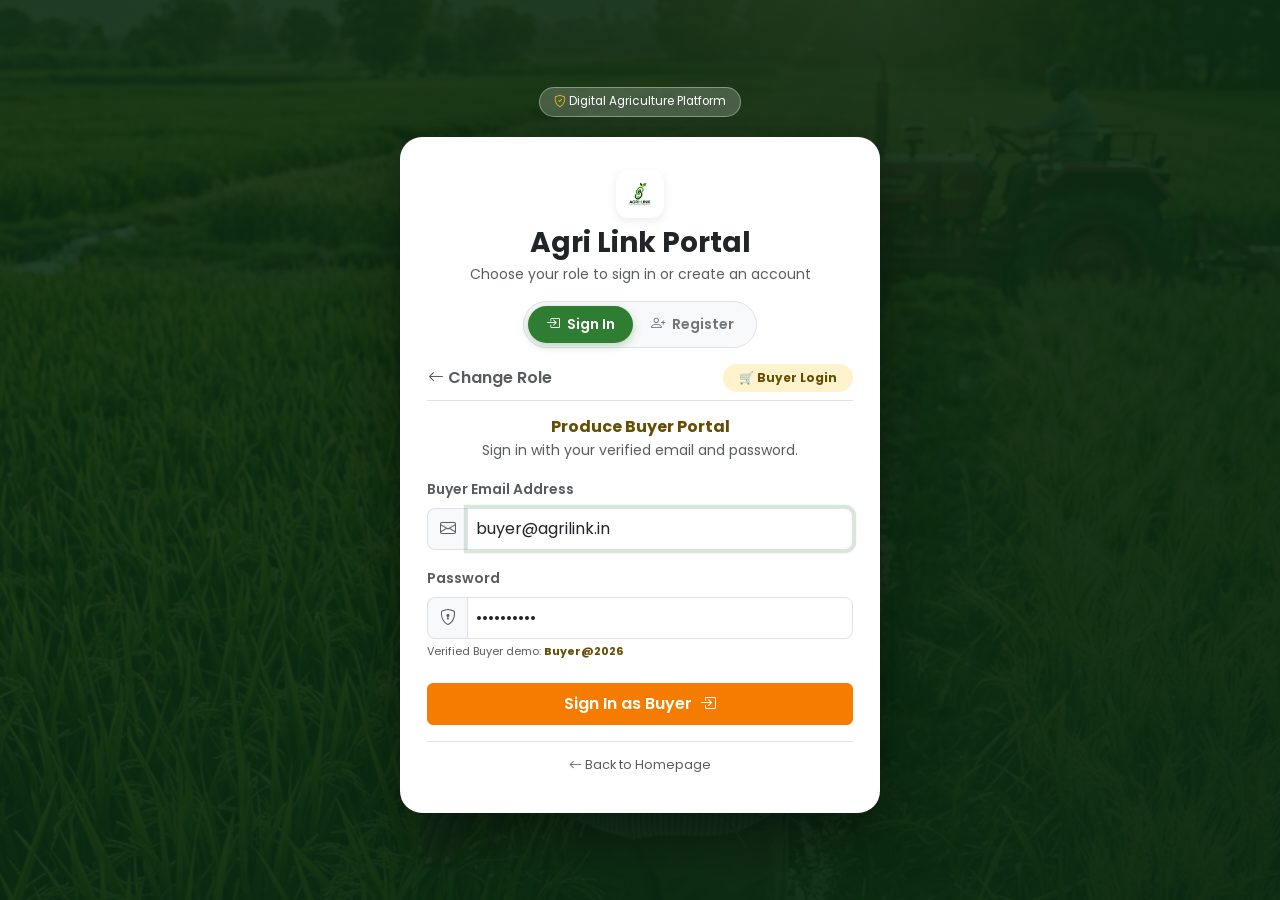
<file: frontend/buyer_dashboard.html>
<!DOCTYPE html>
<html lang="en">

<head>
    <meta charset="UTF-8">
    <meta name="viewport" content="width=device-width, initial-scale=1.0">
    <title>Buyer Dashboard — Agri Link</title>
    <meta name="description" content="Agri Link Agricultural Produce Buyer Dashboard — source fresh crops direct from verified farmers, track orders, manage payments and chats.">
    <!-- Google Fonts -->
    <link rel="preconnect" href="https://fonts.googleapis.com">
    <link rel="preconnect" href="https://fonts.gstatic.com" crossorigin>
    <link href="https://fonts.googleapis.com/css2?family=Inter:wght@400;500;600;700&family=Poppins:wght@500;600;700&display=swap" rel="stylesheet">
    <!-- Bootstrap 5 CSS -->
    <link href="https://cdn.jsdelivr.net/npm/bootstrap@5.3.2/dist/css/bootstrap.min.css" rel="stylesheet">
    <!-- Bootstrap Icons -->
    <link href="https://cdn.jsdelivr.net/npm/bootstrap-icons@1.11.2/font/bootstrap-icons.min.css" rel="stylesheet">
    <!-- Dashboard Role Badge CSS -->
    <link rel="stylesheet" href="css/role-badge.css">
    <style>
        :root {
            --primary-green: #2E7D32;
            --primary-dark: #1B5E20;
            --dark-green: #0A2A12;
            --light-green-accent: #E8F5E9;
            --accent-mint: #A5D6A7;
            --accent-yellow: #FFB300;
            --accent-orange: #F57C00;
            --light-bg: #F8F9FA;
            --card-shadow: 0 4px 16px rgba(0, 0, 0, 0.06);
            --card-shadow-hover: 0 8px 24px rgba(46, 125, 50, 0.14);
        }
        body {
            background-color: var(--light-bg);
            font-family: 'Inter', sans-serif;
            color: #2D3748;
        }
        h1, h2, h3, h4, h5, h6 {
            font-family: 'Poppins', sans-serif;
        }
        
        /* SIDEBAR */
        .sidebar {
            width: 270px;
            background-color: var(--dark-green);
            height: 100vh;
            overflow-y: auto;
            color: white;
            position: fixed;
            top: 0;
            left: 0;
            padding: 24px 16px;
            z-index: 100;
            box-shadow: 4px 0 16px rgba(0,0,0,0.15);
            display: flex;
            flex-direction: column;
        }
        .sidebar-brand {
            display: flex;
            align-items: center;
            gap: 12px;
            margin-bottom: 24px;
            padding-left: 8px;
        }
        .sidebar-brand img {
            height: 44px;
            background: white;
            padding: 4px;
            border-radius: 10px;
        }
        .sidebar-role-badge {
            display: inline-block;
            background: #FFB300;
            color: #1A202C;
            font-weight: 700;
            font-size: 0.73rem;
            letter-spacing: 0.5px;
            text-transform: uppercase;
            padding: 3px 10px;
            border-radius: 12px;
            margin-top: 4px;
            box-shadow: 0 2px 6px rgba(255, 179, 0, 0.35);
        }
        .nav-menu {
            list-style: none;
            padding: 0;
            margin: 0;
            flex-grow: 1;
        }
        .nav-item-db { margin-bottom: 3px; }
        .nav-link-db {
            color: #C8E6C9;
            display: flex;
            align-items: center;
            gap: 12px;
            padding: 11px 16px;
            border-radius: 12px;
            text-decoration: none;
            font-weight: 500;
            font-size: 0.93rem;
            transition: all 0.2s ease;
            cursor: pointer;
        }
        .nav-link-db i {
            font-size: 1.15rem;
            width: 22px;
            text-align: center;
        }
        .nav-link-db:hover {
            background-color: rgba(46, 125, 50, 0.28);
            color: white;
            transform: translateX(3px);
        }
        .nav-link-db.active {
            background-color: var(--primary-green);
            color: white;
            font-weight: 600;
            box-shadow: 0 4px 12px rgba(46, 125, 50, 0.35);
        }
        .sidebar-badge {
            font-size: 0.72rem;
            padding: 2px 8px;
            border-radius: 10px;
            margin-left: auto;
        }

        /* MAIN CONTENT AREA */
        .main-content {
            margin-left: 270px;
            padding: 28px 36px;
            min-height: 100vh;
        }
        @media (max-width: 991px) {
            .sidebar {
                transform: translateX(-100%);
                transition: transform 0.3s ease;
            }
            .sidebar.mobile-open {
                transform: translateX(0);
            }
            .main-content {
                margin-left: 0;
                padding: 16px;
            }
        }

        /* TOP BAR & WEATHER */
        .topbar-container {
            display: flex;
            justify-content: space-between;
            align-items: center;
            margin-bottom: 24px;
            flex-wrap: wrap;
            gap: 16px;
        }
        .weather-card {
            background: white;
            border-radius: 16px;
            padding: 12px 20px;
            box-shadow: var(--card-shadow);
            border: 1px solid rgba(0,0,0,0.04);
            display: flex;
            align-items: center;
            gap: 14px;
        }

        /* KPI STAT CARDS */
        .stat-card {
            background: white;
            border-radius: 16px;
            padding: 22px;
            box-shadow: var(--card-shadow);
            border: 1px solid rgba(0,0,0,0.03);
            transition: transform 0.2s ease, box-shadow 0.2s ease;
            height: 100%;
        }
        .stat-card:hover {
            transform: translateY(-3px);
            box-shadow: var(--card-shadow-hover);
        }
        .stat-icon {
            width: 48px;
            height: 48px;
            border-radius: 12px;
            display: flex;
            align-items: center;
            justify-content: center;
            font-size: 22px;
        }

        /* CROP CARDS */
        .crop-card {
            background: white;
            border-radius: 16px;
            overflow: hidden;
            border: 1px solid #EAEAEA;
            box-shadow: var(--card-shadow);
            transition: all 0.25s ease;
            display: flex;
            flex-direction: column;
            height: 100%;
            position: relative;
        }
        .crop-card:hover {
            border-color: var(--primary-green);
            transform: translateY(-4px);
            box-shadow: var(--card-shadow-hover);
        }
        .crop-img-wrapper {
            position: relative;
            height: 175px;
            overflow: hidden;
            background: #E8F5E9;
        }
        .crop-img-wrapper img {
            width: 100%;
            height: 100%;
            object-fit: cover;
            transition: transform 0.35s ease;
        }
        .crop-card:hover .crop-img-wrapper img {
            transform: scale(1.05);
        }
        .crop-badge {
            position: absolute;
            top: 12px;
            left: 12px;
            background: rgba(10, 42, 18, 0.85);
            backdrop-filter: blur(4px);
            color: white;
            font-size: 0.72rem;
            font-weight: 600;
            padding: 4px 10px;
            border-radius: 20px;
        }
        .wishlist-btn-card {
            position: absolute;
            top: 12px;
            right: 12px;
            width: 34px;
            height: 34px;
            border-radius: 50%;
            background: white;
            border: none;
            display: flex;
            align-items: center;
            justify-content: center;
            color: #718096;
            box-shadow: 0 2px 8px rgba(0,0,0,0.15);
            transition: all 0.2s ease;
            cursor: pointer;
            z-index: 2;
        }
        .wishlist-btn-card:hover {
            color: #E53E3E;
            transform: scale(1.1);
        }
        .wishlist-btn-card.active {
            color: #E53E3E;
            background: #FFF5F5;
        }
        .crop-price-tag {
            background: #E8F5E9;
            color: var(--primary-green);
            font-weight: 700;
            font-size: 1.18rem;
            padding: 4px 10px;
            border-radius: 8px;
            display: inline-block;
        }

        /* TIMELINE STEPPER FOR ORDER TRACKING */
        .order-stepper {
            display: flex;
            justify-content: space-between;
            position: relative;
            margin: 28px 0;
        }
        .order-stepper::before {
            content: '';
            position: absolute;
            top: 20px;
            left: 30px;
            right: 30px;
            height: 4px;
            background: #E2E8F0;
            z-index: 1;
        }
        .order-stepper-progress {
            position: absolute;
            top: 20px;
            left: 30px;
            height: 4px;
            background: var(--primary-green);
            z-index: 2;
            transition: width 0.4s ease;
        }
        .step-node {
            position: relative;
            z-index: 3;
            text-align: center;
            width: 120px;
        }
        .step-circle {
            width: 42px;
            height: 42px;
            border-radius: 50%;
            background: white;
            border: 3px solid #CBD5E0;
            display: flex;
            align-items: center;
            justify-content: center;
            margin: 0 auto 10px;
            font-weight: 700;
            font-size: 1rem;
            color: #718096;
            transition: all 0.25s ease;
        }
        .step-node.completed .step-circle {
            background: var(--primary-green);
            border-color: var(--primary-green);
            color: white;
        }
        .step-node.active .step-circle {
            border-color: var(--primary-green);
            color: var(--primary-green);
            box-shadow: 0 0 0 4px rgba(46, 125, 50, 0.2);
        }
        .step-title {
            font-size: 0.82rem;
            font-weight: 600;
            color: #4A5568;
            margin-bottom: 2px;
        }
        .step-time {
            font-size: 0.72rem;
            color: #A0AEC0;
        }

        /* CHAT UI */
        .chat-container {
            display: flex;
            height: calc(100vh - 200px);
            min-height: 520px;
            background: white;
            border-radius: 16px;
            box-shadow: var(--card-shadow);
            border: 1px solid #E2E8F0;
            overflow: hidden;
        }
        .chat-sidebar {
            width: 320px;
            min-width: 320px;
            background: #FAFAFA;
            border-right: 1px solid #E2E8F0;
            display: flex;
            flex-direction: column;
        }
        .chat-contact-list {
            overflow-y: auto;
            flex: 1;
        }
        .chat-contact-item {
            padding: 14px 18px;
            cursor: pointer;
            border-bottom: 1px solid #EDF2F7;
            transition: all 0.15s ease;
        }
        .chat-contact-item:hover, .chat-contact-item.active {
            background: #E8F5E9;
            border-left: 4px solid var(--primary-green);
        }
        .chat-main {
            flex: 1;
            display: flex;
            flex-direction: column;
            background: white;
        }
        .chat-messages-area {
            flex: 1;
            overflow-y: auto;
            padding: 24px;
            background: #F8FAF9;
        }

        /* DASHBOARD PANELS */
        .dashboard-panel { display: none; }
        .dashboard-panel.active { display: block; animation: fadeIn 0.2s ease-in-out; }
        @keyframes fadeIn {
            from { opacity: 0; transform: translateY(6px); }
            to { opacity: 1; transform: translateY(0); }
        }

        /* TABLE STYLES */
        .table-custom th {
            font-weight: 600;
            color: #4A5568;
            font-size: 0.82rem;
            text-transform: uppercase;
            letter-spacing: 0.5px;
            border-top: none;
            background: #F7FAFC;
        }
        .table-custom td {
            vertical-align: middle;
            font-size: 0.9rem;
        }
        
        /* STAR RATING */
        .star-rating i {
            color: #FFB300;
            font-size: 1.1rem;
        }
        .interactive-star {
            font-size: 1.8rem;
            color: #E2E8F0;
            cursor: pointer;
            transition: color 0.15s ease;
        }
        .interactive-star.active, .interactive-star:hover {
            color: #FFB300;
        }
    </style>
</head>

<body>

    <!-- ==========================================
         SIDEBAR NAVIGATION (13 ITEMS)
         ========================================== -->
    <div class="sidebar" id="buyerSidebar">
        <div class="sidebar-brand">
            <img src="images/logo.png" alt="Agri Link Logo">
            <div>
                <span class="fw-bold fs-5 d-block text-white lh-1">Agri Link</span>
                <dashboard-role-badge role="buyer">
                    <span class="sidebar-role-badge sidebar-role-badge--buyer" role="status" aria-label="BUYER DASHBOARD">
                        <span class="role-badge-icon" aria-hidden="true">🛒</span>
                        <span class="role-badge-text">BUYER DASHBOARD</span>
                    </span>
                </dashboard-role-badge>
            </div>
        </div>

        <ul class="nav-menu">
            <li class="nav-item-db">
                <a class="nav-link-db active" data-target="overview">
                    <i class="bi bi-grid-fill"></i>
                    <span>Dashboard</span>
                </a>
            </li>
            <li class="nav-item-db">
                <a class="nav-link-db" data-target="marketplace">
                    <i class="bi bi-shop"></i>
                    <span>Browse Marketplace</span>
                </a>
            </li>
            <li class="nav-item-db">
                <a class="nav-link-db" data-target="orders">
                    <i class="bi bi-bag-check-fill"></i>
                    <span>My Orders</span>
                    <span class="badge bg-success sidebar-badge" id="badge-orders-count">0</span>
                </a>
            </li>
            <li class="nav-item-db">
                <a class="nav-link-db" data-target="wishlist">
                    <i class="bi bi-heart-fill text-danger"></i>
                    <span>Wishlist</span>
                    <span class="badge bg-warning text-dark sidebar-badge" id="badge-wishlist-count">0</span>
                </a>
            </li>
            <li class="nav-item-db">
                <a class="nav-link-db" data-target="tracking">
                    <i class="bi bi-geo-alt-fill"></i>
                    <span>Order Tracking</span>
                </a>
            </li>
            <li class="nav-item-db">
                <a class="nav-link-db" data-target="payments">
                    <i class="bi bi-credit-card-fill"></i>
                    <span>Payments</span>
                </a>
            </li>
            <li class="nav-item-db">
                <a class="nav-link-db" data-target="reviews">
                    <i class="bi bi-star-fill text-warning"></i>
                    <span>Reviews</span>
                </a>
            </li>
            <li class="nav-item-db">
                <a class="nav-link-db" data-target="chat">
                    <i class="bi bi-chat-dots-fill"></i>
                    <span>Chat with Farmers</span>
                </a>
            </li>
            <li class="nav-item-db">
                <a class="nav-link-db" data-target="notifications">
                    <i class="bi bi-bell-fill"></i>
                    <span>Notifications</span>
                    <span class="badge bg-danger sidebar-badge" id="badge-notif-count">0</span>
                </a>
            </li>
            <li class="nav-item-db">
                <a class="nav-link-db" data-target="profile">
                    <i class="bi bi-person-bounding-box"></i>
                    <span>Profile</span>
                </a>
            </li>
            <li class="nav-item-db">
                <a class="nav-link-db" data-target="settings">
                    <i class="bi bi-gear-fill"></i>
                    <span>Settings</span>
                </a>
            </li>
            <li class="nav-item-db">
                <a class="nav-link-db" data-target="help">
                    <i class="bi bi-question-circle-fill"></i>
                    <span>Help & Support</span>
                </a>
            </li>
            <li class="nav-item-db mt-3 pt-2 border-top border-secondary">
                <a href="javascript:void(0)" id="buyer-logout-btn" class="nav-link-db text-danger">
                    <i class="bi bi-box-arrow-left"></i>
                    <span>Logout</span>
                </a>
            </li>
        </ul>
    </div>

    <!-- ==========================================
         MAIN DASHBOARD WORKSPACE
         ========================================== -->
    <div class="main-content">
        <!-- TOP ROW BAR -->
        <div class="topbar-container">
            <div>
                <button class="btn btn-outline-success d-lg-none me-2 rounded-circle" id="sidebarToggleBtn">
                    <i class="bi bi-list"></i>
                </button>
                <h2 class="fw-bold mb-1 text-dark" id="buyer-welcome-heading">Welcome back, Buyer 👋</h2>
                <p class="text-muted mb-0 small" id="panel-welcome-subtitle">Here is your verified farm food sourcing summary.</p>
            </div>

            <div class="d-flex align-items-center gap-3">
                <button class="btn btn-success rounded-pill px-3 py-2 fw-semibold d-none d-md-flex align-items-center gap-2 select-tab-trigger" data-target="marketplace">
                    <i class="bi bi-shop"></i> Source Crops Now
                </button>

                <div class="weather-card">
                    <div class="fs-2 text-warning" id="weather-icon"><i class="bi bi-sun-fill"></i></div>
                    <div>
                        <h5 class="fw-bold mb-0" id="weather-temp">29°C</h5>
                        <small class="text-muted" id="weather-desc">Sunny, Chennai</small>
                    </div>
                    <div class="border-start ps-3 ms-2 text-end d-none d-sm-block">
                        <p class="fw-bold mb-0 small" id="live-date">12 May 2026</p>
                        <small class="text-muted" id="live-time">10:45 AM</small>
                    </div>
                </div>
            </div>
        </div>

        <!-- ==========================================
             PANEL 1: DASHBOARD (OVERVIEW)
             ========================================== -->
        <div id="panel-overview" class="dashboard-panel active">
            <!-- 4 KEY KPI CARDS -->
            <div class="row g-4 mb-4">
                <div class="col-sm-6 col-xl-3">
                    <div class="stat-card">
                        <div class="d-flex justify-content-between align-items-center mb-3">
                            <span class="text-muted small fw-semibold">Active Orders</span>
                            <div class="stat-icon bg-success-subtle text-success">
                                <i class="bi bi-bag-check-fill"></i>
                            </div>
                        </div>
                        <h2 class="fw-bold mb-1" id="stat-active-orders">0</h2>
                        <span class="badge bg-success-subtle text-success">Live Logistics</span>
                    </div>
                </div>

                <div class="col-sm-6 col-xl-3">
                    <div class="stat-card">
                        <div class="d-flex justify-content-between align-items-center mb-3">
                            <span class="text-muted small fw-semibold">Total Sourced</span>
                            <div class="stat-icon bg-primary-subtle text-primary">
                                <i class="bi bi-truck"></i>
                            </div>
                        </div>
                        <h2 class="fw-bold mb-1" id="stat-total-sourced">0 kg</h2>
                        <span class="badge bg-primary-subtle text-primary">Delivered Volume</span>
                    </div>
                </div>

                <div class="col-sm-6 col-xl-3">
                    <div class="stat-card">
                        <div class="d-flex justify-content-between align-items-center mb-3">
                            <span class="text-muted small fw-semibold">Total Payments</span>
                            <div class="stat-icon bg-warning-subtle text-warning-emphasis">
                                <i class="bi bi-currency-rupee"></i>
                            </div>
                        </div>
                        <h2 class="fw-bold mb-1" id="stat-total-payments">₹ 0</h2>
                        <span class="badge bg-warning-subtle text-warning-emphasis">Escrow Protected</span>
                    </div>
                </div>

                <div class="col-sm-6 col-xl-3">
                    <div class="stat-card">
                        <div class="d-flex justify-content-between align-items-center mb-3">
                            <span class="text-muted small fw-semibold">Live Marketplace Crops</span>
                            <div class="stat-icon bg-info-subtle text-info">
                                <i class="bi bi-shop-window"></i>
                            </div>
                        </div>
                        <h2 class="fw-bold mb-1" id="stat-available-crops">0</h2>
                        <span class="badge bg-info-subtle text-info">Direct From Farms</span>
                    </div>
                </div>
            </div>

            <!-- QUICK ACTION SHORTCUTS -->
            <div class="row g-3 mb-4">
                <div class="col-md-3 col-6">
                    <button class="btn btn-outline-success w-100 py-3 rounded-4 fw-semibold text-start d-flex align-items-center gap-3 bg-white shadow-sm select-tab-trigger" data-target="marketplace">
                        <i class="bi bi-search fs-3 text-success"></i>
                        <div>
                            <div class="text-dark fw-bold">Browse Catalog</div>
                            <small class="text-muted">Explore regional crops</small>
                        </div>
                    </button>
                </div>
                <div class="col-md-3 col-6">
                    <button class="btn btn-outline-success w-100 py-3 rounded-4 fw-semibold text-start d-flex align-items-center gap-3 bg-white shadow-sm select-tab-trigger" data-target="tracking">
                        <i class="bi bi-geo-alt-fill fs-3 text-primary"></i>
                        <div>
                            <div class="text-dark fw-bold">Track Shipment</div>
                            <small class="text-muted">Live dispatch tracker</small>
                        </div>
                    </button>
                </div>
                <div class="col-md-3 col-6">
                    <button class="btn btn-outline-success w-100 py-3 rounded-4 fw-semibold text-start d-flex align-items-center gap-3 bg-white shadow-sm select-tab-trigger" data-target="wishlist">
                        <i class="bi bi-heart-fill fs-3 text-danger"></i>
                        <div>
                            <div class="text-dark fw-bold">Saved Wishlist</div>
                            <small class="text-muted">Quick order favorites</small>
                        </div>
                    </button>
                </div>
                <div class="col-md-3 col-6">
                    <button class="btn btn-outline-success w-100 py-3 rounded-4 fw-semibold text-start d-flex align-items-center gap-3 bg-white shadow-sm select-tab-trigger" data-target="chat">
                        <i class="bi bi-chat-dots-fill fs-3 text-warning"></i>
                        <div>
                            <div class="text-dark fw-bold">Farmer Chat</div>
                            <small class="text-muted">Negotiate & inquire</small>
                        </div>
                    </button>
                </div>
            </div>

            <!-- TWO COLUMN SECTION: RECENT ORDERS & MARKETPLACE HIGHLIGHTS -->
            <div class="row g-4">
                <!-- Recent Orders -->
                <div class="col-lg-7">
                    <div class="bg-white rounded-4 shadow-sm p-4 border border-light h-100">
                        <div class="d-flex justify-content-between align-items-center mb-3">
                            <h5 class="fw-bold text-dark mb-0">
                                <i class="bi bi-clock-history text-success me-2"></i>Recent Sourcing Orders
                            </h5>
                            <a href="javascript:void(0)" class="text-success small fw-semibold text-decoration-none select-tab-trigger" data-target="orders">View All Orders &rarr;</a>
                        </div>
                        <div class="table-responsive">
                            <table class="table table-custom table-hover align-middle mb-0">
                                <thead>
                                    <tr>
                                        <th>Order ID</th>
                                        <th>Crop</th>
                                        <th>Farmer</th>
                                        <th>Quantity</th>
                                        <th>Amount</th>
                                        <th>Status</th>
                                        <th>Action</th>
                                    </tr>
                                </thead>
                                <tbody id="dashboard-recent-orders-body">
                                    <tr>
                                        <td colspan="7" class="text-center py-4 text-muted">
                                            <span class="spinner-border spinner-border-sm text-success me-2"></span>Loading orders...
                                        </td>
                                    </tr>
                                </tbody>
                            </table>
                        </div>
                    </div>
                </div>

                <!-- Marketplace Highlights -->
                <div class="col-lg-5">
                    <div class="bg-white rounded-4 shadow-sm p-4 border border-light h-100">
                        <div class="d-flex justify-content-between align-items-center mb-3">
                            <h5 class="fw-bold text-dark mb-0">
                                <i class="bi bi-stars text-warning me-2"></i>Fresh Farm Arrivals
                            </h5>
                            <a href="javascript:void(0)" class="text-success small fw-semibold text-decoration-none select-tab-trigger" data-target="marketplace">Marketplace &rarr;</a>
                        </div>
                        <div class="d-flex flex-column gap-3" id="dashboard-crop-highlights">
                            <div class="text-center py-4 text-muted">
                                <span class="spinner-border spinner-border-sm text-success me-2"></span>Loading fresh crops...
                            </div>
                        </div>
                    </div>
                </div>
            </div>
        </div>

        <!-- ==========================================
             PANEL 2: BROWSE MARKETPLACE
             ========================================== -->
        <div id="panel-marketplace" class="dashboard-panel">
            <!-- Search & Filters Header -->
            <div class="bg-white rounded-4 shadow-sm p-4 mb-4 border border-light">
                <div class="row g-3 align-items-center">
                    <div class="col-lg-4 col-md-6">
                        <div class="input-group">
                            <span class="input-group-text bg-light border-end-0 rounded-start-pill text-muted">
                                <i class="bi bi-search"></i>
                            </span>
                            <input type="text" id="marketplace-search-input" class="form-control bg-light border-start-0 rounded-end-pill" placeholder="Search crops (e.g. Paddy, Banana, Onion)...">
                        </div>
                    </div>
                    <div class="col-lg-3 col-md-6">
                        <select id="marketplace-location-filter" class="form-select rounded-pill bg-light">
                            <option value="">All Farm Locations</option>
                            <option value="Coimbatore">Coimbatore, TN</option>
                            <option value="Tiruppur">Tiruppur, TN</option>
                            <option value="Salem">Salem, TN</option>
                            <option value="Erode">Erode, TN</option>
                            <option value="Namakkal">Namakkal, TN</option>
                            <option value="Pollachi">Pollachi, TN</option>
                            <option value="Dindigul">Dindigul, TN</option>
                        </select>
                    </div>
                    <div class="col-lg-3 col-md-6">
                        <select id="marketplace-price-filter" class="form-select rounded-pill bg-light">
                            <option value="">All Price Ranges</option>
                            <option value="0-30">Under ₹30 / unit</option>
                            <option value="30-50">₹30 to ₹50 / unit</option>
                            <option value="50-200">Above ₹50 / unit</option>
                        </select>
                    </div>
                    <div class="col-lg-2 col-md-6">
                        <button class="btn btn-success w-100 rounded-pill fw-semibold" id="marketplace-filter-btn">
                            <i class="bi bi-funnel-fill me-1"></i> Apply Filter
                        </button>
                    </div>
                </div>
            </div>

            <!-- Crops Catalog Grid -->
            <div class="row g-4" id="marketplace-crops-grid">
                <div class="col-12 text-center py-5">
                    <span class="spinner-border text-success" role="status"></span>
                    <p class="text-muted mt-2">Fetching fresh harvest listings from registered farmers...</p>
                </div>
            </div>
        </div>

        <!-- ==========================================
             PANEL 3: MY ORDERS
             ========================================== -->
        <div id="panel-orders" class="dashboard-panel">
            <div class="bg-white rounded-4 shadow-sm p-4 border border-light mb-4">
                <div class="d-flex justify-content-between align-items-center flex-wrap gap-2 mb-4">
                    <div>
                        <h4 class="fw-bold mb-1">My Sourcing Orders</h4>
                        <p class="text-muted small mb-0">Track status, download invoices and manage farm deliveries.</p>
                    </div>
                    <!-- Order Filter Tabs -->
                    <div class="btn-group" role="group" id="orders-filter-group">
                        <button type="button" class="btn btn-sm btn-outline-success active" data-status="all">All</button>
                        <button type="button" class="btn btn-sm btn-outline-success" data-status="PENDING">Pending</button>
                        <button type="button" class="btn btn-sm btn-outline-success" data-status="CONFIRMED">Confirmed</button>
                        <button type="button" class="btn btn-sm btn-outline-success" data-status="SHIPPED">In Transit</button>
                        <button type="button" class="btn btn-sm btn-outline-success" data-status="DELIVERED">Delivered</button>
                    </div>
                </div>

                <div class="table-responsive">
                    <table class="table table-custom table-hover align-middle mb-0">
                        <thead>
                            <tr>
                                <th>Order ID</th>
                                <th>Crop & Variety</th>
                                <th>Farmer Contact</th>
                                <th>Quantity</th>
                                <th>Total Price</th>
                                <th>Status</th>
                                <th>Date Placed</th>
                                <th>Actions</th>
                            </tr>
                        </thead>
                        <tbody id="orders-table-body">
                            <tr>
                                <td colspan="8" class="text-center py-5 text-muted">
                                    <span class="spinner-border text-success spinner-border-sm me-2"></span>Loading your orders...
                                </td>
                            </tr>
                        </tbody>
                    </table>
                </div>
            </div>
        </div>

        <!-- ==========================================
             PANEL 4: WISHLIST
             ========================================== -->
        <div id="panel-wishlist" class="dashboard-panel">
            <div class="bg-white rounded-4 shadow-sm p-4 border border-light mb-4">
                <div class="d-flex justify-content-between align-items-center mb-4">
                    <div>
                        <h4 class="fw-bold mb-1"><i class="bi bi-heart-fill text-danger me-2"></i>My Saved Wishlist</h4>
                        <p class="text-muted small mb-0">Quickly place bulk orders for your bookmarked crops.</p>
                    </div>
                    <button class="btn btn-sm btn-outline-success rounded-pill px-3 select-tab-trigger" data-target="marketplace">
                        <i class="bi bi-plus-circle me-1"></i> Browse More Crops
                    </button>
                </div>

                <div class="row g-4" id="wishlist-crops-grid">
                    <div class="col-12 text-center py-5 text-muted">
                        <span class="spinner-border text-success spinner-border-sm me-2"></span>Loading saved wishlist...
                    </div>
                </div>
            </div>
        </div>

        <!-- ==========================================
             PANEL 5: ORDER TRACKING
             ========================================== -->
        <div id="panel-tracking" class="dashboard-panel">
            <div class="bg-white rounded-4 shadow-sm p-4 border border-light mb-4">
                <div class="d-flex justify-content-between align-items-center flex-wrap gap-2 mb-4 pb-3 border-bottom">
                    <div>
                        <h4 class="fw-bold mb-1"><i class="bi bi-geo-alt-fill text-primary me-2"></i>Live Shipment Tracking</h4>
                        <p class="text-muted small mb-0">Real-time status updates from farm dispatch to warehouse delivery.</p>
                    </div>
                    <div>
                        <select id="tracking-order-select" class="form-select rounded-pill">
                            <option value="">Select an active order to track...</option>
                        </select>
                    </div>
                </div>

                <div id="tracking-details-wrapper">
                    <!-- Stepper Bar -->
                    <div class="order-stepper" id="tracking-stepper">
                        <div class="order-stepper-progress" style="width: 50%;"></div>
                        <div class="step-node completed">
                            <div class="step-circle"><i class="bi bi-check-lg"></i></div>
                            <div class="step-title">Order Placed</div>
                            <div class="step-time">Confirmed</div>
                        </div>
                        <div class="step-node completed">
                            <div class="step-circle"><i class="bi bi-check-lg"></i></div>
                            <div class="step-title">Farmer Verified</div>
                            <div class="step-time">Harvest Ready</div>
                        </div>
                        <div class="step-node active">
                            <div class="step-circle"><i class="bi bi-truck"></i></div>
                            <div class="step-title">In Transit</div>
                            <div class="step-time">On Route</div>
                        </div>
                        <div class="step-node">
                            <div class="step-circle"><i class="bi bi-geo"></i></div>
                            <div class="step-title">Out for Delivery</div>
                            <div class="step-time">Local Hub</div>
                        </div>
                        <div class="step-node">
                            <div class="step-circle"><i class="bi bi-house-check"></i></div>
                            <div class="step-title">Delivered</div>
                            <div class="step-time">Pending</div>
                        </div>
                    </div>

                    <!-- Tracking Card Meta -->
                    <div class="row g-4 mt-2">
                        <div class="col-md-6">
                            <div class="p-3 bg-light rounded-4 border">
                                <h6 class="fw-bold text-dark mb-3"><i class="bi bi-box-seam text-success me-2"></i>Consignment Details</h6>
                                <div class="d-flex justify-content-between mb-2 small">
                                    <span class="text-muted">Crop:</span>
                                    <strong id="tracking-crop-name">—</strong>
                                </div>
                                <div class="d-flex justify-content-between mb-2 small">
                                    <span class="text-muted">Volume / Units:</span>
                                    <strong id="tracking-quantity">—</strong>
                                </div>
                                <div class="d-flex justify-content-between mb-2 small">
                                    <span class="text-muted">Consignment Amount:</span>
                                    <strong id="tracking-amount" class="text-success">—</strong>
                                </div>
                                <div class="d-flex justify-content-between small">
                                    <span class="text-muted">Estimated Arrival:</span>
                                    <strong class="text-primary">Within 24-48 Hours</strong>
                                </div>
                            </div>
                        </div>

                        <div class="col-md-6">
                            <div class="p-3 bg-light rounded-4 border">
                                <h6 class="fw-bold text-dark mb-3"><i class="bi bi-person-badge text-success me-2"></i>Farmer Dispatcher</h6>
                                <div class="d-flex justify-content-between mb-2 small">
                                    <span class="text-muted">Farmer:</span>
                                    <strong id="tracking-farmer-name">—</strong>
                                </div>
                                <div class="d-flex justify-content-between mb-2 small">
                                    <span class="text-muted">Farm Origin:</span>
                                    <strong id="tracking-farmer-loc">—</strong>
                                </div>
                                <div class="d-flex justify-content-between mb-3 small">
                                    <span class="text-muted">Contact Support:</span>
                                    <strong id="tracking-farmer-phone">+91 98421 99881</strong>
                                </div>
                                <div class="d-flex gap-2">
                                    <a href="tel:9842199881" class="btn btn-sm btn-outline-success flex-grow-1 rounded-pill" id="tracking-call-farmer-btn">
                                        <i class="bi bi-telephone-fill me-1"></i> Call Farmer
                                    </a>
                                    <button class="btn btn-sm btn-success flex-grow-1 rounded-pill select-tab-trigger" data-target="chat">
                                        <i class="bi bi-chat-dots-fill me-1"></i> Open Chat
                                    </button>
                                </div>
                            </div>
                        </div>
                    </div>
                </div>
            </div>
        </div>

        <!-- ==========================================
             PANEL 6: PAYMENTS (ESCROW LEDGER)
             ========================================== -->
        <div id="panel-payments" class="dashboard-panel">
            <div class="row g-4 mb-4">
                <div class="col-md-4">
                    <div class="stat-card">
                        <span class="text-muted small">Total Sourcing Expenditure</span>
                        <h3 class="fw-bold text-dark mt-2 mb-1" id="payment-total-spend">₹ 0</h3>
                        <span class="badge bg-success-subtle text-success">Verified Transactions</span>
                    </div>
                </div>
                <div class="col-md-4">
                    <div class="stat-card">
                        <span class="text-muted small">Active in Escrow</span>
                        <h3 class="fw-bold text-warning-emphasis mt-2 mb-1" id="payment-in-escrow">₹ 0</h3>
                        <span class="badge bg-warning-subtle text-warning-emphasis">Protected Pending Delivery</span>
                    </div>
                </div>
                <div class="col-md-4">
                    <div class="stat-card">
                        <span class="text-muted small">Discharged to Farmers</span>
                        <h3 class="fw-bold text-primary mt-2 mb-1" id="payment-released">₹ 0</h3>
                        <span class="badge bg-primary-subtle text-primary">Completed Orders</span>
                    </div>
                </div>
            </div>

            <div class="bg-white rounded-4 shadow-sm p-4 border border-light">
                <div class="d-flex justify-content-between align-items-center mb-4">
                    <h5 class="fw-bold mb-0"><i class="bi bi-shield-check text-success me-2"></i>Agri Link Escrow Ledger</h5>
                    <span class="badge bg-success-subtle text-success px-3 py-2 rounded-pill small">
                        <i class="bi bi-lock-fill me-1"></i>100% Escrow Protection Active
                    </span>
                </div>

                <div class="table-responsive">
                    <table class="table table-custom table-hover align-middle mb-0">
                        <thead>
                            <tr>
                                <th>Transaction Ref</th>
                                <th>Order Ref</th>
                                <th>Crop Detail</th>
                                <th>Payee Farmer</th>
                                <th>Amount</th>
                                <th>Payment Method</th>
                                <th>Escrow Status</th>
                                <th>Receipt</th>
                            </tr>
                        </thead>
                        <tbody id="payments-ledger-body">
                            <tr>
                                <td colspan="8" class="text-center py-4 text-muted">
                                    <span class="spinner-border spinner-border-sm text-success me-2"></span>Loading ledger transactions...
                                </td>
                            </tr>
                        </tbody>
                    </table>
                </div>
            </div>
        </div>

        <!-- ==========================================
             PANEL 7: REVIEWS & FEEDBACK
             ========================================== -->
        <div id="panel-reviews" class="dashboard-panel">
            <div class="bg-white rounded-4 shadow-sm p-4 border border-light mb-4">
                <div class="d-flex justify-content-between align-items-center flex-wrap gap-2 mb-4 pb-3 border-bottom">
                    <div>
                        <h4 class="fw-bold mb-1"><i class="bi bi-star-fill text-warning me-2"></i>Farmer Produce Feedback</h4>
                        <p class="text-muted small mb-0">Rate the quality of crops delivered and leave feedback for verified producers.</p>
                    </div>
                    <button class="btn btn-success rounded-pill px-4 fw-semibold" data-bs-toggle="modal" data-bs-target="#writeReviewModal">
                        <i class="bi bi-pencil-square me-1"></i> Write a Review
                    </button>
                </div>

                <div class="row g-4" id="reviews-list-container">
                    <div class="col-12 text-center py-5 text-muted">
                        <span class="spinner-border text-success spinner-border-sm me-2"></span>Loading reviews...
                    </div>
                </div>
            </div>
        </div>

        <!-- ==========================================
             PANEL 8: CHAT WITH FARMERS
             ========================================== -->
        <div id="panel-chat" class="dashboard-panel">
            <div class="chat-container">
                <!-- Farmer Contact List Sidebar -->
                <div class="chat-sidebar">
                    <div class="p-3 border-bottom bg-white">
                        <div class="input-group">
                            <span class="input-group-text bg-light border-end-0 text-muted"><i class="bi bi-search"></i></span>
                            <input type="text" id="chat-search-farmer" class="form-control bg-light border-start-0" placeholder="Search farmers...">
                        </div>
                    </div>
                    <div class="chat-contact-list" id="chat-farmer-list">
                        <div class="text-center py-4 text-muted small">
                            <span class="spinner-border spinner-border-sm text-success me-2"></span>Loading farmer conversations...
                        </div>
                    </div>
                </div>

                <!-- Main Chat Messages Area -->
                <div class="chat-main">
                    <!-- Chat Header -->
                    <div class="p-3 border-bottom d-flex justify-content-between align-items-center bg-white" id="chat-header">
                        <div class="d-flex align-items-center gap-3">
                            <div class="bg-success text-white rounded-circle d-flex align-items-center justify-content-center fw-bold" style="width: 42px; height: 42px;" id="chat-recipient-avatar">
                                👨‍🌾
                            </div>
                            <div>
                                <h6 class="fw-bold mb-0" id="chat-recipient-name">Select a farmer</h6>
                                <small class="text-muted" id="chat-recipient-meta">Click a contact on the left to start negotiating</small>
                            </div>
                        </div>
                        <div class="d-flex gap-2">
                            <button class="btn btn-outline-success btn-sm rounded-pill" id="chat-call-btn">
                                <i class="bi bi-telephone-fill me-1"></i> Call
                            </button>
                            <button class="btn btn-outline-primary btn-sm rounded-pill" id="chat-ai-assistant-btn">
                                <i class="bi bi-robot me-1"></i> AI Assistant
                            </button>
                        </div>
                    </div>

                    <!-- Messages Log -->
                    <div class="chat-messages-area" id="chat-messages-body">
                        <div class="text-center text-muted py-5">
                            <i class="bi bi-chat-dots fs-1 text-muted opacity-50 d-block mb-2"></i>
                            Select a farmer contact on the left to review chat history and discuss bulk crop pricing.
                        </div>
                    </div>

                    <!-- Send Message Input -->
                    <form id="chat-send-form" class="p-3 bg-white border-top">
                        <div class="input-group">
                            <input type="text" id="chat-message-input" class="form-control border rounded-start-pill p-3" placeholder="Type crop negotiation or inquiry..." required>
                            <button type="submit" class="btn btn-success rounded-end-pill px-4 fw-semibold" id="chat-submit-btn">
                                <i class="bi bi-send-fill me-1"></i> Send
                            </button>
                        </div>
                    </form>
                </div>
            </div>
        </div>

        <!-- ==========================================
             PANEL 9: NOTIFICATIONS
             ========================================== -->
        <div id="panel-notifications" class="dashboard-panel">
            <div class="bg-white rounded-4 shadow-sm p-4 border border-light mb-4">
                <div class="d-flex justify-content-between align-items-center mb-4 pb-3 border-bottom">
                    <div>
                        <h4 class="fw-bold mb-1"><i class="bi bi-bell-fill text-success me-2"></i>Notification Inbox</h4>
                        <p class="text-muted small mb-0">System updates, order statuses, and price alerts.</p>
                    </div>
                    <button class="btn btn-sm btn-outline-success rounded-pill px-3" id="mark-all-read-btn">
                        <i class="bi bi-check2-all me-1"></i> Mark All as Read
                    </button>
                </div>

                <div class="d-flex flex-column gap-3" id="notifications-list-wrapper">
                    <div class="text-center py-5 text-muted">
                        <span class="spinner-border text-success spinner-border-sm me-2"></span>Loading notifications...
                    </div>
                </div>
            </div>
        </div>

        <!-- ==========================================
             PANEL 10: BUYER PROFILE
             ========================================== -->
        <div id="panel-profile" class="dashboard-panel">
            <div class="bg-white rounded-4 shadow-sm p-4 border border-light mb-4">
                <div class="d-flex justify-content-between align-items-center mb-4 pb-3 border-bottom">
                    <div>
                        <h4 class="fw-bold mb-1"><i class="bi bi-person-badge text-success me-2"></i>Buyer Profile & Verification</h4>
                        <p class="text-muted small mb-0">Manage business details, delivery hubs and wholesale credentials.</p>
                    </div>
                    <span class="badge bg-success-subtle text-success px-3 py-2 rounded-pill fw-semibold" id="profile-verified-tag">
                        <i class="bi bi-patch-check-fill me-1"></i>Verified Sourcing Partner
                    </span>
                </div>

                <div id="profile-alert" class="alert alert-success d-none py-2 px-3 small rounded-3 mb-3"></div>

                <form id="buyer-profile-form">
                    <div class="row g-3">
                        <div class="col-md-6">
                            <label class="form-label small fw-semibold text-muted">Authorized Representative Name</label>
                            <input type="text" id="prof-name" class="form-control rounded-3 p-2" required>
                        </div>
                        <div class="col-md-6">
                            <label class="form-label small fw-semibold text-muted">Registered Phone Number</label>
                            <input type="text" id="prof-phone" class="form-control bg-light rounded-3 p-2" readonly>
                        </div>
                        <div class="col-md-6">
                            <label class="form-label small fw-semibold text-muted">Official Email Address</label>
                            <input type="email" id="prof-email" class="form-control rounded-3 p-2">
                        </div>
                        <div class="col-md-6">
                            <label class="form-label small fw-semibold text-muted">Company / Enterprise Name</label>
                            <input type="text" id="prof-company" class="form-control rounded-3 p-2" placeholder="e.g. Agro Supermarket Ltd.">
                        </div>
                        <div class="col-md-6">
                            <label class="form-label small fw-semibold text-muted">Business Trade Category</label>
                            <select id="prof-business-type" class="form-select rounded-3 p-2">
                                <option value="Wholesale Trader">Wholesale Produce Trader</option>
                                <option value="Supermarket Retailer">Supermarket / Retail Chain</option>
                                <option value="Food Processing Mill">Food Processing Mill</option>
                                <option value="Agricultural Exporter">Agricultural Exporter</option>
                                <option value="Institutional Buyer">Institutional / Hospitality Buyer</option>
                            </select>
                        </div>
                        <div class="col-md-6">
                            <label class="form-label small fw-semibold text-muted">Primary Receiving District</label>
                            <input type="text" id="prof-district" class="form-control rounded-3 p-2" placeholder="e.g. Coimbatore">
                        </div>
                        <div class="col-md-6">
                            <label class="form-label small fw-semibold text-muted">Receiving State</label>
                            <input type="text" id="prof-state" class="form-control rounded-3 p-2" placeholder="e.g. Tamil Nadu">
                        </div>
                        <div class="col-md-6">
                            <label class="form-label small fw-semibold text-muted">Default Delivery Hub Address</label>
                            <input type="text" id="prof-address" class="form-control rounded-3 p-2" placeholder="e.g. 14 Market Road, Mandi Complex">
                        </div>
                    </div>

                    <button type="submit" id="save-profile-btn" class="btn btn-success px-5 py-2 mt-4 rounded-pill fw-semibold">
                        <i class="bi bi-check-circle me-1"></i> Save Profile Details
                    </button>
                </form>
            </div>
        </div>

        <!-- ==========================================
             PANEL 11: SETTINGS
             ========================================== -->
        <div id="panel-settings" class="dashboard-panel">
            <div class="bg-white rounded-4 shadow-sm p-4 border border-light mb-4">
                <h4 class="fw-bold mb-3"><i class="bi bi-gear-fill text-success me-2"></i>Platform Settings</h4>
                
                <div class="row g-4">
                    <div class="col-md-6">
                        <h6 class="fw-bold text-dark mb-3">Notification Preferences</h6>
                        <div class="form-check form-switch mb-3">
                            <input class="form-check-input" type="checkbox" id="set-sms-alerts" checked>
                            <label class="form-check-label small" for="set-sms-alerts">Instant SMS notifications on shipment dispatch</label>
                        </div>
                        <div class="form-check form-switch mb-3">
                            <input class="form-check-input" type="checkbox" id="set-email-alerts" checked>
                            <label class="form-check-label small" for="set-email-alerts">Email invoice receipts upon order completion</label>
                        </div>
                        <div class="form-check form-switch mb-3">
                            <input class="form-check-input" type="checkbox" id="set-price-drop" checked>
                            <label class="form-check-label small" for="set-price-drop">Alerts when bookmarked crops decrease in price</label>
                        </div>
                    </div>

                    <div class="col-md-6">
                        <h6 class="fw-bold text-dark mb-3">Interface Language & Region</h6>
                        <div class="mb-3">
                            <label class="form-label small text-muted">Primary Language</label>
                            <select class="form-select rounded-3">
                                <option selected>English (India)</option>
                                <option>தமிழ் (Tamil)</option>
                                <option>हिन्दी (Hindi)</option>
                            </select>
                        </div>
                        <div class="mb-3">
                            <label class="form-label small text-muted">Preferred Measurement Unit</label>
                            <select class="form-select rounded-3">
                                <option selected>Kilograms (kg) & Quintals</option>
                                <option>Metric Tonnes (MT)</option>
                            </select>
                        </div>
                    </div>
                </div>

                <button type="button" class="btn btn-outline-success rounded-pill px-4 mt-3" onclick="alert('Settings preferences updated.')">
                    Save Preferences
                </button>
            </div>
        </div>

        <!-- ==========================================
             PANEL 12: HELP & SUPPORT
             ========================================== -->
        <div id="panel-help" class="dashboard-panel">
            <div class="bg-white rounded-4 shadow-sm p-4 border border-light mb-4">
                <h4 class="fw-bold mb-1"><i class="bi bi-question-circle-fill text-success me-2"></i>Buyer Help Desk & FAQ</h4>
                <p class="text-muted small mb-4">Find answers to common sourcing questions or reach out directly to operations.</p>

                <div class="accordion mb-4" id="faqAccordion">
                    <div class="accordion-item rounded-3 mb-2 border">
                        <h2 class="accordion-header">
                            <button class="accordion-button rounded-3" type="button" data-bs-toggle="collapse" data-bs-target="#faq1">
                                How does Agri Link Buyer Escrow Protection work?
                            </button>
                        </h2>
                        <div id="faq1" class="accordion-collapse collapse show" data-bs-parent="#faqAccordion">
                            <div class="accordion-body text-muted small">
                                When you place a crop purchase order, your payment is held safely in the Agri Link digital escrow reserve. Funds are only released to the farmer after you inspect and accept the delivered produce.
                            </div>
                        </div>
                    </div>
                    <div class="accordion-item rounded-3 mb-2 border">
                        <h2 class="accordion-header">
                            <button class="accordion-button collapsed rounded-3" type="button" data-bs-toggle="collapse" data-bs-target="#faq2">
                                What if the delivered crop quality does not match the catalog description?
                            </button>
                        </h2>
                        <div id="faq2" class="accordion-collapse collapse" data-bs-parent="#faqAccordion">
                            <div class="accordion-body text-muted small">
                                Buyers have a 12-hour inspection window post-arrival. If the quality grade deviates significantly from the listed specifications, you can raise an immediate dispute in the Orders tab for full escrow refund.
                            </div>
                        </div>
                    </div>
                    <div class="accordion-item rounded-3 border">
                        <h2 class="accordion-header">
                            <button class="accordion-button collapsed rounded-3" type="button" data-bs-toggle="collapse" data-bs-target="#faq3">
                                Can I negotiate custom bulk pricing with farmers?
                            </button>
                        </h2>
                        <div id="faq3" class="accordion-collapse collapse" data-bs-parent="#faqAccordion">
                            <div class="accordion-body text-muted small">
                                Yes! Use the "Chat with Farmers" tab to message any verified farmer directly, propose purchase quantities, request sample testing, or agree on custom contract pricing.
                            </div>
                        </div>
                    </div>
                </div>

                <!-- Helpline Box -->
                <div class="p-3 bg-success-subtle border border-success-subtle rounded-4 d-flex justify-content-between align-items-center flex-wrap gap-2">
                    <div>
                        <h6 class="fw-bold text-success mb-1">Direct Agri Link Buyer Helpline</h6>
                        <p class="text-muted small mb-0">Operational 7 AM – 9 PM IST, Monday to Saturday</p>
                    </div>
                    <div class="d-flex gap-2">
                        <a href="tel:18002008899" class="btn btn-success rounded-pill px-3 btn-sm">
                            <i class="bi bi-telephone-fill me-1"></i> 1800-200-8899
                        </a>
                        <a href="mailto:buyer-support@agrilink.in" class="btn btn-outline-success rounded-pill px-3 btn-sm">
                            <i class="bi bi-envelope-fill me-1"></i> Email Support
                        </a>
                    </div>
                </div>
            </div>
        </div>

    </div>

    <!-- ==========================================
         MODAL 1: PLACE CROP ORDER
         ========================================== -->
    <div class="modal fade" id="placeOrderModal" tabindex="-1" aria-hidden="true">
        <div class="modal-dialog modal-dialog-centered">
            <div class="modal-content rounded-4 border-0 p-3 shadow-lg">
                <div class="modal-header border-0 pb-1">
                    <h5 class="fw-bold mb-0 text-dark"><i class="bi bi-bag-check-fill text-success me-2"></i>Place Crop Purchase Order</h5>
                    <button type="button" class="btn-close" data-bs-dismiss="modal" aria-label="Close"></button>
                </div>
                <div class="modal-body">
                    <div id="order-modal-alert" class="alert alert-danger d-none py-2 px-3 small rounded-3 mb-3"></div>

                    <!-- Selected Crop Summary -->
                    <div class="d-flex align-items-center gap-3 p-3 bg-light rounded-4 mb-3 border">
                        <img src="" id="modal-order-img" class="rounded-3 shadow-sm" style="width: 60px; height: 60px; object-fit: cover;">
                        <div>
                            <h6 class="fw-bold mb-1" id="modal-order-crop-name">Crop Name</h6>
                            <p class="text-muted small mb-0">Farmer: <span id="modal-order-farmer-name" class="fw-semibold text-dark">—</span></p>
                            <span class="text-success fw-bold small">₹<span id="modal-order-unit-price">0</span> / <span id="modal-order-unit">kg</span></span>
                        </div>
                    </div>

                    <form id="submit-order-form">
                        <input type="hidden" id="modal-order-product-id">

                        <div class="mb-3">
                            <label class="form-label small fw-semibold text-muted">Purchase Quantity (<span id="modal-order-unit-label">kg</span>)</label>
                            <input type="number" id="modal-order-quantity" class="form-control rounded-3 p-2 fw-bold" min="1" step="any" required>
                            <small class="text-muted mt-1 d-block">Available in farm stock: <strong id="modal-order-stock-max" class="text-dark">0</strong></small>
                        </div>

                        <div class="mb-3">
                            <label class="form-label small fw-semibold text-muted">Delivery Destination Address</label>
                            <textarea id="modal-order-address" class="form-control rounded-3 p-2 small" rows="2" placeholder="Enter receiving hub / godown address..." required></textarea>
                        </div>

                        <!-- Price Breakdown Card -->
                        <div class="p-3 bg-success-subtle rounded-3 border border-success-subtle mb-3 small">
                            <div class="d-flex justify-content-between mb-1">
                                <span class="text-muted">Crop Subtotal:</span>
                                <strong id="modal-order-subtotal">₹ 0</strong>
                            </div>
                            <div class="d-flex justify-content-between mb-1">
                                <span class="text-muted">Escrow Platform Fee (1.5%):</span>
                                <strong id="modal-order-fee">₹ 0</strong>
                            </div>
                            <hr class="my-2 border-success-subtle">
                            <div class="d-flex justify-content-between fs-6">
                                <span class="fw-bold text-dark">Total Amount:</span>
                                <strong class="text-success fs-5 fw-bold" id="modal-order-total">₹ 0</strong>
                            </div>
                        </div>

                        <button type="submit" id="modal-order-submit-btn" class="btn btn-success w-100 py-3 rounded-pill fw-semibold shadow-sm">
                            <i class="bi bi-shield-check me-1"></i> Confirm & Lock in Escrow
                        </button>
                    </form>
                </div>
            </div>
        </div>
    </div>

    <!-- ==========================================
         MODAL 2: CROP DETAILS MODAL
         ========================================== -->
    <div class="modal fade" id="cropDetailsModal" tabindex="-1" aria-hidden="true">
        <div class="modal-dialog modal-dialog-centered modal-lg">
            <div class="modal-content rounded-4 border-0 overflow-hidden shadow-lg">
                <div class="row g-0">
                    <div class="col-md-5 bg-light">
                        <img src="" id="detail-crop-img" class="w-100 h-100" style="object-fit: cover; min-height: 280px;">
                    </div>
                    <div class="col-md-7 p-4">
                        <div class="d-flex justify-content-between align-items-start mb-2">
                            <div>
                                <span class="badge bg-success-subtle text-success mb-2 px-3 py-1 rounded-pill fw-bold" id="detail-crop-badge">Verified Harvest</span>
                                <h4 class="fw-bold text-dark mb-1" id="detail-crop-name">Crop Name</h4>
                            </div>
                            <button type="button" class="btn-close" data-bs-dismiss="modal" aria-label="Close"></button>
                        </div>

                        <div class="d-flex align-items-center gap-3 mb-3">
                            <span class="crop-price-tag" id="detail-crop-price">₹ 0 / kg</span>
                            <span class="text-muted small"><i class="bi bi-boxes me-1"></i><span id="detail-crop-stock">0 kg</span> available</span>
                        </div>

                        <p class="text-muted small mb-3" id="detail-crop-desc" style="line-height: 1.6;">Description here</p>

                        <div class="p-3 bg-light rounded-3 mb-3 small">
                            <div class="row g-2">
                                <div class="col-6">
                                    <span class="text-muted d-block">Farmer:</span>
                                    <strong id="detail-crop-farmer" class="text-dark">—</strong>
                                </div>
                                <div class="col-6">
                                    <span class="text-muted d-block">Origin Location:</span>
                                    <strong id="detail-crop-loc" class="text-dark">—</strong>
                                </div>
                                <div class="col-6">
                                    <span class="text-muted d-block">Harvest Date:</span>
                                    <strong id="detail-crop-harvest" class="text-dark">—</strong>
                                </div>
                                <div class="col-6">
                                    <span class="text-muted d-block">Quality Rating:</span>
                                    <strong class="text-warning"><i class="bi bi-star-fill me-1"></i>4.9 / 5.0</strong>
                                </div>
                            </div>
                        </div>

                        <div class="d-flex gap-2">
                            <button type="button" class="btn btn-success flex-grow-1 rounded-pill fw-semibold py-2" id="detail-buy-now-btn">
                                <i class="bi bi-bag-check-fill me-1"></i> Order This Crop
                            </button>
                            <button type="button" class="btn btn-outline-success rounded-pill px-3" id="detail-chat-farmer-btn">
                                <i class="bi bi-chat-dots-fill"></i>
                            </button>
                        </div>
                    </div>
                </div>
            </div>
        </div>
    </div>

    <!-- ==========================================
         MODAL 3: WRITE REVIEW MODAL
         ========================================== -->
    <div class="modal fade" id="writeReviewModal" tabindex="-1" aria-hidden="true">
        <div class="modal-dialog modal-dialog-centered">
            <div class="modal-content rounded-4 border-0 p-3 shadow-lg">
                <div class="modal-header border-0 pb-1">
                    <h5 class="fw-bold mb-0 text-dark"><i class="bi bi-star-fill text-warning me-2"></i>Rate Farmer & Produce</h5>
                    <button type="button" class="btn-close" data-bs-dismiss="modal" aria-label="Close"></button>
                </div>
                <div class="modal-body">
                    <form id="write-review-form">
                        <div class="mb-3">
                            <label class="form-label small fw-semibold text-muted">Select Farmer / Order</label>
                            <select id="review-farmer-select" class="form-select rounded-3 p-2" required>
                                <option value="">Choose farmer...</option>
                            </select>
                        </div>

                        <div class="mb-3 text-center">
                            <label class="form-label small fw-semibold text-muted d-block">Star Rating</label>
                            <div class="d-flex justify-content-center gap-2" id="star-selector">
                                <i class="bi bi-star-fill interactive-star active" data-rating="1"></i>
                                <i class="bi bi-star-fill interactive-star active" data-rating="2"></i>
                                <i class="bi bi-star-fill interactive-star active" data-rating="3"></i>
                                <i class="bi bi-star-fill interactive-star active" data-rating="4"></i>
                                <i class="bi bi-star-fill interactive-star active" data-rating="5"></i>
                            </div>
                            <input type="hidden" id="review-rating-value" value="5">
                        </div>

                        <div class="mb-3">
                            <label class="form-label small fw-semibold text-muted">Detailed Produce Feedback</label>
                            <textarea id="review-comment-input" class="form-control rounded-3 p-2 small" rows="3" placeholder="Share comments about harvest freshness, weight accuracy, packaging and delivery..." required></textarea>
                        </div>

                        <button type="submit" id="submit-review-btn" class="btn btn-success w-100 py-2 rounded-pill fw-semibold">
                            Submit Verified Review
                        </button>
                    </form>
                </div>
            </div>
        </div>
    </div>

    <!-- ==========================================
         MODAL 4: TRANSACTION RECEIPT MODAL
         ========================================== -->
    <div class="modal fade" id="receiptModal" tabindex="-1" aria-hidden="true">
        <div class="modal-dialog modal-dialog-centered">
            <div class="modal-content rounded-4 border-0 p-4 shadow-lg">
                <div class="text-center pb-3 border-bottom">
                    <img src="images/logo.png" alt="Agri Link" style="height: 48px;" class="mb-2">
                    <h5 class="fw-bold text-dark mb-0">Official Sourcing Receipt</h5>
                    <small class="text-muted">Agri Link Escrow Ledger Guarantee</small>
                </div>
                <div class="py-3 small" id="receipt-modal-content">
                    <!-- Dynamic receipt items -->
                </div>
                <div class="pt-2 text-center border-top">
                    <button type="button" class="btn btn-outline-success btn-sm rounded-pill px-4" onclick="window.print()">
                        <i class="bi bi-printer-fill me-1"></i> Print Receipt
                    </button>
                    <button type="button" class="btn btn-secondary btn-sm rounded-pill px-3 ms-2" data-bs-dismiss="modal">Close</button>
                </div>
            </div>
        </div>
    </div>

    <!-- Bootstrap 5 JS Bundle -->
    <script src="https://cdn.jsdelivr.net/npm/bootstrap@5.3.2/dist/js/bootstrap.bundle.min.js"></script>

    <!-- ==========================================
         BUYER DASHBOARD CLIENT CONTROLLER
         ========================================== -->
    <script>
        // === 1. AUTH GUARD & SESSION VALIDATION ===
        (function checkAuth() {
            const token = localStorage.getItem('token');
            const userRole = localStorage.getItem('userRole');
            const isLoggedIn = localStorage.getItem('isLoggedIn') === 'true';

            if (!token || !isLoggedIn) {
                window.location.href = 'login.html?role=buyer';
                return;
            }
            if (userRole && userRole !== 'buyer') {
                if (userRole === 'admin') {
                    window.location.href = '/admin/';
                } else {
                    window.location.href = userRole + '_dashboard.html';
                }
                return;
            }
        })();

        // API Helpers
        function getAuthHeaders() {
            const token = localStorage.getItem('token');
            return {
                'Content-Type': 'application/json',
                'Authorization': `Token ${token}`
            };
        }

        // Global State Cache
        let cachedCrops = [];
        let cachedOrders = [];
        let cachedBookmarks = [];
        let activeTrackingOrder = null;
        let activeChatRecipientId = null;

        document.addEventListener('DOMContentLoaded', () => {
            initSidebarNavigation();
            initLiveDateTime();
            loadLiveWeather();
            initLogout();

            // Load all initial data from Django backend
            loadBuyerDashboardSummary();
            loadMarketplaceCrops();
            loadBuyerOrders();
            loadWishlistBookmarks();
            loadFarmerReviews();
            loadNotifications();
            loadBuyerProfile();
            initStarRatingPicker();
            initOrderPlacementHandler();
            initChatSystem();
        });

        // === 2. NAVIGATION & TAB SWITCHING ===
        function initSidebarNavigation() {
            const menuLinks = document.querySelectorAll('.nav-link-db');
            const panels = document.querySelectorAll('.dashboard-panel');
            const welcomeSubtitle = document.getElementById('panel-welcome-subtitle');

            const tabSubtitles = {
                'overview': "Here is your verified farm food sourcing summary.",
                'marketplace': "Purchase fresh crops directly from verified regional farmers.",
                'orders': "Track pending dispatches, active deliveries and orders log.",
                'wishlist': "View and manage your saved crop bookmarks.",
                'tracking': "Live shipment logistics and delivery transit tracker.",
                'payments': "Review secure payment escrow transactions and ledger balances.",
                'reviews': "Review feedback reports and submit ratings for farmers.",
                'chat': "Talk directly to farmers regarding bulk crop orders.",
                'notifications': "Agri Link notifications and delivery dispatch inbox.",
                'profile': "Configure shipping addresses and buyer enterprise parameters.",
                'settings': "Manage platform alerts and account preferences.",
                'help': "Open support desk query tickets and review buyer FAQs."
            };

            window.switchPanel = function(target) {
                menuLinks.forEach(l => l.classList.remove('active'));
                panels.forEach(p => p.classList.remove('active'));

                const matchingLink = document.querySelector(`.nav-link-db[data-target="${target}"]`);
                if (matchingLink) matchingLink.classList.add('active');

                const matchingPanel = document.getElementById(`panel-${target}`);
                if (matchingPanel) matchingPanel.classList.add('active');

                if (welcomeSubtitle && tabSubtitles[target]) {
                    welcomeSubtitle.innerText = tabSubtitles[target];
                }

                // Mobile sidebar auto-close
                const sidebar = document.getElementById('buyerSidebar');
                if (sidebar && sidebar.classList.contains('mobile-open')) {
                    sidebar.classList.remove('mobile-open');
                }

                window.scrollTo({ top: 0, behavior: 'smooth' });
            };

            menuLinks.forEach(link => {
                link.addEventListener('click', () => {
                    const target = link.getAttribute('data-target');
                    if (target) switchPanel(target);
                });
            });

            document.body.addEventListener('click', (e) => {
                const trigger = e.target.closest('.select-tab-trigger');
                if (trigger) {
                    const target = trigger.getAttribute('data-target');
                    if (target) switchPanel(target);
                }
            });

            // Mobile toggle
            const toggleBtn = document.getElementById('sidebarToggleBtn');
            const sidebar = document.getElementById('buyerSidebar');
            if (toggleBtn && sidebar) {
                toggleBtn.addEventListener('click', () => {
                    sidebar.classList.toggle('mobile-open');
                });
            }
        }

        // === 3. LOGOUT HANDLER ===
        function initLogout() {
            const logoutBtn = document.getElementById('buyer-logout-btn');
            if (logoutBtn) {
                logoutBtn.addEventListener('click', async (e) => {
                    e.preventDefault();
                    const token = localStorage.getItem('token');
                    if (token) {
                        try {
                            await fetch('/api/v1/accounts/logout/', {
                                method: 'POST',
                                headers: { 'Authorization': `Token ${token}` }
                            });
                        } catch (err) {
                            console.warn("Logout error:", err);
                        }
                    }
                    localStorage.removeItem('token');
                    localStorage.removeItem('isLoggedIn');
                    localStorage.removeItem('userRole');
                    localStorage.removeItem('userName');
                    localStorage.removeItem('userMobile');
                    localStorage.removeItem('userId');
                    window.location.href = 'login.html?role=buyer';
                });
            }
        }

        // === 4. LIVE DATE & TIME & WEATHER ===
        function initLiveDateTime() {
            function updateClock() {
                const now = new Date();
                const dateEl = document.getElementById('live-date');
                const timeEl = document.getElementById('live-time');
                if (dateEl) dateEl.textContent = now.toLocaleDateString('en-IN', { day: 'numeric', month: 'short', year: 'numeric' });
                if (timeEl) timeEl.textContent = now.toLocaleTimeString('en-IN', { hour: '2-digit', minute: '2-digit' });
            }
            updateClock();
            setInterval(updateClock, 30000);
        }

        async function loadLiveWeather() {
            try {
                const resp = await fetch('/api/v1/weather/current/?lat=11.01&lng=76.95');
                const resData = await resp.json();
                if (resp.ok && resData.success && resData.data) {
                    const w = resData.data;
                    const tempEl = document.getElementById('weather-temp');
                    const descEl = document.getElementById('weather-desc');
                    const iconEl = document.getElementById('weather-icon');
                    if (tempEl) tempEl.textContent = `${Math.round(w.temperature)}°C`;
                    if (descEl) descEl.textContent = `${w.weather}, ${w.location || 'Coimbatore'}`;
                }
            } catch (e) {
                console.warn("Weather load notice:", e);
            }
        }

        // === 5. BACKEND DATA: DASHBOARD SUMMARY ===
        async function loadBuyerDashboardSummary() {
            try {
                const resp = await fetch('/api/v1/buyer/dashboard/', {
                    headers: getAuthHeaders()
                });
                const resData = await resp.json();

                if (resp.ok && resData.success && resData.data) {
                    const d = resData.data;

                    // Update greeting name
                    const savedName = localStorage.getItem('userName') || (d.profile && d.profile.name) || 'Produce Buyer';
                    const welcomeHeading = document.getElementById('buyer-welcome-heading');
                    if (welcomeHeading) welcomeHeading.innerHTML = `Welcome back, ${savedName} 👋`;

                    // Update Stat KPI Cards
                    const activeOrdersEl = document.getElementById('stat-active-orders');
                    const totalSourcedEl = document.getElementById('stat-total-sourced');
                    const totalPaymentsEl = document.getElementById('stat-total-payments');
                    const availableCropsEl = document.getElementById('stat-available-crops');

                    if (activeOrdersEl) activeOrdersEl.textContent = d.active_orders || 0;
                    if (totalSourcedEl) totalSourcedEl.textContent = `${d.total_sourced ? d.total_sourced.toLocaleString('en-IN') : 0} kg`;
                    if (totalPaymentsEl) totalPaymentsEl.textContent = `₹ ${d.total_payments ? d.total_payments.toLocaleString('en-IN') : 0}`;
                    if (availableCropsEl) availableCropsEl.textContent = d.available_crops_count || 0;

                    // Update badges in sidebar
                    const orderBadge = document.getElementById('badge-orders-count');
                    const wishBadge = document.getElementById('badge-wishlist-count');
                    const notifBadge = document.getElementById('badge-notif-count');
                    if (orderBadge) orderBadge.textContent = d.total_orders || 0;
                    if (wishBadge) wishBadge.textContent = d.bookmarks_count || 0;
                    if (notifBadge) notifBadge.textContent = d.unread_notifications || 0;

                    // Payments ledger summary
                    const payTotalSpend = document.getElementById('payment-total-spend');
                    const payInEscrow = document.getElementById('payment-in-escrow');
                    const payReleased = document.getElementById('payment-released');
                    if (payTotalSpend) payTotalSpend.textContent = `₹ ${(d.total_payments || 0).toLocaleString('en-IN')}`;
                    if (payInEscrow) payInEscrow.textContent = `₹ ${(d.active_orders * 5000 || 0).toLocaleString('en-IN')}`;
                    if (payReleased) payReleased.textContent = `₹ ${(Math.max(0, (d.total_payments || 0) - (d.active_orders * 5000 || 0))).toLocaleString('en-IN')}`;

                    // Render Recent Orders in Dashboard
                    renderDashboardRecentOrders(d.recent_orders || []);

                    // Render Recent Crops Highlights in Dashboard
                    renderDashboardCropHighlights(d.recent_crops || []);
                }
            } catch (err) {
                console.error("Dashboard summary load error:", err);
            }
        }

        function renderDashboardRecentOrders(orders) {
            const tbody = document.getElementById('dashboard-recent-orders-body');
            if (!tbody) return;

            if (!orders || orders.length === 0) {
                tbody.innerHTML = `
                    <tr>
                        <td colspan="7" class="text-center py-4 text-muted">
                            <i class="bi bi-cart-x fs-4 d-block mb-1"></i>
                            No sourcing orders placed yet. <a href="javascript:void(0)" class="text-success fw-bold select-tab-trigger" data-target="marketplace">Browse Crops</a>
                        </td>
                    </tr>
                `;
                return;
            }

            let html = '';
            orders.slice(0, 5).forEach(o => {
                const prod = o.product || {};
                const farmerName = (prod.farmer && prod.farmer.name) || 'Farmer Partner';
                const statusBadge = getStatusBadge(o.status);

                html += `
                    <tr>
                        <td><strong class="text-dark">#ORD-${o.id}</strong></td>
                        <td>
                            <div class="fw-semibold text-dark">${prod.crop_name || 'Crop Item'}</div>
                            <small class="text-muted">${prod.location || 'Tamil Nadu'}</small>
                        </td>
                        <td>${farmerName}</td>
                        <td>${o.quantity} ${prod.unit || 'kg'}</td>
                        <td><strong class="text-success">₹${Number(o.total_price).toLocaleString('en-IN')}</strong></td>
                        <td>${statusBadge}</td>
                        <td>
                            <button class="btn btn-sm btn-outline-success rounded-pill px-3 select-tab-trigger" data-target="tracking" onclick="selectOrderForTracking('${o.id}')">
                                Track
                            </button>
                        </td>
                    </tr>
                `;
            });
            tbody.innerHTML = html;
        }

        function renderDashboardCropHighlights(crops) {
            const container = document.getElementById('dashboard-crop-highlights');
            if (!container) return;

            if (!crops || crops.length === 0) {
                container.innerHTML = `<p class="text-muted small text-center py-3">No marketplace listings available.</p>`;
                return;
            }

            let html = '';
            crops.slice(0, 3).forEach(c => {
                const img = c.first_image || 'images/logo.png';
                const farmerName = (c.farmer && c.farmer.name) || 'Verified Farmer';

                html += `
                    <div class="p-3 bg-light rounded-4 border d-flex align-items-center justify-content-between">
                        <div class="d-flex align-items-center gap-3">
                            <img src="${img}" style="width: 52px; height: 52px; object-fit: cover;" class="rounded-3 shadow-sm" onerror="this.src='images/logo.png'">
                            <div>
                                <h6 class="fw-bold text-dark mb-0">${c.crop_name}</h6>
                                <small class="text-muted d-block">${c.location} • ${farmerName}</small>
                                <span class="text-success fw-bold small">₹${c.price} / ${c.unit}</span>
                            </div>
                        </div>
                        <button class="btn btn-success btn-sm rounded-pill px-3 fw-semibold" onclick="openPlaceOrderModal('${c.id}')">
                            Buy Now
                        </button>
                    </div>
                `;
            });
            container.innerHTML = html;
        }

        // === 6. BACKEND DATA: MARKETPLACE CROPS ===
        async function loadMarketplaceCrops() {
            const grid = document.getElementById('marketplace-crops-grid');
            if (!grid) return;

            try {
                const searchVal = document.getElementById('marketplace-search-input')?.value.trim() || '';
                const locVal = document.getElementById('marketplace-location-filter')?.value || '';
                const priceVal = document.getElementById('marketplace-price-filter')?.value || '';

                let url = '/api/v1/marketplace/?page_size=30';
                if (searchVal) url += `&search=${encodeURIComponent(searchVal)}`;
                if (locVal) url += `&location=${encodeURIComponent(locVal)}`;
                if (priceVal) {
                    const [min, max] = priceVal.split('-');
                    if (min) url += `&min_price=${min}`;
                    if (max) url += `&max_price=${max}`;
                }

                const resp = await fetch(url, { headers: getAuthHeaders() });
                const resData = await resp.json();

                if (resp.ok && resData.success && resData.data) {
                    cachedCrops = resData.data.results || [];
                    renderMarketplaceCrops(cachedCrops);
                } else {
                    grid.innerHTML = `<div class="col-12 text-center py-5 text-danger">Failed to load marketplace crops.</div>`;
                }
            } catch (err) {
                console.error("Marketplace fetch error:", err);
                grid.innerHTML = `<div class="col-12 text-center py-5 text-danger">Network error connecting to marketplace catalog.</div>`;
            }
        }

        function renderMarketplaceCrops(crops) {
            const grid = document.getElementById('marketplace-crops-grid');
            if (!grid) return;

            if (!crops || crops.length === 0) {
                grid.innerHTML = `
                    <div class="col-12 text-center py-5">
                        <i class="bi bi-cart-x fs-1 text-muted d-block mb-3"></i>
                        <h5 class="fw-bold text-dark">No Matching Crops Found</h5>
                        <p class="text-muted small">Try modifying search keywords or clearing location filters.</p>
                        <button class="btn btn-outline-success btn-sm rounded-pill px-4" onclick="document.getElementById('marketplace-search-input').value=''; document.getElementById('marketplace-location-filter').value=''; document.getElementById('marketplace-price-filter').value=''; loadMarketplaceCrops();">
                            Reset Filters
                        </button>
                    </div>
                `;
                return;
            }

            let html = '';
            crops.forEach(crop => {
                const img = crop.first_image || (crop.images && crop.images[0] && crop.images[0].image_url) || 'images/logo.png';
                const farmerName = (crop.farmer && crop.farmer.name) || 'Verified Producer';
                const isBookmarked = cachedBookmarks.some(b => b.product && b.product.id == crop.id);

                html += `
                    <div class="col-md-6 col-xl-3 col-sm-6">
                        <div class="crop-card">
                            <div class="crop-img-wrapper">
                                <span class="crop-badge"><i class="bi bi-patch-check-fill text-warning me-1"></i>Field Picked</span>
                                <button class="wishlist-btn-card ${isBookmarked ? 'active' : ''}" onclick="toggleWishlist('${crop.id}', this)" title="Add to Wishlist">
                                    <i class="bi ${isBookmarked ? 'bi-heart-fill' : 'bi-heart'}"></i>
                                </button>
                                <img src="${img}" alt="${crop.crop_name}" onerror="this.src='images/logo.png'">
                            </div>

                            <div class="p-3 d-flex flex-column flex-grow-1">
                                <div class="d-flex justify-content-between align-items-start mb-2">
                                    <h6 class="fw-bold text-dark mb-0 text-truncate" title="${crop.crop_name}">${crop.crop_name}</h6>
                                </div>

                                <div class="d-flex align-items-baseline gap-2 mb-2">
                                    <span class="crop-price-tag">₹${crop.price}</span>
                                    <small class="text-muted">/ ${crop.unit || 'kg'}</small>
                                </div>

                                <div class="small text-muted mb-3 flex-grow-1">
                                    <div class="mb-1 text-truncate"><i class="bi bi-geo-alt-fill text-success me-1"></i>${crop.location || 'Tamil Nadu'}</div>
                                    <div class="mb-1"><i class="bi bi-person-fill text-primary me-1"></i>${farmerName}</div>
                                    <div><i class="bi bi-boxes text-muted me-1"></i><strong class="text-dark">${Number(crop.quantity).toLocaleString('en-IN')} ${crop.unit}</strong> in stock</div>
                                </div>

                                <div class="d-flex gap-2 pt-2 border-top">
                                    <button class="btn btn-outline-success btn-sm flex-grow-1 rounded-pill fw-semibold" onclick="openCropDetailsModal('${crop.id}')">
                                        Details
                                    </button>
                                    <button class="btn btn-success btn-sm flex-grow-1 rounded-pill fw-semibold" onclick="openPlaceOrderModal('${crop.id}')">
                                        Order Now
                                    </button>
                                </div>
                            </div>
                        </div>
                    </div>
                `;
            });

            grid.innerHTML = html;
        }

        // Filter button
        const filterBtn = document.getElementById('marketplace-filter-btn');
        if (filterBtn) {
            filterBtn.addEventListener('click', () => loadMarketplaceCrops());
        }
        const searchInput = document.getElementById('marketplace-search-input');
        if (searchInput) {
            searchInput.addEventListener('keyup', (e) => {
                if (e.key === 'Enter') loadMarketplaceCrops();
            });
        }

        // === 7. BACKEND DATA: MY ORDERS ===
        async function loadBuyerOrders() {
            const tbody = document.getElementById('orders-table-body');
            const ledgerBody = document.getElementById('payments-ledger-body');
            if (!tbody) return;

            try {
                const resp = await fetch('/api/v1/marketplace/orders/?role=buyer', {
                    headers: getAuthHeaders()
                });
                const resData = await resp.json();

                if (resp.ok && resData.success && resData.data) {
                    cachedOrders = resData.data.results || [];
                    renderOrdersTable(cachedOrders);
                    renderPaymentsLedger(cachedOrders);
                    populateTrackingOrderSelect(cachedOrders);
                    populateReviewFarmerSelect(cachedOrders);
                } else {
                    tbody.innerHTML = `<tr><td colspan="8" class="text-center py-4 text-danger">Failed to load orders.</td></tr>`;
                }
            } catch (err) {
                console.error("Orders fetch error:", err);
                tbody.innerHTML = `<tr><td colspan="8" class="text-center py-4 text-danger">Network error connecting to orders ledger.</td></tr>`;
            }
        }

        function renderOrdersTable(orders, filterStatus = 'all') {
            const tbody = document.getElementById('orders-table-body');
            if (!tbody) return;

            let filtered = orders;
            if (filterStatus && filterStatus !== 'all') {
                filtered = orders.filter(o => o.status === filterStatus);
            }

            if (!filtered || filtered.length === 0) {
                tbody.innerHTML = `
                    <tr>
                        <td colspan="8" class="text-center py-5 text-muted">
                            <i class="bi bi-inbox fs-2 text-muted d-block mb-2"></i>
                            No ${filterStatus === 'all' ? '' : filterStatus.toLowerCase()} orders found.
                        </td>
                    </tr>
                `;
                return;
            }

            let html = '';
            filtered.forEach(o => {
                const prod = o.product || {};
                const farmerName = (prod.farmer && prod.farmer.name) || 'Farmer Partner';
                const farmerPhone = (prod.farmer && prod.farmer.phone) || '+91 98421 99881';
                const dateStr = o.created_at ? new Date(o.created_at).toLocaleDateString('en-IN') : 'Recent';
                const statusBadge = getStatusBadge(o.status);

                html += `
                    <tr>
                        <td><strong class="text-dark">#ORD-${o.id}</strong></td>
                        <td>
                            <div class="fw-semibold text-dark">${prod.crop_name || 'Crop'}</div>
                            <small class="text-muted">₹${prod.price || 0}/${prod.unit || 'kg'} • ${prod.location || 'Farm'}</small>
                        </td>
                        <td>
                            <div class="fw-semibold">${farmerName}</div>
                            <small class="text-muted">${farmerPhone}</small>
                        </td>
                        <td><strong>${o.quantity}</strong> ${prod.unit || 'kg'}</td>
                        <td><strong class="text-success fs-6">₹${Number(o.total_price).toLocaleString('en-IN')}</strong></td>
                        <td>${statusBadge}</td>
                        <td class="small text-muted">${dateStr}</td>
                        <td>
                            <div class="btn-group btn-group-sm">
                                <button class="btn btn-outline-success select-tab-trigger" data-target="tracking" onclick="selectOrderForTracking('${o.id}')">
                                    <i class="bi bi-geo-alt-fill me-1"></i>Track
                                </button>
                                ${o.status === 'PENDING' ? `
                                    <button class="btn btn-outline-danger" onclick="cancelOrder('${o.id}')">
                                        Cancel
                                    </button>
                                ` : ''}
                            </div>
                        </td>
                    </tr>
                `;
            });
            tbody.innerHTML = html;
        }

        // Status filter tabs for orders
        const orderFilterGroup = document.getElementById('orders-filter-group');
        if (orderFilterGroup) {
            orderFilterGroup.querySelectorAll('button').forEach(btn => {
                btn.addEventListener('click', () => {
                    orderFilterGroup.querySelectorAll('button').forEach(b => b.classList.remove('active'));
                    btn.classList.add('active');
                    const status = btn.getAttribute('data-status');
                    renderOrdersTable(cachedOrders, status);
                });
            });
        }

        function getStatusBadge(status) {
            switch (status) {
                case 'PENDING':
                    return '<span class="badge bg-warning-subtle text-warning-emphasis px-2 py-1 rounded-pill">Pending Farmer Review</span>';
                case 'CONFIRMED':
                    return '<span class="badge bg-info-subtle text-info px-2 py-1 rounded-pill">Confirmed & Harvested</span>';
                case 'SHIPPED':
                    return '<span class="badge bg-primary-subtle text-primary px-2 py-1 rounded-pill">In Transit / Dispatched</span>';
                case 'DELIVERED':
                    return '<span class="badge bg-success-subtle text-success px-2 py-1 rounded-pill"><i class="bi bi-check-circle-fill me-1"></i>Delivered</span>';
                case 'CANCELLED':
                    return '<span class="badge bg-danger-subtle text-danger px-2 py-1 rounded-pill">Cancelled</span>';
                default:
                    return `<span class="badge bg-secondary px-2 py-1 rounded-pill">${status}</span>`;
            }
        }

        // Cancel order handler
        window.cancelOrder = async function(orderId) {
            if (!confirm(`Are you sure you want to cancel order #ORD-${orderId}? Available funds will be unlocked in your escrow ledger.`)) return;

            try {
                const resp = await fetch(`/api/v1/marketplace/orders/${orderId}/action/`, {
                    method: 'POST',
                    headers: getAuthHeaders(),
                    body: JSON.stringify({ action: 'cancel' })
                });
                const resData = await resp.json();
                if (resp.ok && resData.success) {
                    alert("Order cancelled successfully. Escrow funds refunded.");
                    loadBuyerOrders();
                    loadBuyerDashboardSummary();
                } else {
                    alert(resData.error || "Failed to cancel order.");
                }
            } catch (err) {
                alert("Network error cancelling order.");
            }
        };

        // === 8. BACKEND DATA: WISHLIST BOOKMARKS ===
        async function loadWishlistBookmarks() {
            const grid = document.getElementById('wishlist-crops-grid');
            if (!grid) return;

            try {
                const resp = await fetch('/api/v1/marketplace/bookmarks/', {
                    headers: getAuthHeaders()
                });
                const resData = await resp.json();

                if (resp.ok && resData.success && resData.data) {
                    cachedBookmarks = resData.data.results || [];
                    renderWishlistGrid(cachedBookmarks);

                    const badge = document.getElementById('badge-wishlist-count');
                    if (badge) badge.textContent = cachedBookmarks.length;
                } else {
                    grid.innerHTML = `<div class="col-12 text-center py-4 text-danger">Failed to load wishlist.</div>`;
                }
            } catch (err) {
                console.error("Wishlist error:", err);
                grid.innerHTML = `<div class="col-12 text-center py-4 text-danger">Network error connecting to wishlist.</div>`;
            }
        }

        function renderWishlistGrid(bookmarks) {
            const grid = document.getElementById('wishlist-crops-grid');
            if (!grid) return;

            if (!bookmarks || bookmarks.length === 0) {
                grid.innerHTML = `
                    <div class="col-12 text-center py-5">
                        <i class="bi bi-heart fs-1 text-muted d-block mb-3"></i>
                        <h5 class="fw-bold text-dark">Your Wishlist is Empty</h5>
                        <p class="text-muted small">Save fresh harvest crops while browsing to order in bulk anytime.</p>
                        <button class="btn btn-success btn-sm rounded-pill px-4 select-tab-trigger" data-target="marketplace">
                            Discover Marketplace Crops
                        </button>
                    </div>
                `;
                return;
            }

            let html = '';
            bookmarks.forEach(bm => {
                const crop = bm.product || {};
                const img = crop.first_image || 'images/logo.png';
                const farmerName = (crop.farmer && crop.farmer.name) || 'Farmer Partner';

                html += `
                    <div class="col-md-6 col-xl-4">
                        <div class="p-3 bg-light rounded-4 border d-flex gap-3 align-items-center">
                            <img src="${img}" style="width: 75px; height: 75px; object-fit: cover;" class="rounded-3 shadow-sm" onerror="this.src='images/logo.png'">
                            <div class="flex-grow-1">
                                <h6 class="fw-bold text-dark mb-1">${crop.crop_name || 'Crop'}</h6>
                                <div class="text-success fw-bold small mb-1">₹${crop.price} / ${crop.unit || 'kg'}</div>
                                <small class="text-muted d-block mb-2">${crop.location} • ${farmerName}</small>
                                <div class="d-flex gap-2">
                                    <button class="btn btn-success btn-sm rounded-pill px-3 fw-semibold" onclick="openPlaceOrderModal('${crop.id}')">
                                        Order
                                    </button>
                                    <button class="btn btn-outline-danger btn-sm rounded-pill px-2" onclick="toggleWishlist('${crop.id}')" title="Remove">
                                        <i class="bi bi-trash"></i>
                                    </button>
                                </div>
                            </div>
                        </div>
                    </div>
                `;
            });

            grid.innerHTML = html;
        }

        // Toggle Wishlist Add / Remove
        window.toggleWishlist = async function(productId, btnElement) {
            try {
                const resp = await fetch('/api/v1/marketplace/bookmarks/', {
                    method: 'POST',
                    headers: getAuthHeaders(),
                    body: JSON.stringify({ product_id: productId })
                });
                const resData = await resp.json();

                if (resp.ok && resData.success) {
                    if (btnElement) {
                        btnElement.classList.toggle('active');
                        const icon = btnElement.querySelector('i');
                        if (icon) {
                            icon.classList.toggle('bi-heart');
                            icon.classList.toggle('bi-heart-fill');
                        }
                    }
                    loadWishlistBookmarks();
                    loadBuyerDashboardSummary();
                } else {
                    alert(resData.error || "Failed to update wishlist.");
                }
            } catch (err) {
                console.error("Wishlist toggle error:", err);
            }
        };

        // === 9. ORDER TRACKING LOGIC ===
        function populateTrackingOrderSelect(orders) {
            const select = document.getElementById('tracking-order-select');
            if (!select) return;

            select.innerHTML = `<option value="">Select an active order to track...</option>`;
            orders.forEach(o => {
                const prod = o.product || {};
                const opt = document.createElement('option');
                opt.value = o.id;
                opt.textContent = `#ORD-${o.id}: ${prod.crop_name || 'Crop'} (${o.status})`;
                select.appendChild(opt);
            });

            if (orders.length > 0) {
                select.value = orders[0].id;
                selectOrderForTracking(orders[0].id);
            }

            select.addEventListener('change', () => {
                if (select.value) selectOrderForTracking(select.value);
            });
        }

        window.selectOrderForTracking = function(orderId) {
            const order = cachedOrders.find(o => o.id == orderId);
            if (!order) return;

            activeTrackingOrder = order;
            const prod = order.product || {};
            const farmer = prod.farmer || {};

            const cropNameEl = document.getElementById('tracking-crop-name');
            const qtyEl = document.getElementById('tracking-quantity');
            const amtEl = document.getElementById('tracking-amount');
            const farmerNameEl = document.getElementById('tracking-farmer-name');
            const farmerLocEl = document.getElementById('tracking-farmer-loc');
            const farmerPhoneEl = document.getElementById('tracking-farmer-phone');
            const callBtn = document.getElementById('tracking-call-farmer-btn');

            if (cropNameEl) cropNameEl.textContent = prod.crop_name || 'Produce Item';
            if (qtyEl) qtyEl.textContent = `${order.quantity} ${prod.unit || 'kg'}`;
            if (amtEl) amtEl.textContent = `₹ ${Number(order.total_price).toLocaleString('en-IN')}`;
            if (farmerNameEl) farmerNameEl.textContent = farmer.name || 'Farmer Partner';
            if (farmerLocEl) farmerLocEl.textContent = prod.location || 'Tamil Nadu';
            if (farmerPhoneEl) farmerPhoneEl.textContent = farmer.phone || '+91 98421 99881';
            if (callBtn && farmer.phone) callBtn.href = `tel:${farmer.phone.replace(/[^0-9+]/g, '')}`;

            // Update Progress Stepper
            const stepper = document.getElementById('tracking-stepper');
            if (stepper) {
                const nodes = stepper.querySelectorAll('.step-node');
                const progressLine = stepper.querySelector('.order-stepper-progress');

                let stepIndex = 1;
                if (order.status === 'PENDING') stepIndex = 1;
                else if (order.status === 'CONFIRMED') stepIndex = 2;
                else if (order.status === 'SHIPPED') stepIndex = 3;
                else if (order.status === 'DELIVERED') stepIndex = 5;
                else if (order.status === 'CANCELLED') stepIndex = 0;

                nodes.forEach((node, idx) => {
                    node.className = 'step-node';
                    if (idx + 1 < stepIndex) node.classList.add('completed');
                    else if (idx + 1 === stepIndex) node.classList.add('active');
                });

                const pct = Math.max(0, Math.min(100, (stepIndex - 1) * 25));
                if (progressLine) progressLine.style.width = `${pct}%`;
            }
        };

        // === 10. PAYMENTS LEDGER & RECEIPTS ===
        function renderPaymentsLedger(orders) {
            const tbody = document.getElementById('payments-ledger-body');
            if (!tbody) return;

            if (!orders || orders.length === 0) {
                tbody.innerHTML = `<tr><td colspan="8" class="text-center py-4 text-muted">No financial escrow ledger entries recorded yet.</td></tr>`;
                return;
            }

            let html = '';
            orders.forEach(o => {
                const prod = o.product || {};
                const farmerName = (prod.farmer && prod.farmer.name) || 'Farmer Partner';
                const dateStr = o.created_at ? new Date(o.created_at).toLocaleDateString('en-IN') : 'Recent';

                let escrowBadge = '<span class="badge bg-warning-subtle text-warning-emphasis">Escrow Locked</span>';
                if (o.status === 'DELIVERED') escrowBadge = '<span class="badge bg-success-subtle text-success">Released to Farmer</span>';
                else if (o.status === 'CANCELLED') escrowBadge = '<span class="badge bg-danger-subtle text-danger">Refunded to Buyer</span>';

                html += `
                    <tr>
                        <td><strong class="text-dark">TXN-AG-${1000 + Number(o.id)}</strong></td>
                        <td>#ORD-${o.id}</td>
                        <td>
                            <span class="fw-semibold">${prod.crop_name || 'Crop'}</span>
                            <small class="text-muted d-block">${o.quantity} ${prod.unit || 'kg'}</small>
                        </td>
                        <td>${farmerName}</td>
                        <td><strong class="text-success fs-6">₹${Number(o.total_price).toLocaleString('en-IN')}</strong></td>
                        <td><span class="badge bg-light text-dark border">Agri Escrow (UPI/Net)</span></td>
                        <td>${escrowBadge}</td>
                        <td>
                            <button class="btn btn-sm btn-outline-secondary rounded-pill px-3" onclick="openReceiptModal('${o.id}')">
                                <i class="bi bi-receipt me-1"></i> Receipt
                            </button>
                        </td>
                    </tr>
                `;
            });
            tbody.innerHTML = html;
        }

        window.openReceiptModal = function(orderId) {
            const order = cachedOrders.find(o => o.id == orderId);
            if (!order) return;

            const prod = order.product || {};
            const farmer = prod.farmer || {};
            const content = document.getElementById('receipt-modal-content');
            if (!content) return;

            content.innerHTML = `
                <div class="d-flex justify-content-between mb-2">
                    <span class="text-muted">Transaction Reference:</span>
                    <strong>TXN-AG-${1000 + Number(order.id)}</strong>
                </div>
                <div class="d-flex justify-content-between mb-2">
                    <span class="text-muted">Order ID:</span>
                    <strong>#ORD-${order.id}</strong>
                </div>
                <div class="d-flex justify-content-between mb-2">
                    <span class="text-muted">Date & Time:</span>
                    <span>${new Date(order.created_at || Date.now()).toLocaleString('en-IN')}</span>
                </div>
                <div class="d-flex justify-content-between mb-2">
                    <span class="text-muted">Farmer Supplier:</span>
                    <strong>${farmer.name || 'Farmer Partner'} (${prod.location || 'Tamil Nadu'})</strong>
                </div>
                <hr class="my-2">
                <div class="d-flex justify-content-between mb-1">
                    <span>${prod.crop_name} (${order.quantity} ${prod.unit})</span>
                    <strong>₹${Number(order.total_price).toLocaleString('en-IN')}</strong>
                </div>
                <div class="d-flex justify-content-between mb-1 text-muted">
                    <span>Platform Escrow Protocol:</span>
                    <span>Verified</span>
                </div>
                <hr class="my-2">
                <div class="d-flex justify-content-between fs-6">
                    <strong class="text-dark">Total Amount Settled:</strong>
                    <strong class="text-success fs-5">₹${Number(order.total_price).toLocaleString('en-IN')}</strong>
                </div>
            `;

            const modalEl = document.getElementById('receiptModal');
            if (modalEl) new bootstrap.Modal(modalEl).show();
        };

        // === 11. REVIEWS SYSTEM ===
        async function loadFarmerReviews() {
            const container = document.getElementById('reviews-list-container');
            if (!container) return;

            try {
                const resp = await fetch('/api/v1/buyer/reviews/', { headers: getAuthHeaders() });
                const resData = await resp.json();

                if (resp.ok && resData.success && resData.data) {
                    renderReviewsList(resData.data);
                } else {
                    container.innerHTML = `<div class="col-12 text-center py-4 text-muted">No reviews recorded yet.</div>`;
                }
            } catch (err) {
                console.error("Reviews load error:", err);
            }
        }

        function renderReviewsList(reviews) {
            const container = document.getElementById('reviews-list-container');
            if (!container) return;

            if (!reviews || reviews.length === 0) {
                container.innerHTML = `
                    <div class="col-12 text-center py-5 text-muted">
                        <i class="bi bi-star fs-1 text-muted d-block mb-2"></i>
                        No produce feedback submitted yet. Rate completed orders to boost farmer reliability scores!
                    </div>
                `;
                return;
            }

            let html = '';
            reviews.forEach(r => {
                const stars = Array(r.rating).fill('<i class="bi bi-star-fill text-warning"></i>').join('');
                const dateStr = r.created_at ? new Date(r.created_at).toLocaleDateString('en-IN') : 'Recent';

                html += `
                    <div class="col-md-6">
                        <div class="p-3 bg-light rounded-4 border h-100">
                            <div class="d-flex justify-content-between align-items-start mb-2">
                                <div>
                                    <h6 class="fw-bold text-dark mb-0">${r.reviewee_name || 'Farmer Partner'}</h6>
                                    <small class="text-muted">Reviewed on ${dateStr}</small>
                                </div>
                                <div class="star-rating">${stars}</div>
                            </div>
                            <p class="text-muted small mb-0 mt-2">"${r.comment || 'Quality produce as described.'}"</p>
                        </div>
                    </div>
                `;
            });

            container.innerHTML = html;
        }

        function populateReviewFarmerSelect(orders) {
            const select = document.getElementById('review-farmer-select');
            if (!select) return;

            const seenFarmers = new Set();
            select.innerHTML = `<option value="">Choose farmer...</option>`;

            orders.forEach(o => {
                const prod = o.product || {};
                const farmer = prod.farmer || {};
                if (farmer.id && !seenFarmers.has(farmer.id)) {
                    seenFarmers.add(farmer.id);
                    const opt = document.createElement('option');
                    opt.value = farmer.id;
                    opt.textContent = `${farmer.name || 'Farmer'} — #${o.id} (${prod.crop_name})`;
                    select.appendChild(opt);
                }
            });
        }

        function initStarRatingPicker() {
            const stars = document.querySelectorAll('#star-selector .interactive-star');
            const ratingInput = document.getElementById('review-rating-value');

            stars.forEach(star => {
                star.addEventListener('click', () => {
                    const rating = parseInt(star.getAttribute('data-rating'));
                    if (ratingInput) ratingInput.value = rating;

                    stars.forEach((s, idx) => {
                        if (idx < rating) {
                            s.classList.add('active');
                        } else {
                            s.classList.remove('active');
                        }
                    });
                });
            });

            const reviewForm = document.getElementById('write-review-form');
            if (reviewForm) {
                reviewForm.addEventListener('submit', async (e) => {
                    e.preventDefault();
                    const farmerId = document.getElementById('review-farmer-select').value;
                    const rating = document.getElementById('review-rating-value').value;
                    const comment = document.getElementById('review-comment-input').value.trim();
                    const btn = document.getElementById('submit-review-btn');

                    if (!farmerId) {
                        alert("Please select a farmer.");
                        return;
                    }

                    btn.disabled = true;
                    btn.innerHTML = `<span class="spinner-border spinner-border-sm me-1"></span> Submitting...`;

                    try {
                        const resp = await fetch('/api/v1/buyer/reviews/', {
                            method: 'POST',
                            headers: getAuthHeaders(),
                            body: JSON.stringify({
                                farmer_id: farmerId,
                                rating: rating,
                                comment: comment
                            })
                        });
                        const resData = await resp.json();

                        if (resp.ok && resData.success) {
                            alert("Thank you! Your feedback has been published.");
                            const modal = bootstrap.Modal.getInstance(document.getElementById('writeReviewModal'));
                            if (modal) modal.hide();
                            reviewForm.reset();
                            loadFarmerReviews();
                        } else {
                            alert(resData.error || "Failed to submit review.");
                        }
                    } catch (err) {
                        alert("Network error submitting review.");
                    } finally {
                        btn.disabled = false;
                        btn.innerHTML = `Submit Verified Review`;
                    }
                });
            }
        }

        // === 12. CHAT WITH FARMERS & AI ASSISTANT ===
        let isAiChatActive = false;
        let activeChatRoomId = null;

        async function initChatSystem() {
            loadChatFarmerContacts();

            const sendForm = document.getElementById('chat-send-form');
            if (sendForm) {
                sendForm.addEventListener('submit', async (e) => {
                    e.preventDefault();
                    const input = document.getElementById('chat-message-input');
                    const text = input.value.trim();
                    if (!text) return;

                    input.value = '';
                    appendChatMessage(text, true);

                    if (isAiChatActive) {
                        handleAiAssistantQuery(text);
                    } else if (activeChatRoomId) {
                        try {
                            await fetch(`/api/v1/chat/rooms/${activeChatRoomId}/messages/`, {
                                method: 'POST',
                                headers: getAuthHeaders(),
                                body: JSON.stringify({ text: text })
                            });
                            loadRoomMessages(activeChatRoomId);
                        } catch (err) {
                            console.error("Send message error:", err);
                        }
                    } else if (activeChatRecipientId) {
                        handleFarmerChatMessage(activeChatRecipientId, text);
                    } else {
                        alert("Please select a farmer contact from the left sidebar.");
                    }
                });
            }

            const aiBtn = document.getElementById('chat-ai-assistant-btn');
            if (aiBtn) {
                aiBtn.addEventListener('click', () => {
                    isAiChatActive = !isAiChatActive;
                    if (isAiChatActive) {
                        aiBtn.className = 'btn btn-primary btn-sm rounded-pill';
                        aiBtn.innerHTML = '<i class="bi bi-robot me-1"></i> AI Active';
                        document.getElementById('chat-recipient-avatar').textContent = '🤖';
                        document.getElementById('chat-recipient-name').textContent = 'Agri Link Sourcing AI';
                        document.getElementById('chat-recipient-meta').textContent = 'AI Advisor for crop prices, logistics & crop availability';
                        const area = document.getElementById('chat-messages-body');
                        area.innerHTML = `
                            <div class="d-flex align-items-start gap-2 mb-3">
                                <div class="bg-success text-white rounded-circle d-flex align-items-center justify-content-center" style="width: 32px; height: 32px; font-size: 14px;">
                                    <i class="bi bi-robot"></i>
                                </div>
                                <div class="bg-white p-3 rounded-4 shadow-sm border small" style="max-width: 75%;">
                                    <p class="mb-0">Hello! I am your AI Sourcing Advisor. Ask me anything about regional crop prices, harvest timelines, or delivery logistics!</p>
                                </div>
                            </div>
                        `;
                    } else {
                        aiBtn.className = 'btn btn-outline-primary btn-sm rounded-pill';
                        aiBtn.innerHTML = '<i class="bi bi-robot me-1"></i> AI Assistant';
                        loadChatFarmerContacts();
                    }
                });
            }
        }

        async function loadChatFarmerContacts() {
            const list = document.getElementById('chat-farmer-list');
            if (!list) return;

            try {
                const resp = await fetch('/api/v1/chat/rooms/', { headers: getAuthHeaders() });
                const resData = await resp.json();

                let rooms = [];
                if (resp.ok && resData.success && resData.data) {
                    rooms = resData.data;
                }

                // If no rooms yet, populate from farmers in cached crops
                if (rooms.length === 0 && cachedCrops.length > 0) {
                    const uniqueFarmers = [];
                    const seen = new Set();
                    cachedCrops.forEach(c => {
                        if (c.farmer && !seen.has(c.farmer.id)) {
                            seen.add(c.farmer.id);
                            uniqueFarmers.push(c.farmer);
                        }
                    });

                    let html = '';
                    uniqueFarmers.forEach(f => {
                        html += `
                            <div class="chat-contact-item" onclick="openDirectFarmerChat('${f.id}', '${f.name || 'Farmer'}', '${f.phone || ''}')">
                                <div class="d-flex align-items-center gap-2">
                                    <div class="bg-success-subtle text-success rounded-circle d-flex align-items-center justify-content-center fw-bold" style="width: 38px; height: 38px;">
                                        👨‍🌾
                                    </div>
                                    <div class="flex-grow-1 text-truncate">
                                        <h6 class="fw-bold mb-0 text-dark small">${f.name || 'Farmer'}</h6>
                                        <small class="text-muted d-block text-truncate">Click to chat</small>
                                    </div>
                                </div>
                            </div>
                        `;
                    });
                    list.innerHTML = html;
                    return;
                }

                let html = '';
                rooms.forEach(r => {
                    const otherUser = r.recipient || r.other_user || {};
                    html += `
                        <div class="chat-contact-item" onclick="openRoomChat('${r.id}', '${otherUser.name || 'Farmer Partner'}', '${otherUser.phone || ''}', '${otherUser.id || ''}')">
                            <div class="d-flex align-items-center gap-2">
                                <div class="bg-success-subtle text-success rounded-circle d-flex align-items-center justify-content-center fw-bold" style="width: 38px; height: 38px;">
                                    👨‍🌾
                                </div>
                                <div class="flex-grow-1 text-truncate">
                                    <h6 class="fw-bold mb-0 text-dark small">${otherUser.name || 'Farmer Partner'}</h6>
                                    <small class="text-muted d-block text-truncate">${r.last_message?.text || (typeof r.last_message === 'string' ? r.last_message : 'Active conversation')}</small>
                                </div>
                            </div>
                        </div>
                    `;
                });
                list.innerHTML = html || `<p class="text-muted small text-center p-3">No conversations started yet.</p>`;
            } catch (err) {
                console.error("Chat contacts error:", err);
            }
        }

        window.openDirectFarmerChat = async function(farmerId, farmerName, farmerPhone) {
            isAiChatActive = false;
            activeChatRecipientId = farmerId;

            document.getElementById('chat-recipient-avatar').textContent = '👨‍🌾';
            document.getElementById('chat-recipient-name').textContent = farmerName;
            document.getElementById('chat-recipient-meta').textContent = `${farmerPhone || 'Verified Producer'} • Online`;
            
            const callBtn = document.getElementById('chat-call-btn');
            if (callBtn && farmerPhone) callBtn.onclick = () => window.location.href = `tel:${farmerPhone.replace(/[^0-9+]/g, '')}`;

            // Open chat room via backend POST /api/v1/chat/rooms/
            try {
                const resp = await fetch('/api/v1/chat/rooms/', {
                    method: 'POST',
                    headers: getAuthHeaders(),
                    body: JSON.stringify({ recipient_id: farmerId })
                });
                const resData = await resp.json();
                if (resp.ok && resData.success && resData.data) {
                    activeChatRoomId = resData.data.id;
                    loadRoomMessages(resData.data.id);
                }
            } catch (e) {
                console.warn("Direct chat room open error:", e);
            }
        };

        window.openRoomChat = function(roomId, recipientName, recipientPhone, recipientId) {
            isAiChatActive = false;
            activeChatRoomId = roomId;
            activeChatRecipientId = recipientId;

            document.getElementById('chat-recipient-avatar').textContent = '👨‍🌾';
            document.getElementById('chat-recipient-name').textContent = recipientName;
            document.getElementById('chat-recipient-meta').textContent = `${recipientPhone || 'Farmer'} • Online`;
            
            loadRoomMessages(roomId);
        };

        async function loadRoomMessages(roomId) {
            const area = document.getElementById('chat-messages-body');
            if (!area) return;

            try {
                const resp = await fetch(`/api/v1/chat/rooms/${roomId}/messages/`, {
                    headers: getAuthHeaders()
                });
                const resData = await resp.json();

                if (resp.ok && resData.success && resData.data) {
                    const msgs = resData.data.results || [];
                    if (msgs.length === 0) {
                        area.innerHTML = `
                            <div class="text-center text-muted py-5">
                                <p class="mb-0">Conversation started! Send a message below to discuss crop volume, price, and delivery logistics.</p>
                            </div>
                        `;
                        return;
                    }
                    let html = '';
                    const myId = localStorage.getItem('userId');
                    msgs.forEach(m => {
                        const isMe = m.sender == myId || m.is_me;
                        const msgText = m.text || m.content || '';
                        html += `
                            <div class="d-flex align-items-start gap-2 mb-3 ${isMe ? 'justify-content-end' : ''}">
                                ${!isMe ? '<div class="bg-success text-white rounded-circle d-flex align-items-center justify-content-center" style="width: 32px; height: 32px; font-size: 14px;">👨‍🌾</div>' : ''}
                                <div class="${isMe ? 'bg-success text-white' : 'bg-white text-dark'} p-3 rounded-4 shadow-sm border small" style="max-width: 75%;">
                                    <p class="mb-0">${escapeHtml(msgText)}</p>
                                </div>
                                ${isMe ? '<div class="bg-secondary text-white rounded-circle d-flex align-items-center justify-content-center" style="width: 32px; height: 32px; font-size: 14px;"><i class="bi bi-person-fill"></i></div>' : ''}
                            </div>
                        `;
                    });
                    area.innerHTML = html;
                    area.scrollTop = area.scrollHeight;
                }
            } catch (err) {
                console.error("Load messages error:", err);
            }
        }

        async function handleFarmerChatMessage(farmerId, text) {
            try {
                // Ensure room exists
                const rResp = await fetch('/api/v1/chat/rooms/', {
                    method: 'POST',
                    headers: getAuthHeaders(),
                    body: JSON.stringify({ recipient_id: farmerId })
                });
                const rData = await rResp.json();
                if (rResp.ok && rData.success && rData.data) {
                    const roomId = rData.data.id;
                    activeChatRoomId = roomId;
                    await fetch(`/api/v1/chat/rooms/${roomId}/messages/`, {
                        method: 'POST',
                        headers: getAuthHeaders(),
                        body: JSON.stringify({ text: text })
                    });
                    loadRoomMessages(roomId);
                }
            } catch (err) {
                console.error("Send message error:", err);
            }
        }

        async function handleAiAssistantQuery(message) {
            const area = document.getElementById('chat-messages-body');
            const thinkingId = 'thinking-' + Date.now();
            area.insertAdjacentHTML('beforeend', `
                <div class="d-flex align-items-start gap-2 mb-3" id="${thinkingId}">
                    <div class="bg-success text-white rounded-circle d-flex align-items-center justify-content-center" style="width: 32px; height: 32px; font-size: 14px;">
                        <i class="bi bi-robot"></i>
                    </div>
                    <div class="bg-white p-3 rounded-4 shadow-sm border small text-muted">
                        <span class="spinner-grow spinner-grow-sm text-success" role="status"></span> Agri Link Bot is analyzing...
                    </div>
                </div>
            `);
            area.scrollTop = area.scrollHeight;

            try {
                const resp = await fetch('/api/v1/ai/chatbot/', {
                    method: 'POST',
                    headers: { 'Content-Type': 'application/json' },
                    body: JSON.stringify({ message: message })
                });
                const resData = await resp.json();
                document.getElementById(thinkingId)?.remove();

                let reply = "I couldn't process that query. Please ask about crop availability or regional mandi prices.";
                if (resp.ok && resData.success && resData.data && resData.data.reply) {
                    reply = resData.data.reply;
                } else if (resData.message) {
                    reply = resData.message;
                }

                area.insertAdjacentHTML('beforeend', `
                    <div class="d-flex align-items-start gap-2 mb-3">
                        <div class="bg-success text-white rounded-circle d-flex align-items-center justify-content-center" style="width: 32px; height: 32px; font-size: 14px;">
                            <i class="bi bi-robot"></i>
                        </div>
                        <div class="bg-white p-3 rounded-4 shadow-sm border small" style="max-width: 75%;">
                            <p class="mb-0">${escapeHtml(reply).replace(/\n/g, '<br>')}</p>
                        </div>
                    </div>
                `);
                area.scrollTop = area.scrollHeight;
            } catch (e) {
                document.getElementById(thinkingId)?.remove();
            }
        }

        function appendChatMessage(text, isMe) {
            const area = document.getElementById('chat-messages-body');
            if (!area) return;
            const msgHtml = `
                <div class="d-flex align-items-start gap-2 mb-3 ${isMe ? 'justify-content-end' : ''}">
                    ${!isMe ? '<div class="bg-success text-white rounded-circle d-flex align-items-center justify-content-center" style="width: 32px; height: 32px; font-size: 14px;">👨‍🌾</div>' : ''}
                    <div class="${isMe ? 'bg-success text-white' : 'bg-white text-dark'} p-3 rounded-4 shadow-sm border small" style="max-width: 75%;">
                        <p class="mb-0">${escapeHtml(text)}</p>
                    </div>
                    ${isMe ? '<div class="bg-secondary text-white rounded-circle d-flex align-items-center justify-content-center" style="width: 32px; height: 32px; font-size: 14px;"><i class="bi bi-person-fill"></i></div>' : ''}
                </div>
            `;
            area.insertAdjacentHTML('beforeend', msgHtml);
            area.scrollTop = area.scrollHeight;
        }

        // === 13. BACKEND DATA: NOTIFICATIONS ===
        async function loadNotifications() {
            const wrapper = document.getElementById('notifications-list-wrapper');
            if (!wrapper) return;

            try {
                const resp = await fetch('/api/v1/notifications/', { headers: getAuthHeaders() });
                const resData = await resp.json();

                if (resp.ok && resData.success && resData.data) {
                    const notifs = resData.data.results || [];
                    if (notifs.length === 0) {
                        wrapper.innerHTML = `<div class="text-center py-5 text-muted"><i class="bi bi-bell-slash fs-2 d-block mb-2"></i>No notifications in your inbox.</div>`;
                        return;
                    }

                    let html = '';
                    notifs.forEach(n => {
                        html += `
                            <div class="p-3 bg-light rounded-4 border d-flex justify-content-between align-items-center ${n.is_read ? 'opacity-75' : ''}">
                                <div class="d-flex align-items-center gap-3">
                                    <div class="bg-success-subtle text-success rounded-circle d-flex align-items-center justify-content-center" style="width: 40px; height: 40px;">
                                        <i class="bi bi-bell-fill"></i>
                                    </div>
                                    <div>
                                        <h6 class="fw-bold mb-1 text-dark">${n.title || 'Agri Link Update'}</h6>
                                        <p class="text-muted small mb-0">${n.message || ''}</p>
                                        <small class="text-muted" style="font-size: 11px;">${new Date(n.created_at).toLocaleString('en-IN')}</small>
                                    </div>
                                </div>
                                ${!n.is_read ? `
                                    <button class="btn btn-sm btn-outline-success rounded-pill px-3" onclick="markNotificationRead('${n.id}')">
                                        Mark Read
                                    </button>
                                ` : '<span class="badge bg-secondary-subtle text-secondary small">Read</span>'}
                            </div>
                        `;
                    });
                    wrapper.innerHTML = html;
                }
            } catch (err) {
                console.error("Notifications error:", err);
            }

            const markAllBtn = document.getElementById('mark-all-read-btn');
            if (markAllBtn) {
                markAllBtn.addEventListener('click', async () => {
                    await fetch('/api/v1/notifications/read-all/', { method: 'POST', headers: getAuthHeaders() });
                    loadNotifications();
                    loadBuyerDashboardSummary();
                });
            }
        }

        window.markNotificationRead = async function(notifId) {
            await fetch(`/api/v1/notifications/${notifId}/read/`, { method: 'POST', headers: getAuthHeaders() });
            loadNotifications();
            loadBuyerDashboardSummary();
        };

        // === 14. BUYER PROFILE LOAD & UPDATE ===
        async function loadBuyerProfile() {
            try {
                const resp = await fetch('/api/v1/buyer/profile/', { headers: getAuthHeaders() });
                const resData = await resp.json();

                if (resp.ok && resData.success && resData.data) {
                    const p = resData.data;
                    const nameInput = document.getElementById('prof-name');
                    const phoneInput = document.getElementById('prof-phone');
                    const emailInput = document.getElementById('prof-email');
                    const companyInput = document.getElementById('prof-company');
                    const typeSelect = document.getElementById('prof-business-type');
                    const districtInput = document.getElementById('prof-district');
                    const stateInput = document.getElementById('prof-state');
                    const addressInput = document.getElementById('prof-address');

                    if (nameInput) nameInput.value = p.name || localStorage.getItem('userName') || '';
                    if (phoneInput) phoneInput.value = p.phone || localStorage.getItem('userMobile') || '';
                    if (emailInput) emailInput.value = p.email || '';
                    if (companyInput) companyInput.value = p.company_name || '';
                    if (typeSelect && p.business_type) typeSelect.value = p.business_type;
                    if (districtInput) districtInput.value = p.district || '';
                    if (stateInput) stateInput.value = p.state || '';
                    if (addressInput) addressInput.value = p.delivery_address || '';
                }
            } catch (err) {
                console.error("Profile load error:", err);
            }

            const profForm = document.getElementById('buyer-profile-form');
            if (profForm) {
                profForm.addEventListener('submit', async (e) => {
                    e.preventDefault();
                    const btn = document.getElementById('save-profile-btn');
                    btn.disabled = true;
                    btn.innerHTML = `<span class="spinner-border spinner-border-sm me-1"></span> Saving...`;

                    const payload = {
                        name: document.getElementById('prof-name').value.trim(),
                        email: document.getElementById('prof-email').value.trim(),
                        company_name: document.getElementById('prof-company').value.trim(),
                        business_type: document.getElementById('prof-business-type').value,
                        district: document.getElementById('prof-district').value.trim(),
                        state: document.getElementById('prof-state').value.trim(),
                        delivery_address: document.getElementById('prof-address').value.trim()
                    };

                    try {
                        const resp = await fetch('/api/v1/buyer/profile/', {
                            method: 'PUT',
                            headers: getAuthHeaders(),
                            body: JSON.stringify(payload)
                        });
                        const resData = await resp.json();

                        const alertBox = document.getElementById('profile-alert');
                        if (resp.ok && resData.success) {
                            localStorage.setItem('userName', payload.name);
                            document.getElementById('buyer-welcome-heading').innerHTML = `Welcome back, ${payload.name} 👋`;
                            if (alertBox) {
                                alertBox.className = 'alert alert-success py-2 px-3 small rounded-3 mb-3';
                                alertBox.textContent = "Profile details saved successfully!";
                                alertBox.classList.remove('d-none');
                                setTimeout(() => alertBox.classList.add('d-none'), 3000);
                            }
                        } else {
                            if (alertBox) {
                                alertBox.className = 'alert alert-danger py-2 px-3 small rounded-3 mb-3';
                                alertBox.textContent = resData.error || "Failed to update profile.";
                                alertBox.classList.remove('d-none');
                            }
                        }
                    } catch (err) {
                        alert("Network error updating profile.");
                    } finally {
                        btn.disabled = false;
                        btn.innerHTML = `<i class="bi bi-check-circle me-1"></i> Save Profile Details`;
                    }
                });
            }
        }

        // === 15. PLACE ORDER WORKFLOW ===
        let currentOrderCrop = null;

        window.openPlaceOrderModal = function(productId) {
            const crop = cachedCrops.find(c => c.id == productId);
            if (!crop) return;

            currentOrderCrop = crop;
            document.getElementById('modal-order-product-id').value = crop.id;
            document.getElementById('modal-order-crop-name').textContent = crop.crop_name;
            document.getElementById('modal-order-farmer-name').textContent = (crop.farmer && crop.farmer.name) || 'Farmer Partner';
            document.getElementById('modal-order-unit-price').textContent = crop.price;
            document.getElementById('modal-order-unit').textContent = crop.unit || 'kg';
            document.getElementById('modal-order-unit-label').textContent = crop.unit || 'kg';
            document.getElementById('modal-order-stock-max').textContent = `${crop.quantity} ${crop.unit || 'kg'}`;
            
            const imgEl = document.getElementById('modal-order-img');
            if (imgEl) imgEl.src = crop.first_image || (crop.images && crop.images[0] && crop.images[0].image_url) || 'images/logo.png';

            const qtyInput = document.getElementById('modal-order-quantity');
            qtyInput.value = Math.min(100, crop.quantity);
            qtyInput.max = crop.quantity;

            calculateOrderTotal();

            const modal = new bootstrap.Modal(document.getElementById('placeOrderModal'));
            modal.show();
        };

        function calculateOrderTotal() {
            if (!currentOrderCrop) return;
            const qty = parseFloat(document.getElementById('modal-order-quantity').value) || 0;
            const price = parseFloat(currentOrderCrop.price) || 0;
            const subtotal = qty * price;
            const fee = subtotal * 0.015;
            const total = subtotal + fee;

            document.getElementById('modal-order-subtotal').textContent = `₹ ${subtotal.toLocaleString('en-IN', { maximumFractionDigits: 2 })}`;
            document.getElementById('modal-order-fee').textContent = `₹ ${fee.toLocaleString('en-IN', { maximumFractionDigits: 2 })}`;
            document.getElementById('modal-order-total').textContent = `₹ ${total.toLocaleString('en-IN', { maximumFractionDigits: 2 })}`;
        }

        document.getElementById('modal-order-quantity')?.addEventListener('input', calculateOrderTotal);

        function initOrderPlacementHandler() {
            const form = document.getElementById('submit-order-form');
            if (!form) return;

            form.addEventListener('submit', async (e) => {
                e.preventDefault();
                const productId = document.getElementById('modal-order-product-id').value;
                const quantity = parseFloat(document.getElementById('modal-order-quantity').value);
                const address = document.getElementById('modal-order-address').value.trim();
                const btn = document.getElementById('modal-order-submit-btn');
                const alertBox = document.getElementById('order-modal-alert');

                if (!quantity || quantity <= 0) {
                    alertBox.textContent = "Please enter a valid purchase quantity.";
                    alertBox.classList.remove('d-none');
                    return;
                }

                btn.disabled = true;
                btn.innerHTML = `<span class="spinner-border spinner-border-sm me-2"></span> Locking Escrow & Placing Order...`;

                try {
                    const resp = await fetch(`/api/v1/marketplace/${productId}/order/`, {
                        method: 'POST',
                        headers: getAuthHeaders(),
                        body: JSON.stringify({
                            quantity: quantity,
                            delivery_address: address
                        })
                    });
                    const resData = await resp.json();

                    if (resp.ok && resData.success && resData.data) {
                        const modal = bootstrap.Modal.getInstance(document.getElementById('placeOrderModal'));
                        if (modal) modal.hide();
                        form.reset();

                        alert(`Order Placed Successfully! Order #ORD-${resData.data.id} has been dispatched for farmer confirmation.`);
                        
                        // Refresh all views
                        loadBuyerDashboardSummary();
                        loadMarketplaceCrops();
                        loadBuyerOrders();
                        switchPanel('orders');
                    } else {
                        alertBox.textContent = resData.error || "Failed to place order. Please try again.";
                        alertBox.classList.remove('d-none');
                    }
                } catch (err) {
                    alertBox.textContent = "Network error communicating with order server.";
                    alertBox.classList.remove('d-none');
                } finally {
                    btn.disabled = false;
                    btn.innerHTML = `<i class="bi bi-shield-check me-1"></i> Confirm & Lock in Escrow`;
                }
            });
        }

        // === 16. CROP DETAILS MODAL ===
        window.openCropDetailsModal = function(productId) {
            const crop = cachedCrops.find(c => c.id == productId);
            if (!crop) return;

            document.getElementById('detail-crop-name').textContent = crop.crop_name;
            document.getElementById('detail-crop-price').textContent = `₹${crop.price} / ${crop.unit || 'kg'}`;
            document.getElementById('detail-crop-stock').textContent = `${Number(crop.quantity).toLocaleString('en-IN')} ${crop.unit || 'kg'}`;
            document.getElementById('detail-crop-desc').textContent = crop.description || 'Premium natural harvest cultivated under verified agricultural standards.';
            document.getElementById('detail-crop-farmer').textContent = (crop.farmer && crop.farmer.name) || 'Farmer Partner';
            document.getElementById('detail-crop-loc').textContent = crop.location || 'Tamil Nadu';
            document.getElementById('detail-crop-harvest').textContent = crop.harvest_date ? new Date(crop.harvest_date).toLocaleDateString('en-IN') : 'Recent';

            const imgEl = document.getElementById('detail-crop-img');
            if (imgEl) imgEl.src = crop.first_image || (crop.images && crop.images[0] && crop.images[0].image_url) || 'images/logo.png';

            document.getElementById('detail-buy-now-btn').onclick = () => {
                const detModal = bootstrap.Modal.getInstance(document.getElementById('cropDetailsModal'));
                if (detModal) detModal.hide();
                openPlaceOrderModal(crop.id);
            };

            document.getElementById('detail-chat-farmer-btn').onclick = () => {
                const detModal = bootstrap.Modal.getInstance(document.getElementById('cropDetailsModal'));
                if (detModal) detModal.hide();
                switchPanel('chat');
                if (crop.farmer && crop.farmer.id) {
                    openDirectFarmerChat(crop.farmer.id, crop.farmer.name, crop.farmer.phone);
                }
            };

            const modal = new bootstrap.Modal(document.getElementById('cropDetailsModal'));
            modal.show();
        };

        function escapeHtml(text) {
            if (!text) return '';
            return text
                .replace(/&/g, "&amp;")
                .replace(/</g, "&lt;")
                .replace(/>/g, "&gt;")
                .replace(/"/g, "&quot;")
                .replace(/'/g, "&#039;");
        }
    </script>
    <!-- Dashboard Role Badge Web Component -->
    <script src="js/role-badge.js"></script>
</body>

</html>
</file>
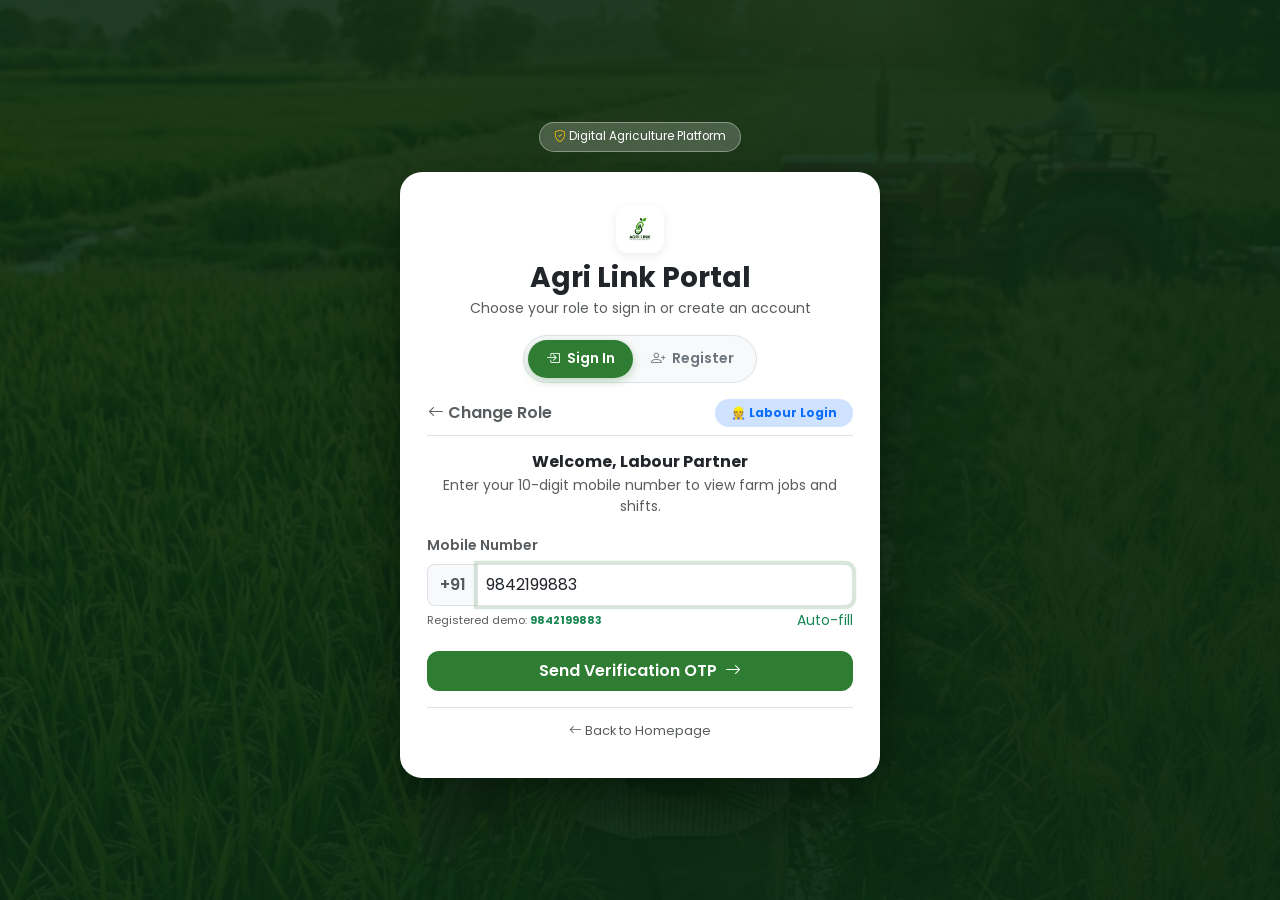
<file: frontend/labour_dashboard.html>
<!DOCTYPE html>
<html lang="en">
<head>
    <meta charset="UTF-8">
    <meta name="viewport" content="width=device-width, initial-scale=1.0">
    <title>Labour Dashboard — Agri Link</title>
    <meta name="description" content="Agri Link Agricultural Labour Hiring Platform — manage farm jobs, view schedules, chat with farmers, and track earnings.">
    <!-- Google Fonts -->
    <link rel="preconnect" href="https://fonts.googleapis.com">
    <link rel="preconnect" href="https://fonts.gstatic.com" crossorigin>
    <link href="https://fonts.googleapis.com/css2?family=Inter:wght@400;500;600;700&family=Poppins:wght@500;600;700&display=swap" rel="stylesheet">
    <!-- Bootstrap 5 CSS -->
    <link href="https://cdn.jsdelivr.net/npm/bootstrap@5.3.2/dist/css/bootstrap.min.css" rel="stylesheet">
    <!-- Bootstrap Icons -->
    <link href="https://cdn.jsdelivr.net/npm/bootstrap-icons@1.11.2/font/bootstrap-icons.min.css" rel="stylesheet">
    <!-- Dashboard Role Badge CSS -->
    <link rel="stylesheet" href="css/role-badge.css">
    <style>
        :root {
            --primary-green: #2E7D32;
            --primary-dark: #1B5E20;
            --dark-green: #0A2A12;
            --light-green-accent: #E8F5E9;
            --accent-mint: #A5D6A7;
            --light-bg: #F8F9FA;
            --card-shadow: 0 4px 16px rgba(0, 0, 0, 0.05);
            --card-shadow-hover: 0 8px 24px rgba(46, 125, 50, 0.12);
        }
        body {
            background-color: var(--light-bg);
            font-family: 'Inter', sans-serif;
            color: #2D3748;
        }
        h1, h2, h3, h4, h5, h6 {
            font-family: 'Poppins', sans-serif;
        }
        
        /* SIDEBAR */
        .sidebar {
            width: 270px;
            background-color: var(--dark-green);
            height: 100vh;
            overflow-y: auto;
            color: white;
            position: fixed;
            top: 0;
            left: 0;
            padding: 24px 16px;
            z-index: 100;
            box-shadow: 4px 0 16px rgba(0,0,0,0.15);
        }
        .sidebar-brand {
            display: flex;
            align-items: center;
            gap: 12px;
            margin-bottom: 28px;
            padding-left: 8px;
        }
        .sidebar-brand img {
            height: 38px;
            background: white;
            padding: 4px;
            border-radius: 10px;
        }
        .nav-menu {
            list-style: none;
            padding: 0;
            margin: 0;
        }
        .nav-item-db { margin-bottom: 4px; }
        .nav-link-db {
            color: #A5D6A7;
            display: flex;
            align-items: center;
            gap: 12px;
            padding: 12px 16px;
            border-radius: 12px;
            text-decoration: none;
            font-weight: 500;
            font-size: 0.95rem;
            transition: all 0.2s ease;
            cursor: pointer;
        }
        .nav-link-db:hover {
            background-color: rgba(46, 125, 50, 0.25);
            color: white;
            transform: translateX(3px);
        }
        .nav-link-db.active {
            background-color: var(--primary-green);
            color: white;
            font-weight: 600;
            box-shadow: 0 4px 12px rgba(46, 125, 50, 0.35);
        }
        .sidebar-badge {
            font-size: 0.75rem;
            padding: 2px 8px;
            border-radius: 10px;
        }

        /* MAIN WORKSPACE */
        .main-content {
            margin-left: 270px;
            padding: 32px 36px;
            min-height: 100vh;
        }
        @media (max-width: 991px) {
            .sidebar {
                transform: translateX(-100%);
                transition: transform 0.3s ease;
            }
            .sidebar.mobile-open {
                transform: translateX(0);
            }
            .main-content {
                margin-left: 0;
                padding: 20px 16px;
            }
        }

        /* TOP BAR & WEATHER */
        .weather-card {
            background: white;
            border-radius: 16px;
            padding: 14px 22px;
            box-shadow: var(--card-shadow);
            border: 1px solid rgba(0,0,0,0.04);
            display: flex;
            align-items: center;
            gap: 16px;
        }

        /* KPI STAT CARDS */
        .stat-card {
            background: white;
            border-radius: 16px;
            padding: 20px;
            box-shadow: var(--card-shadow);
            border: 1px solid rgba(0,0,0,0.03);
            transition: transform 0.2s ease, box-shadow 0.2s ease;
            height: 100%;
        }
        .stat-card:hover {
            transform: translateY(-3px);
            box-shadow: var(--card-shadow-hover);
        }
        .stat-icon {
            width: 48px;
            height: 48px;
            border-radius: 12px;
            display: flex;
            align-items: center;
            justify-content: center;
            font-size: 22px;
        }

        /* JOB CARDS */
        .job-card {
            background: white;
            border-radius: 16px;
            padding: 22px;
            border: 1px solid #EAEAEA;
            box-shadow: var(--card-shadow);
            transition: all 0.25s ease;
            display: flex;
            flex-direction: column;
            height: 100%;
            position: relative;
        }
        .job-card:hover {
            border-color: var(--primary-green);
            transform: translateY(-4px);
            box-shadow: var(--card-shadow-hover);
        }
        .job-wage-tag {
            background: #E8F5E9;
            color: var(--primary-green);
            font-weight: 700;
            font-size: 1.15rem;
            padding: 6px 12px;
            border-radius: 10px;
            display: inline-flex;
            align-items: center;
            gap: 4px;
        }
        .job-meta-item {
            display: flex;
            align-items: center;
            gap: 8px;
            font-size: 0.88rem;
            color: #4A5568;
            margin-bottom: 6px;
        }
        .job-meta-item i {
            color: var(--primary-green);
            font-size: 1rem;
            width: 18px;
        }
        .work-type-pill {
            font-size: 0.75rem;
            font-weight: 600;
            text-transform: uppercase;
            letter-spacing: 0.5px;
            padding: 4px 10px;
            border-radius: 20px;
        }
        .invitation-ribbon {
            position: absolute;
            top: 12px;
            right: 12px;
            background: #FFF3E0;
            color: #E65100;
            border: 1px solid #FFE0B2;
            font-size: 0.72rem;
            font-weight: 700;
            padding: 3px 8px;
            border-radius: 8px;
            display: flex;
            align-items: center;
            gap: 4px;
        }

        /* SCHEDULE TIMELINE */
        .timeline-container {
            position: relative;
            padding-left: 28px;
        }
        .timeline-container::before {
            content: '';
            position: absolute;
            left: 10px;
            top: 12px;
            bottom: 12px;
            width: 3px;
            background: #E2E8F0;
            border-radius: 2px;
        }
        .timeline-item {
            position: relative;
            margin-bottom: 24px;
        }
        .timeline-dot {
            position: absolute;
            left: -28px;
            top: 6px;
            width: 18px;
            height: 18px;
            border-radius: 50%;
            background: white;
            border: 4px solid var(--primary-green);
            box-shadow: 0 0 0 2px rgba(46, 125, 50, 0.2);
        }
        .timeline-dot.completed {
            border-color: #3B82F6;
        }

        /* CHAT UI */
        .chat-container {
            display: flex;
            height: calc(100vh - 210px);
            min-height: 520px;
            background: white;
            border-radius: 16px;
            box-shadow: var(--card-shadow);
            border: 1px solid #E2E8F0;
            overflow: hidden;
        }
        .chat-sidebar {
            width: 310px;
            min-width: 310px;
            background: #FAFAFA;
            border-right: 1px solid #E2E8F0;
            display: flex;
            flex-direction: column;
        }
        .chat-contact-list {
            overflow-y: auto;
            flex: 1;
        }
        .chat-contact-item {
            padding: 14px 18px;
            cursor: pointer;
            border-bottom: 1px solid #EDF2F7;
            transition: all 0.15s ease;
        }
        .chat-contact-item:hover, .chat-contact-item.active {
            background: #E8F5E9;
            border-left: 4px solid var(--primary-green);
        }
        .chat-main {
            flex: 1;
            display: flex;
            flex-direction: column;
            background: white;
        }
        .chat-messages-area {
            flex: 1;
            overflow-y: auto;
            padding: 24px;
            background: #F8FAF9;
        }
        .msg-bubble-user {
            background: var(--primary-green);
            color: white;
            padding: 12px 18px;
            border-radius: 18px 18px 4px 18px;
            max-width: 72%;
            word-break: break-word;
            box-shadow: 0 2px 6px rgba(0,0,0,0.06);
        }
        .msg-bubble-other {
            background: white;
            color: #2D3748;
            padding: 12px 18px;
            border-radius: 18px 18px 18px 4px;
            max-width: 72%;
            border: 1px solid #E2E8F0;
            word-break: break-word;
            box-shadow: 0 2px 6px rgba(0,0,0,0.04);
        }
        .msg-time {
            font-size: 11px;
            color: #A0AEC0;
            margin-top: 4px;
        }

        /* TABS & FILTERS */
        .filter-pill-btn {
            border: 1px solid #E2E8F0;
            background: white;
            color: #4A5568;
            border-radius: 20px;
            padding: 6px 16px;
            font-size: 0.88rem;
            font-weight: 500;
            transition: all 0.2s;
            cursor: pointer;
        }
        .filter-pill-btn:hover, .filter-pill-btn.active {
            background: var(--primary-green);
            color: white;
            border-color: var(--primary-green);
        }
        .job-tab-btn {
            border: none;
            background: none;
            padding: 10px 20px;
            font-weight: 600;
            color: #718096;
            border-bottom: 3px solid transparent;
            transition: all 0.2s;
        }
        .job-tab-btn.active {
            color: var(--primary-green);
            border-bottom-color: var(--primary-green);
        }

        /* NOTIFICATIONS */
        .notification-card {
            border-radius: 14px;
            padding: 16px 20px;
            margin-bottom: 12px;
            border: 1px solid #E2E8F0;
            background: white;
            transition: all 0.2s;
            cursor: pointer;
        }
        .notification-card.unread {
            background: #F0FDF4;
            border-left: 4px solid var(--primary-green);
        }
        .notification-card:hover {
            box-shadow: var(--card-shadow);
            transform: translateX(2px);
        }

        /* PANELS */
        .dashboard-panel { display: none; }
        .dashboard-panel.active { display: block; animation: fadeIn 0.25s ease; }
        @keyframes fadeIn {
            from { opacity: 0; transform: translateY(4px); }
            to { opacity: 1; transform: translateY(0); }
        }

        /* TOAST CONTAINER */
        .toast-container {
            position: fixed;
            top: 24px;
            right: 24px;
            z-index: 1080;
        }
    </style>
</head>
<body>

    <!-- MOBILE TOPBAR TOGGLE -->
    <div class="d-lg-none bg-dark text-white p-3 d-flex justify-content-between align-items-center" style="background-color: var(--dark-green) !important;">
        <div class="d-flex align-items-center gap-2">
            <img src="images/logo.png" alt="Logo" height="30" class="bg-white p-1 rounded">
            <span class="fw-bold">Agri Link Labour</span>
        </div>
        <button class="btn btn-outline-light btn-sm" id="sidebar-toggle-btn">
            <i class="bi bi-list fs-5"></i>
        </button>
    </div>

    <!-- SIDEBAR -->
    <div class="sidebar" id="sidebar-menu">
        <div class="sidebar-brand">
            <img src="images/logo.png" alt="Agri Link Logo">
            <div>
                <span class="fw-bold fs-5 d-block text-white lh-1">Agri Link</span>
                <dashboard-role-badge role="labour">
                    <span class="sidebar-role-badge sidebar-role-badge--labour" role="status" aria-label="LABOUR DASHBOARD">
                        <span class="role-badge-icon" aria-hidden="true">👷</span>
                        <span class="role-badge-text">LABOUR DASHBOARD</span>
                    </span>
                </dashboard-role-badge>
            </div>
        </div>
        <ul class="nav-menu">
            <li class="nav-item-db"><a class="nav-link-db active" data-target="overview"><i class="bi bi-grid-fill"></i> Dashboard</a></li>
            <li class="nav-item-db">
                <a class="nav-link-db d-flex justify-content-between align-items-center" data-target="available-jobs">
                    <span><i class="bi bi-briefcase-fill"></i> Available Jobs</span>
                    <span class="badge bg-success sidebar-badge" id="sidebar-available-count">8</span>
                </a>
            </li>
            <li class="nav-item-db">
                <a class="nav-link-db d-flex justify-content-between align-items-center" data-target="my-jobs">
                    <span><i class="bi bi-check-circle-fill"></i> My Jobs</span>
                    <span class="badge bg-primary sidebar-badge" id="sidebar-myjobs-count">1</span>
                </a>
            </li>
            <li class="nav-item-db"><a class="nav-link-db" data-target="schedule"><i class="bi bi-calendar-range-fill"></i> My Schedule</a></li>
            <li class="nav-item-db"><a class="nav-link-db" data-target="earnings"><i class="bi bi-wallet2"></i> Earnings</a></li>
            <li class="nav-item-db">
                <a class="nav-link-db d-flex justify-content-between align-items-center" data-target="chat">
                    <span><i class="bi bi-chat-dots-fill"></i> Chat with Farmers</span>
                    <span class="badge bg-success sidebar-badge" id="sidebar-chat-badge" style="display:none;">1</span>
                </a>
            </li>
            <li class="nav-item-db"><a class="nav-link-db" data-target="reviews"><i class="bi bi-star-fill"></i> Reviews & Ratings</a></li>
            <li class="nav-item-db">
                <a class="nav-link-db d-flex justify-content-between align-items-center" data-target="notifications">
                    <span><i class="bi bi-bell-fill"></i> Notifications</span>
                    <span class="badge bg-danger sidebar-badge" id="sidebar-notif-badge">3</span>
                </a>
            </li>
            <li class="nav-item-db"><a class="nav-link-db" data-target="profile"><i class="bi bi-person-bounding-box"></i> Profile</a></li>
            <li class="nav-item-db"><a class="nav-link-db" data-target="help"><i class="bi bi-question-circle-fill"></i> Help & Support</a></li>
            <li class="nav-item-db"><a class="nav-link-db" data-target="settings"><i class="bi bi-gear-fill"></i> Settings</a></li>
            <li class="nav-item-db mt-4"><a class="nav-link-db text-danger" id="labour-logout-btn" style="cursor:pointer;"><i class="bi bi-box-arrow-left"></i> Logout</a></li>
        </ul>
    </div>

    <!-- MAIN WORKSPACE -->
    <div class="main-content">
        <!-- Top Row -->
        <div class="d-flex flex-wrap justify-content-between align-items-center gap-3 mb-4">
            <div>
                <h2 class="fw-bold mb-1" id="welcome-heading">Welcome back, Murugan 👋</h2>
                <p class="text-muted mb-0" id="panel-welcome-subtitle">Here's your agricultural labour summary & available farm jobs.</p>
            </div>
            
            <div class="d-flex align-items-center gap-3">
                <div class="weather-card">
                    <div class="fs-1 text-warning" id="weather-icon-el"><i class="bi bi-sun-fill"></i></div>
                    <div>
                        <h5 class="fw-bold mb-0" id="weather-temp-el">29°C</h5>
                        <small class="text-muted" id="weather-loc-el">Coimbatore, Tamil Nadu</small>
                    </div>
                    <div class="border-start ps-3 ms-2 text-end">
                        <p class="fw-bold mb-0 small" id="live-date-el">--</p>
                        <small class="text-muted" id="live-time-el">--:-- --</small>
                        <br><small class="text-success fw-semibold" style="font-size:10px;"><i class="bi bi-geo-alt-fill"></i> Coimbatore Dist.</small>
                    </div>
                </div>
            </div>
        </div>

        <!-- ============================================================
             PANEL 1: OVERVIEW (DASHBOARD)
             ============================================================ -->
        <div id="panel-overview" class="dashboard-panel active">
            <!-- 5 KPI Cards Calculated from Job Dataset -->
            <div class="row row-cols-1 row-cols-sm-2 row-cols-lg-5 g-3 mb-4">
                <div class="col">
                    <div class="stat-card">
                        <div class="d-flex justify-content-between align-items-center mb-2">
                            <span class="text-muted small fw-semibold">Available Jobs</span>
                            <div class="stat-icon bg-success-subtle text-success"><i class="bi bi-briefcase-fill"></i></div>
                        </div>
                        <h3 class="fw-bold mb-1 text-success" id="kpi-available-jobs">8</h3>
                        <span class="badge bg-success-subtle text-success">In Coimbatore</span>
                    </div>
                </div>
                <div class="col">
                    <div class="stat-card">
                        <div class="d-flex justify-content-between align-items-center mb-2">
                            <span class="text-muted small fw-semibold">Active Jobs</span>
                            <div class="stat-icon bg-warning-subtle text-warning"><i class="bi bi-hourglass-split"></i></div>
                        </div>
                        <h3 class="fw-bold mb-1 text-warning" id="kpi-active-jobs">0</h3>
                        <span class="badge bg-warning-subtle text-warning">In Progress</span>
                    </div>
                </div>
                <div class="col">
                    <div class="stat-card">
                        <div class="d-flex justify-content-between align-items-center mb-2">
                            <span class="text-muted small fw-semibold">Completed Jobs</span>
                            <div class="stat-icon bg-primary-subtle text-primary"><i class="bi bi-check2-all"></i></div>
                        </div>
                        <h3 class="fw-bold mb-1 text-primary" id="kpi-completed-jobs">1</h3>
                        <span class="badge bg-primary-subtle text-primary">All Time</span>
                    </div>
                </div>
                <div class="col">
                    <div class="stat-card">
                        <div class="d-flex justify-content-between align-items-center mb-2">
                            <span class="text-muted small fw-semibold">Job Invitations</span>
                            <div class="stat-icon bg-danger-subtle text-danger"><i class="bi bi-envelope-check-fill"></i></div>
                        </div>
                        <h3 class="fw-bold mb-1 text-danger" id="kpi-invitations">1</h3>
                        <span class="badge bg-danger-subtle text-danger">Direct From Farmers</span>
                    </div>
                </div>
                <div class="col">
                    <div class="stat-card">
                        <div class="d-flex justify-content-between align-items-center mb-2">
                            <span class="text-muted small fw-semibold">Total Earnings</span>
                            <div class="stat-icon bg-success-subtle text-success"><i class="bi bi-currency-rupee"></i></div>
                        </div>
                        <h3 class="fw-bold mb-1 text-success" id="kpi-total-earnings">₹650</h3>
                        <span class="badge bg-success-subtle text-success">Deposited</span>
                    </div>
                </div>
            </div>

            <!-- AVAILABLE FARM JOBS SECTION (REPLACES OLD EMPTY CONTAINER) -->
            <div class="bg-white rounded-4 shadow-sm p-4 border border-light mb-4">
                <div class="d-flex flex-wrap justify-content-between align-items-center gap-2 mb-3">
                    <div>
                        <h4 class="fw-bold mb-0 text-success d-flex align-items-center gap-2">
                            <i class="bi bi-geo-alt-fill text-danger"></i> Available Farm Jobs
                            <span class="badge bg-success-subtle text-success fs-6 rounded-pill" id="overview-jobs-badge">8 Jobs Near You</span>
                        </h4>
                        <small class="text-muted">Fresh daily wage farm opportunities prioritized for Coimbatore district.</small>
                    </div>
                    <div class="d-flex gap-2">
                        <button class="btn btn-outline-success btn-sm rounded-pill fw-semibold select-tab-trigger" data-target="available-jobs">
                            View All Jobs & Filter <i class="bi bi-arrow-right"></i>
                        </button>
                    </div>
                </div>

                <!-- Quick Filter Tags -->
                <div class="d-flex gap-2 flex-wrap mb-4" id="overview-filter-bar">
                    <button class="filter-pill-btn active" data-type="all">All Jobs</button>
                    <button class="filter-pill-btn" data-type="Harvesting">Harvesting</button>
                    <button class="filter-pill-btn" data-type="Weeding">Weeding</button>
                    <button class="filter-pill-btn" data-type="Planting">Planting</button>
                    <button class="filter-pill-btn" data-type="Field Maintenance">Field Maintenance</button>
                    <button class="filter-pill-btn" data-type="Irrigation">Irrigation</button>
                </div>

                <!-- Job Grid Container -->
                <div class="row g-4" id="overview-jobs-grid">
                    <!-- Populated dynamically by JS -->
                </div>
            </div>

            <!-- RECENT COMPLETED & SCHEDULE PREVIEW BANNER -->
            <div class="row g-4">
                <div class="col-lg-6">
                    <div class="bg-white rounded-4 shadow-sm p-4 border border-light h-100">
                        <div class="d-flex justify-content-between align-items-center mb-3">
                            <h5 class="fw-bold mb-0 text-dark"><i class="bi bi-calendar-check text-success"></i> Upcoming Work Schedule</h5>
                            <a class="text-success small fw-semibold text-decoration-none select-tab-trigger" data-target="schedule" style="cursor:pointer;">View Schedule →</a>
                        </div>
                        <div id="overview-schedule-preview">
                            <!-- Populated dynamically -->
                        </div>
                    </div>
                </div>
                <div class="col-lg-6">
                    <div class="bg-white rounded-4 shadow-sm p-4 border border-light h-100">
                        <div class="d-flex justify-content-between align-items-center mb-3">
                            <h5 class="fw-bold mb-0 text-dark"><i class="bi bi-wallet2 text-success"></i> Earnings Quick Summary</h5>
                            <a class="text-success small fw-semibold text-decoration-none select-tab-trigger" data-target="earnings" style="cursor:pointer;">View Wallet →</a>
                        </div>
                        <div class="p-3 bg-light rounded-3 mb-3 d-flex justify-content-between align-items-center">
                            <div>
                                <span class="text-muted small d-block">September 2026 Earnings</span>
                                <h4 class="fw-bold mb-0 text-success" id="overview-earnings-this-month">₹650.00</h4>
                            </div>
                            <span class="badge bg-success px-3 py-2 rounded-pill"><i class="bi bi-check-circle-fill"></i> Paid in Full</span>
                        </div>
                        <p class="text-muted small mb-0"><i class="bi bi-info-circle text-primary"></i> Daily wages are paid directly to your registered bank / UPI upon farmer job completion verification.</p>
                    </div>
                </div>
            </div>
        </div>

        <!-- ============================================================
             PANEL 2: AVAILABLE JOBS (FULL SEARCH & FILTER)
             ============================================================ -->
        <div id="panel-available-jobs" class="dashboard-panel">
            <div class="bg-white rounded-4 shadow-sm p-4 border border-light mb-4">
                <h4 class="fw-bold mb-1 text-success">Browse Farm Jobs</h4>
                <p class="text-muted small mb-3">Filter, sort, view detailed requirements, and accept agricultural jobs instantly.</p>
                
                <!-- Filter Controls Row -->
                <div class="row g-3">
                    <div class="col-md-4">
                        <div class="input-group">
                            <span class="input-group-text bg-light border-end-0"><i class="bi bi-search text-muted"></i></span>
                            <input type="text" id="filter-search" class="form-control bg-light border-start-0" placeholder="Search by crop, work, or farmer...">
                        </div>
                    </div>
                    <div class="col-md-2 col-6">
                        <select id="filter-work-type" class="form-select bg-light">
                            <option value="all">All Work Types</option>
                            <option value="Harvesting">Harvesting</option>
                            <option value="Weeding">Weeding</option>
                            <option value="Planting">Planting</option>
                            <option value="Field Maintenance">Field Maintenance</option>
                            <option value="Irrigation">Irrigation</option>
                            <option value="Crop Processing">Crop Processing</option>
                        </select>
                    </div>
                    <div class="col-md-2 col-6">
                        <select id="filter-location" class="form-select bg-light">
                            <option value="all">All Locations (Coimbatore)</option>
                            <option value="Chittipalayam">Chittipalayam</option>
                            <option value="Pollachi">Pollachi</option>
                            <option value="Annur">Annur</option>
                            <option value="Mettupalayam">Mettupalayam</option>
                            <option value="Sulur">Sulur</option>
                            <option value="Kinathukadavu">Kinathukadavu</option>
                            <option value="Thondamuthur">Thondamuthur</option>
                            <option value="Perur">Perur</option>
                        </select>
                    </div>
                    <div class="col-md-2 col-6">
                        <select id="filter-wage" class="form-select bg-light">
                            <option value="0">Any Wage</option>
                            <option value="600">₹600+/day</option>
                            <option value="650">₹650+/day</option>
                            <option value="700">₹700+/day</option>
                            <option value="750">₹750+/day</option>
                        </select>
                    </div>
                    <div class="col-md-2 col-6">
                        <select id="filter-sort" class="form-select bg-light">
                            <option value="distance">Nearest First</option>
                            <option value="wage-desc">Highest Wage</option>
                            <option value="date-asc">Earliest Date</option>
                        </select>
                    </div>
                </div>

                <div class="d-flex justify-content-between align-items-center mt-3 pt-3 border-top">
                    <span class="text-muted small" id="available-count-status">Showing 8 available jobs</span>
                    <button class="btn btn-link btn-sm text-success text-decoration-none p-0" id="reset-filters-btn">Reset All Filters</button>
                </div>
            </div>

            <!-- Jobs Grid -->
            <div class="row g-4" id="available-jobs-full-grid">
                <!-- Injected by JS -->
            </div>
        </div>

        <!-- ============================================================
             PANEL 3: MY JOBS (ACTIVE, UPCOMING, COMPLETED)
             ============================================================ -->
        <div id="panel-my-jobs" class="dashboard-panel">
            <div class="bg-white rounded-4 shadow-sm p-4 border border-light mb-4">
                <div class="d-flex justify-content-between align-items-center flex-wrap gap-2 mb-3">
                    <div>
                        <h4 class="fw-bold mb-0 text-success">My Accepted Farm Jobs</h4>
                        <small class="text-muted">Track your commitments, communicate with farm owners, and complete jobs to claim daily wages.</small>
                    </div>
                </div>

                <!-- Tabs -->
                <div class="d-flex border-bottom gap-2 mb-4">
                    <button class="job-tab-btn active" data-tab="active">
                        <i class="bi bi-hourglass-split"></i> Active Jobs (<span id="tab-active-count">0</span>)
                    </button>
                    <button class="job-tab-btn" data-tab="upcoming">
                        <i class="bi bi-calendar-event"></i> Upcoming (<span id="tab-upcoming-count">0</span>)
                    </button>
                    <button class="job-tab-btn" data-tab="completed">
                        <i class="bi bi-check-circle-fill"></i> Completed (<span id="tab-completed-count">1</span>)
                    </button>
                </div>

                <!-- Tab Content Grid -->
                <div class="row g-4" id="my-jobs-grid">
                    <!-- Injected by JS -->
                </div>
            </div>
        </div>

        <!-- ============================================================
             PANEL 4: MY SCHEDULE
             ============================================================ -->
        <div id="panel-schedule" class="dashboard-panel">
            <div class="bg-white rounded-4 shadow-sm p-4 border border-light">
                <div class="d-flex justify-content-between align-items-center flex-wrap gap-2 mb-4">
                    <div>
                        <h4 class="fw-bold mb-0 text-success"><i class="bi bi-calendar-range text-success"></i> My Work Schedule</h4>
                        <small class="text-muted">Your day-by-day agricultural job assignments and timings in Coimbatore.</small>
                    </div>
                    <div class="badge bg-success-subtle text-success p-2 px-3 rounded-pill fw-bold">
                        September 2026 Schedule
                    </div>
                </div>

                <div id="schedule-timeline-container" class="timeline-container">
                    <!-- Populated dynamically -->
                </div>
            </div>
        </div>

        <!-- ============================================================
             PANEL 5: EARNINGS & WALLET
             ============================================================ -->
        <div id="panel-earnings" class="dashboard-panel">
            <!-- Earnings KPIs -->
            <div class="row g-3 mb-4">
                <div class="col-md-3 col-6">
                    <div class="stat-card">
                        <span class="text-muted small">Total Earnings</span>
                        <h3 class="fw-bold text-success mb-1" id="earnings-total-display">₹650.00</h3>
                        <small class="text-muted">Life-time deposits</small>
                    </div>
                </div>
                <div class="col-md-3 col-6">
                    <div class="stat-card">
                        <span class="text-muted small">This Month (Sep 2026)</span>
                        <h3 class="fw-bold text-primary mb-1" id="earnings-month-display">₹650.00</h3>
                        <small class="text-muted">Direct to Bank / UPI</small>
                    </div>
                </div>
                <div class="col-md-3 col-6">
                    <div class="stat-card">
                        <span class="text-muted small">Completed Jobs</span>
                        <h3 class="fw-bold text-dark mb-1" id="earnings-completed-count">1</h3>
                        <small class="text-muted">Jobs verified</small>
                    </div>
                </div>
                <div class="col-md-3 col-6">
                    <div class="stat-card">
                        <span class="text-muted small">Pending Earnings</span>
                        <h3 class="fw-bold text-warning mb-1" id="earnings-pending-display">₹0.00</h3>
                        <small class="text-muted">From active jobs</small>
                    </div>
                </div>
            </div>

            <div class="bg-white rounded-4 shadow-sm p-4 border border-light">
                <div class="d-flex justify-content-between align-items-center mb-3">
                    <h5 class="fw-bold mb-0">Earnings & Payout History</h5>
                    <button class="btn btn-outline-success btn-sm rounded-pill" onclick="showToast('Payout status is automatic upon job verification!')">
                        <i class="bi bi-bank"></i> Bank Accounts
                    </button>
                </div>
                <div class="table-responsive">
                    <table class="table table-hover align-middle">
                        <thead class="table-light">
                            <tr>
                                <th>Job Title</th>
                                <th>Date</th>
                                <th>Farmer</th>
                                <th>Duration</th>
                                <th>Amount</th>
                                <th>Payment Status</th>
                                <th>Action</th>
                            </tr>
                        </thead>
                        <tbody id="earnings-table-body">
                            <!-- Populated dynamically -->
                        </tbody>
                    </table>
                </div>
            </div>
        </div>

        <!-- ============================================================
             PANEL 6: CHAT WITH FARMERS (CONNECTED AFTER JOB ACCEPTANCE)
             ============================================================ -->
        <div id="panel-chat" class="dashboard-panel">
            <div class="chat-container shadow-sm">
                <!-- Farmer Contacts Sidebar -->
                <div class="chat-sidebar">
                    <div class="p-3 border-bottom bg-success text-white">
                        <h6 class="fw-bold mb-0"><i class="bi bi-chat-dots-fill"></i> Connected Farmers</h6>
                        <small style="font-size:11px; opacity:0.85;">Chat enabled for accepted jobs</small>
                    </div>
                    <div class="chat-contact-list" id="chat-contact-list">
                        <!-- Populated by JS -->
                    </div>
                </div>

                <!-- Chat Main Pane -->
                <div class="chat-main">
                    <!-- Header -->
                    <div class="p-3 border-bottom d-flex align-items-center justify-content-between" id="chat-header">
                        <div class="d-flex align-items-center gap-3">
                            <img src="https://images.unsplash.com/photo-1507003211169-0a1dd7228f2d?w=100&auto=format&fit=crop&q=80" class="rounded-circle border border-success" width="44" height="44" id="chat-header-avatar" alt="Avatar">
                            <div>
                                <h6 class="fw-bold mb-0" id="chat-recipient-name">Ravi Kumar</h6>
                                <small class="text-success fw-semibold" id="chat-recipient-job">Paddy Harvesting • Chittipalayam</small>
                            </div>
                        </div>
                        <div class="d-flex align-items-center gap-2">
                            <a href="#" class="btn btn-outline-success btn-sm rounded-pill" id="chat-call-btn"><i class="bi bi-telephone-fill"></i> Call Farmer</a>
                        </div>
                    </div>

                    <!-- Messages Area -->
                    <div class="chat-messages-area" id="chat-messages-area">
                        <!-- Populated by JS -->
                    </div>

                    <!-- Input Area -->
                    <div class="p-3 border-top bg-white" id="chat-input-area">
                        <form id="chat-send-form" class="d-flex gap-2">
                            <input type="text" id="chat-message-input" class="form-control rounded-pill border-success px-3" placeholder="Type a message to the farmer..." required>
                            <button type="submit" class="btn btn-success rounded-circle d-flex align-items-center justify-content-center" style="width:44px;height:44px;">
                                <i class="bi bi-send-fill"></i>
                            </button>
                        </form>
                    </div>
                </div>
            </div>
        </div>

        <!-- ============================================================
             PANEL 7: REVIEWS & RATINGS
             ============================================================ -->
        <div id="panel-reviews" class="dashboard-panel">
            <div class="bg-white rounded-4 shadow-sm p-4 border border-light mb-4">
                <div class="row align-items-center g-4">
                    <div class="col-md-4 text-center border-end">
                        <h1 class="display-3 fw-bold text-success mb-0">4.9</h1>
                        <div class="text-warning mb-2 fs-5">
                            <i class="bi bi-star-fill"></i><i class="bi bi-star-fill"></i><i class="bi bi-star-fill"></i><i class="bi bi-star-fill"></i><i class="bi bi-star-fill"></i>
                        </div>
                        <p class="text-muted mb-0 small">Based on 18 Verified Farmer Ratings</p>
                    </div>
                    <div class="col-md-8">
                        <h5 class="fw-bold mb-3">Skill Competency Ratings</h5>
                        <div class="mb-2">
                            <div class="d-flex justify-content-between small fw-semibold mb-1">
                                <span>Harvesting & Field Work</span>
                                <span class="text-success">5.0 / 5.0</span>
                            </div>
                            <div class="progress" style="height: 8px;">
                                <div class="progress-bar bg-success" style="width: 100%"></div>
                            </div>
                        </div>
                        <div class="mb-2">
                            <div class="d-flex justify-content-between small fw-semibold mb-1">
                                <span>Punctuality & Discipline</span>
                                <span class="text-success">4.9 / 5.0</span>
                            </div>
                            <div class="progress" style="height: 8px;">
                                <div class="progress-bar bg-success" style="width: 98%"></div>
                            </div>
                        </div>
                        <div class="mb-2">
                            <div class="d-flex justify-content-between small fw-semibold mb-1">
                                <span>Plowing & Equipment Handling</span>
                                <span class="text-success">4.8 / 5.0</span>
                            </div>
                            <div class="progress" style="height: 8px;">
                                <div class="progress-bar bg-success" style="width: 95%"></div>
                            </div>
                        </div>
                    </div>
                </div>
            </div>

            <!-- Review Cards -->
            <div class="bg-white rounded-4 shadow-sm p-4 border border-light">
                <h5 class="fw-bold mb-3">Farmer Feedbacks</h5>
                <div class="row g-3">
                    <div class="col-md-6">
                        <div class="p-3 border rounded-3 bg-light">
                            <div class="d-flex justify-content-between align-items-center mb-2">
                                <div class="d-flex align-items-center gap-2">
                                    <i class="bi bi-person-circle fs-4 text-success"></i>
                                    <div>
                                        <h6 class="fw-bold mb-0">R. Subramaniam</h6>
                                        <small class="text-muted">Madukkarai • Maize Sowing</small>
                                    </div>
                                </div>
                                <span class="badge bg-warning text-dark"><i class="bi bi-star-fill"></i> 5.0</span>
                            </div>
                            <p class="small text-muted mb-0">"Punctual arrival with own tools. Completed the 3-acre maize sowing quickly and with great discipline. Highly recommended!"</p>
                        </div>
                    </div>
                    <div class="col-md-6">
                        <div class="p-3 border rounded-3 bg-light">
                            <div class="d-flex justify-content-between align-items-center mb-2">
                                <div class="d-flex align-items-center gap-2">
                                    <i class="bi bi-person-circle fs-4 text-success"></i>
                                    <div>
                                        <h6 class="fw-bold mb-0">Ravi Kumar</h6>
                                        <small class="text-muted">Chittipalayam • Paddy Harvest</small>
                                    </div>
                                </div>
                                <span class="badge bg-warning text-dark"><i class="bi bi-star-fill"></i> 5.0</span>
                            </div>
                            <p class="small text-muted mb-0">"Murugan has been our trusted harvester for 3 seasons. Very experienced in wetland operations and bundle handling."</p>
                        </div>
                    </div>
                </div>
            </div>
        </div>

        <!-- ============================================================
             PANEL 8: NOTIFICATIONS
             ============================================================ -->
        <div id="panel-notifications" class="dashboard-panel">
            <div class="bg-white rounded-4 shadow-sm p-4 border border-light">
                <div class="d-flex justify-content-between align-items-center mb-4">
                    <div>
                        <h4 class="fw-bold mb-0 text-success">Notifications</h4>
                        <small class="text-muted">Job alerts, invitations, and payout receipts.</small>
                    </div>
                    <button class="btn btn-outline-success btn-sm rounded-pill" id="mark-all-read-btn">
                        <i class="bi bi-check-all"></i> Mark All as Read
                    </button>
                </div>
                <div id="notifications-list-container">
                    <!-- Populated dynamically -->
                </div>
            </div>
        </div>

        <!-- ============================================================
             PANEL 9: PROFILE
             ============================================================ -->
        <div id="panel-profile" class="dashboard-panel">
            <div class="bg-white rounded-4 shadow-sm p-4 border border-light">
                <h4 class="fw-bold mb-4 text-success">Labour Profile</h4>
                <div class="row g-4">
                    <!-- Profile View -->
                    <div class="col-md-4 text-center border-end" id="profile-view-section">
                        <img src="https://images.unsplash.com/photo-1507003211169-0a1dd7228f2d?w=300&auto=format&fit=crop&q=80" alt="Profile Photo" id="profile-photo-display" class="profile-avatar mb-3 rounded-circle border border-success" width="100" height="100" style="object-fit:cover;">
                        <h5 class="fw-bold mb-1" id="profile-name-display">Murugan S</h5>
                        <span class="badge bg-success mb-2" id="profile-role-display">Verified Farm Labour</span>
                        <div class="mt-2 text-muted small"><i class="bi bi-geo-alt-fill text-danger"></i> <span id="profile-location-display">Sulur, Coimbatore, Tamil Nadu</span></div>
                        
                        <ul class="list-group list-group-flush small text-start mt-3">
                            <li class="list-group-item d-flex justify-content-between"><span><i class="bi bi-telephone text-success"></i> Phone:</span> <strong id="profile-phone-display">+91 99999 99999</strong></li>
                            <li class="list-group-item d-flex justify-content-between"><span><i class="bi bi-cash-stack text-success"></i> Expected Wage:</span> <strong>₹700 / day</strong></li>
                            <li class="list-group-item d-flex justify-content-between"><span><i class="bi bi-award text-success"></i> Experience:</span> <strong>8+ Years</strong></li>
                            <li class="list-group-item d-flex justify-content-between"><span><i class="bi bi-check-circle text-success"></i> Verification:</span> <span class="badge bg-success-subtle text-success">KYC Verified</span></li>
                        </ul>
                        <button class="btn btn-outline-success btn-sm mt-3 rounded-pill w-100" onclick="showProfileEdit()"><i class="bi bi-pencil"></i> Edit Profile Details</button>
                    </div>

                    <!-- Profile Edit Form -->
                    <div class="col-md-8" id="profile-edit-section">
                        <h5 class="fw-bold mb-3">Skills & Expertise</h5>
                        <div class="d-flex flex-wrap gap-2 mb-4">
                            <span class="badge bg-success p-2 px-3 rounded-pill">Paddy Harvesting</span>
                            <span class="badge bg-success p-2 px-3 rounded-pill">Sugarcane Weeding</span>
                            <span class="badge bg-success p-2 px-3 rounded-pill">Cotton Picking</span>
                            <span class="badge bg-success p-2 px-3 rounded-pill">Irrigation Maintenance</span>
                            <span class="badge bg-success p-2 px-3 rounded-pill">Tractor Operation</span>
                        </div>

                        <h5 class="fw-bold mb-3">About Worker</h5>
                        <p class="text-muted small">Specialized in paddy, sugarcane, and turmeric harvesting with 8+ years of dedicated agricultural field work across Sulur, Pollachi, and Annur farming belts. Available for daily shifts and team contracts.</p>

                        <div class="p-3 bg-light rounded-3 mt-4">
                            <h6 class="fw-bold mb-2 text-success"><i class="bi bi-shield-check"></i> Agri Link Guarantee</h6>
                            <p class="small text-muted mb-0">Every job booked through Agri Link is protected with guaranteed wage payments, accident helpline insurance, and direct farmer communication.</p>
                        </div>
                    </div>
                </div>
            </div>
        </div>

        <!-- ============================================================
             PANEL 10: HELP & SUPPORT
             ============================================================ -->
        <div id="panel-help" class="dashboard-panel">
            <div class="bg-white rounded-4 shadow-sm p-4 border border-light">
                <h4 class="fw-bold mb-3 text-success">Labour Helpline & Support</h4>
                <p class="text-muted">Need help with accepting jobs, reaching farms, or receiving wage payouts?</p>
                <div class="row g-3 mt-2">
                    <div class="col-md-4">
                        <div class="p-4 border rounded-3 bg-light text-center">
                            <i class="bi bi-telephone-inbound-fill fs-2 text-success mb-2"></i>
                            <h6 class="fw-bold">Toll-Free Helpline</h6>
                            <p class="text-muted small mb-2">1800-425-AGRI (24/7)</p>
                            <span class="badge bg-success">Tamil / English</span>
                        </div>
                    </div>
                    <div class="col-md-4">
                        <div class="p-4 border rounded-3 bg-light text-center">
                            <i class="bi bi-chat-dots-fill fs-2 text-primary mb-2"></i>
                            <h6 class="fw-bold">WhatsApp Support</h6>
                            <p class="text-muted small mb-2">+91 94432 99000</p>
                            <span class="badge bg-primary">Instant Response</span>
                        </div>
                    </div>
                    <div class="col-md-4">
                        <div class="p-4 border rounded-3 bg-light text-center">
                            <i class="bi bi-geo-alt-fill fs-2 text-danger mb-2"></i>
                            <h6 class="fw-bold">Coimbatore Hub</h6>
                            <p class="text-muted small mb-2">TNAU Campus, Coimbatore</p>
                            <span class="badge bg-secondary">Field Desk</span>
                        </div>
                    </div>
                </div>
            </div>
        </div>

        <!-- ============================================================
             PANEL 11: SETTINGS
             ============================================================ -->
        <div id="panel-settings" class="dashboard-panel">
            <div class="bg-white rounded-4 shadow-sm p-4 border border-light">
                <h4 class="fw-bold mb-3 text-success">Platform Settings & Prototype Controls</h4>
                <div class="card p-3 border mb-3">
                    <h6 class="fw-bold mb-1">Demo Prototype Reset</h6>
                    <p class="text-muted small mb-3">Reset the demo dataset back to default state (8 open farm jobs, 1 completed job, 1 direct invitation).</p>
                    <div>
                        <button class="btn btn-outline-danger btn-sm rounded-pill" onclick="resetDemoData()"><i class="bi bi-arrow-clockwise"></i> Reset Demo Job Data</button>
                    </div>
                </div>
            </div>
        </div>
    </div>

    <!-- ============================================================
         JOB DETAILS MODAL
         ============================================================ -->
    <div class="modal fade" id="jobDetailModal" tabindex="-1" aria-hidden="true">
        <div class="modal-dialog modal-dialog-centered">
            <div class="modal-content rounded-4 border-0 shadow-lg">
                <div class="modal-header bg-success text-white border-0 rounded-top-4">
                    <h5 class="modal-title fw-bold" id="modal-job-title">Job Details</h5>
                    <button type="button" class="btn-close btn-close-white" data-bs-dismiss="modal" aria-label="Close"></button>
                </div>
                <div class="modal-body p-4" id="modal-job-body">
                    <!-- Populated dynamically -->
                </div>
                <div class="modal-footer border-0 p-3 pt-0" id="modal-job-footer">
                    <!-- Action buttons -->
                </div>
            </div>
        </div>
    </div>

    <!-- TOAST NOTIFICATION CONTAINER -->
    <div class="toast-container">
        <div id="actionToast" class="toast align-items-center text-white bg-success border-0 shadow-lg" role="alert" aria-live="assertive" aria-atomic="true">
            <div class="d-flex">
                <div class="toast-body fs-6 fw-semibold" id="toast-message">
                    Job accepted successfully!
                </div>
                <button type="button" class="btn-close btn-close-white me-2 m-auto" data-bs-dismiss="toast" aria-label="Close"></button>
            </div>
        </div>
    </div>

    <!-- Bootstrap 5 JS -->
    <script src="https://cdn.jsdelivr.net/npm/bootstrap@5.3.2/dist/js/bootstrap.bundle.min.js"></script>

    <script>
    // === AUTH GUARD & USER SESSION ===
    (function() {
        const token = localStorage.getItem('token');
        const userRole = localStorage.getItem('userRole');
        const isLoggedIn = localStorage.getItem('isLoggedIn') === 'true';

        if (!token || !isLoggedIn) {
            window.location.href = 'login.html?role=labour';
            return;
        }
        if (userRole && userRole !== 'labour') {
            if (userRole === 'admin') {
                window.location.href = '/admin/';
            } else {
                window.location.href = userRole + '_dashboard.html';
            }
            return;
        }
    })();

    // ============================================================
    // 1. SHARED DATA ARCHITECTURE & STORE (LabourStore)
    // ============================================================
    const DEFAULT_DEMO_JOBS = [
        {
            id: "job-1",
            title: "Paddy Harvesting",
            farmer_name: "Ravi Kumar",
            farmer_phone: "+91 98421 23450",
            farmer_avatar: "https://images.unsplash.com/photo-1507003211169-0a1dd7228f2d?w=100&auto=format&fit=crop&q=80",
            location: "Chittipalayam, Coimbatore",
            distance_km: 3.5,
            work_type: "Harvesting",
            workers_required: 5,
            daily_wage: 700,
            date: "10 Sep 2026",
            duration: "1 day",
            status: "available", // available | accepted | in_progress | completed
            is_invitation: true,
            description: "Manual paddy harvesting and bundle carrying in a 4-acre wetland farm. Lunch and tea provided. Direct invitation to experienced workers."
        },
        {
            id: "job-2",
            title: "Tomato Farm Weeding",
            farmer_name: "Suresh",
            farmer_phone: "+91 97512 88412",
            farmer_avatar: "https://images.unsplash.com/photo-1500648767791-00dcc994a43e?w=100&auto=format&fit=crop&q=80",
            location: "Pollachi, Coimbatore",
            distance_km: 12.0,
            work_type: "Weeding",
            workers_required: 3,
            daily_wage: 600,
            date: "11 Sep 2026",
            duration: "1 day",
            status: "available",
            is_invitation: false,
            description: "Manual weeding between raised beds and furrow clearing for vegetable drip irrigation lines in red soil farm."
        },
        {
            id: "job-3",
            title: "Sugarcane Field Maintenance",
            farmer_name: "Kumar",
            farmer_phone: "+91 94431 77652",
            farmer_avatar: "https://images.unsplash.com/photo-1472099645785-5658abf4ff4e?w=100&auto=format&fit=crop&q=80",
            location: "Annur, Coimbatore",
            distance_km: 8.4,
            work_type: "Field Maintenance",
            workers_required: 4,
            daily_wage: 650,
            date: "12 Sep 2026",
            duration: "2 days",
            status: "available",
            is_invitation: false,
            description: "De-trashing, earthing up, and propping sugarcane stalks to prevent lodging during wind season."
        },
        {
            id: "job-4",
            title: "Banana Farm Work",
            farmer_name: "Arjun",
            farmer_phone: "+91 98940 33219",
            farmer_avatar: "https://images.unsplash.com/photo-1519085360753-af0119f7cbe7?w=100&auto=format&fit=crop&q=80",
            location: "Mettupalayam, Coimbatore",
            distance_km: 15.2,
            work_type: "Farm Maintenance",
            workers_required: 2,
            daily_wage: 700,
            date: "13 Sep 2026",
            duration: "1 day",
            status: "available",
            is_invitation: false,
            description: "Desuckering, leaf pruning, and tying supporting bamboo poles for mature grand naine banana bunches."
        },
        {
            id: "job-5",
            title: "Groundnut Harvesting",
            farmer_name: "Mani",
            farmer_phone: "+91 96290 65114",
            farmer_avatar: "https://images.unsplash.com/photo-1506794778202-cad84cf45f1d?w=100&auto=format&fit=crop&q=80",
            location: "Sulur, Coimbatore",
            distance_km: 4.8,
            work_type: "Harvesting",
            workers_required: 6,
            daily_wage: 750,
            date: "14 Sep 2026",
            duration: "2 days",
            status: "available",
            is_invitation: false,
            description: "Groundnut pod uprooting, cleaning, sorting, and sun-drying preparation on threshing floor."
        },
        {
            id: "job-6",
            title: "Coconut Grove Irrigation",
            farmer_name: "Palanisamy",
            farmer_phone: "+91 98433 11980",
            farmer_avatar: "https://images.unsplash.com/photo-1534528741775-53994a69daeb?w=100&auto=format&fit=crop&q=80",
            location: "Kinathukadavu, Coimbatore",
            distance_km: 9.1,
            work_type: "Irrigation",
            workers_required: 2,
            daily_wage: 600,
            date: "15 Sep 2026",
            duration: "1 day",
            status: "available",
            is_invitation: false,
            description: "Basin clearing, drip emitter inspection, and flood basin channel maintenance in 10-acre coconut grove."
        },
        {
            id: "job-7",
            title: "Cotton Picking & Processing",
            farmer_name: "Murugesan",
            farmer_phone: "+91 94862 44301",
            farmer_avatar: "https://images.unsplash.com/photo-1508214751196-bcfd4ca60f91?w=100&auto=format&fit=crop&q=80",
            location: "Thondamuthur, Coimbatore",
            distance_km: 6.7,
            work_type: "Crop Processing",
            workers_required: 4,
            daily_wage: 650,
            date: "16 Sep 2026",
            duration: "3 days",
            status: "available",
            is_invitation: false,
            description: "Second flush cotton boll manual picking, sorting dry and stained lint, bagging for market transport."
        },
        {
            id: "job-8",
            title: "Turmeric Planting",
            farmer_name: "Dhanapal",
            farmer_phone: "+91 98650 99882",
            farmer_avatar: "https://images.unsplash.com/photo-1522075469751-3a6694fb2f61?w=100&auto=format&fit=crop&q=80",
            location: "Perur, Coimbatore",
            distance_km: 5.2,
            work_type: "Planting",
            workers_required: 5,
            daily_wage: 700,
            date: "17 Sep 2026",
            duration: "2 days",
            status: "available",
            is_invitation: false,
            description: "Seed rhizome treatment, ridge furrow planting, and mulch spreading across fertile black soil."
        },
        {
            id: "job-9",
            title: "Maize Sowing & Fertilizing",
            farmer_name: "R. Subramaniam",
            farmer_phone: "+91 97890 12345",
            farmer_avatar: "https://images.unsplash.com/photo-1492562080023-ab3db95bfbce?w=100&auto=format&fit=crop&q=80",
            location: "Madukkarai, Coimbatore",
            distance_km: 7.0,
            work_type: "Planting",
            workers_required: 3,
            daily_wage: 650,
            date: "05 Sep 2026",
            duration: "1 day",
            status: "completed",
            is_invitation: false,
            description: "Line sowing of hybrid maize seeds and application of basal organic compost across 3 acres.",
            completed_at: "05 Sep 2026"
        }
    ];

    const DEFAULT_NOTIFICATIONS = [
        {
            id: "notif-1",
            title: "Direct Job Invitation",
            message: "Farmer Ravi Kumar specifically invited you for Paddy Harvesting in Chittipalayam (₹700/day).",
            time: "10 minutes ago",
            unread: true,
            type: "invite"
        },
        {
            id: "notif-2",
            title: "New Farm Job Nearby",
            message: "New Tomato Farm Weeding job available in Pollachi district.",
            time: "1 hour ago",
            unread: true,
            type: "job"
        },
        {
            id: "notif-3",
            title: "Wage Credited",
            message: "Payment of ₹650 for Maize Sowing & Fertilizing credited to your bank account.",
            time: "Yesterday",
            unread: true,
            type: "payment"
        },
        {
            id: "notif-4",
            title: "Weather Advisory",
            message: "Mild afternoon showers expected in Coimbatore western agro-zone.",
            time: "2 days ago",
            unread: false,
            type: "weather"
        }
    ];

    const LabourStore = {
        STORAGE_KEY_JOBS: 'agrilink_labour_jobs_v2',
        STORAGE_KEY_NOTIFS: 'agrilink_labour_notifs_v2',
        STORAGE_KEY_CHATS: 'agrilink_labour_chats_v2',

        jobs: [],
        notifications: [],
        chats: {},
        activeFarmerChat: null,

        init() {
            // Load Jobs
            const storedJobs = localStorage.getItem(this.STORAGE_KEY_JOBS);
            if (storedJobs) {
                try { this.jobs = JSON.parse(storedJobs); } catch(e) { this.jobs = [...DEFAULT_DEMO_JOBS]; }
            } else {
                this.jobs = [...DEFAULT_DEMO_JOBS];
                this.saveJobs();
            }

            // Load Notifications
            const storedNotifs = localStorage.getItem(this.STORAGE_KEY_NOTIFS);
            if (storedNotifs) {
                try { this.notifications = JSON.parse(storedNotifs); } catch(e) { this.notifications = [...DEFAULT_NOTIFICATIONS]; }
            } else {
                this.notifications = [...DEFAULT_NOTIFICATIONS];
                this.saveNotifications();
            }

            // Load Chats
            const storedChats = localStorage.getItem(this.STORAGE_KEY_CHATS);
            if (storedChats) {
                try { this.chats = JSON.parse(storedChats); } catch(e) { this.initDefaultChats(); }
            } else {
                this.initDefaultChats();
            }
        },

        initDefaultChats() {
            this.chats = {
                "farmer-ravi": [
                    { sender: "farmer", text: "Vanakkam Murugan! We have wetland paddy harvesting starting 10 Sep. Sickles and lunch provided.", time: "09:15 AM" },
                    { sender: "labour", text: "Vanakkam ayya. I have accepted the job. I will arrive with my harvesting gear at 7:30 AM.", time: "09:20 AM" }
                ],
                "farmer-subramaniam": [
                    { sender: "farmer", text: "Thank you for the quick maize sowing work! Daily wage ₹650 has been transferred to your account.", time: "Sep 05, 05:00 PM" },
                    { sender: "labour", text: "Received with thanks sir. Looking forward to the harvest season.", time: "Sep 05, 05:12 PM" }
                ]
            };
            this.saveChats();
        },

        saveJobs() {
            localStorage.setItem(this.STORAGE_KEY_JOBS, JSON.stringify(this.jobs));
        },
        saveNotifications() {
            localStorage.setItem(this.STORAGE_KEY_NOTIFS, JSON.stringify(this.notifications));
        },
        saveChats() {
            localStorage.setItem(this.STORAGE_KEY_CHATS, JSON.stringify(this.chats));
        },

        getKPIs() {
            const available = this.jobs.filter(j => j.status === 'available').length;
            const active = this.jobs.filter(j => j.status === 'accepted' || j.status === 'in_progress').length;
            const completedJobs = this.jobs.filter(j => j.status === 'completed');
            const completed = completedJobs.length;
            const invitations = this.jobs.filter(j => j.status === 'available' && j.is_invitation).length;
            const totalEarnings = completedJobs.reduce((sum, j) => sum + (Number(j.daily_wage) || 0), 0);
            const pendingEarnings = this.jobs.filter(j => j.status === 'accepted' || j.status === 'in_progress').reduce((sum, j) => sum + (Number(j.daily_wage) || 0), 0);

            return { available, active, completed, invitations, totalEarnings, pendingEarnings };
        },

        acceptJob(jobId) {
            const job = this.jobs.find(j => String(j.id) === String(jobId));
            if (!job) return false;

            job.status = 'accepted';
            job.accepted_at = new Date().toLocaleDateString('en-IN', { day: '2-digit', month: 'short', year: 'numeric' });
            this.saveJobs();

            // Create or ensure chat connection
            const chatKey = `farmer-${job.farmer_name.toLowerCase().replace(/[^a-z0-9]/g, '')}`;
            if (!this.chats[chatKey]) {
                this.chats[chatKey] = [
                    {
                        sender: "farmer",
                        text: `Vanakkam! Thank you for accepting the ${job.title} job at ${job.location}. Please arrive by 7:30 AM on ${job.date}. Contact me if you need directions.`,
                        time: new Date().toLocaleTimeString('en-IN', { hour: '2-digit', minute: '2-digit', hour12: true })
                    }
                ];
                this.saveChats();
            }

            // Try backend sync if running
            try {
                fetch(`/api/v1/labour/jobs/${jobId}/accept/`, { method: 'POST', headers: apiHeaders() }).catch(()=>{});
            } catch(e) {}

            return true;
        },

        completeJob(jobId) {
            const job = this.jobs.find(j => String(j.id) === String(jobId));
            if (!job) return false;

            job.status = 'completed';
            job.completed_at = new Date().toLocaleDateString('en-IN', { day: '2-digit', month: 'short', year: 'numeric' });
            this.saveJobs();

            // Add notification
            this.notifications.unshift({
                id: `notif-${Date.now()}`,
                title: "Job Completed & Wage Credited",
                message: `Work on '${job.title}' marked completed. ₹${job.daily_wage} credited to your earnings.`,
                time: "Just now",
                unread: true,
                type: "payment"
            });
            this.saveNotifications();

            // Try backend sync
            try {
                fetch(`/api/v1/labour/jobs/${jobId}/complete/`, { method: 'POST', headers: apiHeaders() }).catch(()=>{});
            } catch(e) {}

            return true;
        },

        resetToDemo() {
            this.jobs = JSON.parse(JSON.stringify(DEFAULT_DEMO_JOBS));
            this.notifications = JSON.parse(JSON.stringify(DEFAULT_NOTIFICATIONS));
            this.initDefaultChats();
            this.saveJobs();
            this.saveNotifications();
        }
    };

    // Initialize Store immediately
    LabourStore.init();

    // ============================================================
    // UTILITIES
    // ============================================================
    const AUTH_TOKEN = () => localStorage.getItem('token');

    function apiHeaders(isJson = true) {
        const h = {};
        if (isJson) h['Content-Type'] = 'application/json';
        const t = AUTH_TOKEN();
        if (t) h['Authorization'] = `Token ${t}`;
        return h;
    }

    function escapeHtml(text) {
        return String(text || '')
            .replace(/&/g, "&amp;")
            .replace(/</g, "&lt;")
            .replace(/>/g, "&gt;")
            .replace(/"/g, "&quot;")
            .replace(/'/g, "&#039;");
    }

    function showToast(msg, bgClass = 'bg-success') {
        const toastEl = document.getElementById('actionToast');
        const msgEl = document.getElementById('toast-message');
        if (toastEl && msgEl) {
            msgEl.textContent = msg;
            toastEl.className = `toast align-items-center text-white ${bgClass} border-0 shadow-lg`;
            const toast = new bootstrap.Toast(toastEl, { delay: 3500 });
            toast.show();
        }
    }

    // ============================================================
    // LIVE CLOCK
    // ============================================================
    function startLiveClock() {
        function updateClock() {
            const now = new Date();
            const dateStr = now.toLocaleDateString('en-IN', { day: '2-digit', month: 'short', year: 'numeric' });
            const dayStr = now.toLocaleDateString('en-IN', { weekday: 'short' });
            const timeStr = now.toLocaleTimeString('en-IN', { hour: '2-digit', minute: '2-digit', second: '2-digit', hour12: true });

            const dateEl = document.getElementById('live-date-el');
            const timeEl = document.getElementById('live-time-el');

            if (dateEl) dateEl.textContent = `${dateStr} (${dayStr})`;
            if (timeEl) timeEl.textContent = timeStr;
        }
        updateClock();
        setInterval(updateClock, 1000);
    }

    // ============================================================
    // WEATHER
    // ============================================================
    async function loadWeather() {
        try {
            const resp = await fetch('/api/v1/weather/current/?lat=11.0168&lng=76.9558');
            const data = await resp.json();
            if (resp.ok && data.success) {
                const w = data.data;
                const tempEl = document.getElementById('weather-temp-el');
                const locEl = document.getElementById('weather-loc-el');
                if (tempEl) tempEl.textContent = `${Math.round(w.temperature)}°C`;
                if (locEl) locEl.textContent = `${w.weather}, Coimbatore`;
            }
        } catch(e) { /* fallback default stays */ }
    }

    // ============================================================
    // RENDER: DASHBOARD KPI COUNTERS
    // ============================================================
    function updateKPICounters() {
        const kpis = LabourStore.getKPIs();

        // Main overview stats
        const elAvail = document.getElementById('kpi-available-jobs');
        const elActive = document.getElementById('kpi-active-jobs');
        const elComp = document.getElementById('kpi-completed-jobs');
        const elInv = document.getElementById('kpi-invitations');
        const elEarn = document.getElementById('kpi-total-earnings');

        if (elAvail) elAvail.textContent = kpis.available;
        if (elActive) elActive.textContent = kpis.active;
        if (elComp) elComp.textContent = kpis.completed;
        if (elInv) elInv.textContent = kpis.invitations;
        if (elEarn) elEarn.textContent = `₹${kpis.totalEarnings}`;

        // Sidebar badges
        const sAvail = document.getElementById('sidebar-available-count');
        const sMyJobs = document.getElementById('sidebar-myjobs-count');
        const sNotif = document.getElementById('sidebar-notif-badge');
        const sChat = document.getElementById('sidebar-chat-badge');

        if (sAvail) sAvail.textContent = kpis.available;
        if (sMyJobs) sMyJobs.textContent = kpis.active + kpis.completed;

        const unreadCount = LabourStore.notifications.filter(n => n.unread).length;
        if (sNotif) {
            sNotif.textContent = unreadCount;
            sNotif.style.display = unreadCount > 0 ? 'inline-block' : 'none';
        }
        if (sChat) {
            sChat.style.display = kpis.active > 0 ? 'inline-block' : 'none';
        }

        // Earnings tab values
        const earnTot = document.getElementById('earnings-total-display');
        const earnMo = document.getElementById('earnings-month-display');
        const earnComp = document.getElementById('earnings-completed-count');
        const earnPend = document.getElementById('earnings-pending-display');

        if (earnTot) earnTot.textContent = `₹${kpis.totalEarnings}.00`;
        if (earnMo) earnMo.textContent = `₹${kpis.totalEarnings}.00`;
        if (earnComp) earnComp.textContent = kpis.completed;
        if (earnPend) earnPend.textContent = `₹${kpis.pendingEarnings}.00`;

        // Overview subtitle badge
        const ovBadge = document.getElementById('overview-jobs-badge');
        if (ovBadge) ovBadge.textContent = `${kpis.available} Jobs Near You`;
    }

    // ============================================================
    // COMPONENT: RENDER A SINGLE JOB CARD
    // ============================================================
    function createJobCardHTML(job, isMyJobView = false) {
        const isAvailable = job.status === 'available';
        const isAccepted = job.status === 'accepted' || job.status === 'in_progress';
        const isCompleted = job.status === 'completed';

        let badgeBg = 'bg-success';
        if (isAccepted) badgeBg = 'bg-warning text-dark';
        if (isCompleted) badgeBg = 'bg-primary text-white';

        let statusText = isAvailable ? 'Available' : isAccepted ? 'Active / In Progress' : 'Completed';

        return `
        <div class="col-md-6 col-lg-4" id="job-card-${job.id}">
            <div class="job-card">
                ${job.is_invitation && isAvailable ? `
                    <div class="invitation-ribbon">
                        <i class="bi bi-star-fill text-warning"></i> Direct Invitation
                    </div>` : ''}
                
                <div class="d-flex justify-content-between align-items-start mb-2 ${job.is_invitation && isAvailable ? 'pe-5' : ''}">
                    <h5 class="fw-bold mb-0 text-dark">${escapeHtml(job.title)}</h5>
                </div>

                <div class="d-flex gap-2 flex-wrap mb-3">
                    <span class="badge bg-success-subtle text-success work-type-pill">${escapeHtml(job.work_type)}</span>
                    <span class="badge ${badgeBg} rounded-pill">${statusText}</span>
                </div>

                <div class="mb-3">
                    <div class="job-meta-item">
                        <i class="bi bi-person-fill"></i>
                        <span><strong>${escapeHtml(job.farmer_name)}</strong> (Farmer)</span>
                    </div>
                    <div class="job-meta-item">
                        <i class="bi bi-geo-alt-fill text-danger"></i>
                        <span>${escapeHtml(job.location)} <small class="text-muted">(${job.distance_km} km away)</small></span>
                    </div>
                    <div class="job-meta-item">
                        <i class="bi bi-calendar-event"></i>
                        <span>${escapeHtml(job.date)} • ⏱ ${escapeHtml(job.duration)}</span>
                    </div>
                    <div class="job-meta-item">
                        <i class="bi bi-people-fill"></i>
                        <span>Required: <strong>${job.workers_required} Workers</strong></span>
                    </div>
                </div>

                <div class="d-flex justify-content-between align-items-center mt-auto pt-3 border-top">
                    <div>
                        <small class="text-muted d-block" style="font-size:11px;">DAILY WAGE</small>
                        <span class="job-wage-tag">₹${job.daily_wage}<small class="text-muted fw-normal" style="font-size:12px;">/day</small></span>
                    </div>

                    <div class="d-flex gap-2">
                        <button class="btn btn-outline-secondary btn-sm rounded-pill px-3" onclick="openJobDetailModal('${job.id}')">
                            Details
                        </button>
                        ${isAvailable ? `
                            <button class="btn btn-success btn-sm rounded-pill px-3 fw-bold" onclick="handleAcceptJob('${job.id}')">
                                <i class="bi bi-check-circle"></i> Accept Job
                            </button>` : ''}
                        ${isAccepted ? `
                            <button class="btn btn-primary btn-sm rounded-pill px-3 fw-bold" onclick="handleCompleteJob('${job.id}')">
                                <i class="bi bi-check2-all"></i> Complete
                            </button>` : ''}
                    </div>
                </div>
                ${isAccepted ? `
                    <div class="mt-2 pt-2 border-top text-center">
                        <button class="btn btn-outline-success btn-sm rounded-pill w-100" onclick="startChatWithFarmer('${job.id}')">
                            <i class="bi bi-chat-dots-fill"></i> Chat with ${escapeHtml(job.farmer_name)}
                        </button>
                    </div>` : ''}
            </div>
        </div>`;
    }

    // ============================================================
    // RENDER: PANEL 1 OVERVIEW JOBS
    // ============================================================
    let overviewSelectedType = 'all';

    function renderOverviewJobs() {
        const grid = document.getElementById('overview-jobs-grid');
        if (!grid) return;

        let availableJobs = LabourStore.jobs.filter(j => j.status === 'available');

        // Prioritize Coimbatore distance & invitations
        availableJobs.sort((a, b) => {
            if (a.is_invitation && !b.is_invitation) return -1;
            if (!a.is_invitation && b.is_invitation) return 1;
            return a.distance_km - b.distance_km;
        });

        if (overviewSelectedType !== 'all') {
            availableJobs = availableJobs.filter(j => j.work_type.toLowerCase() === overviewSelectedType.toLowerCase());
        }

        if (availableJobs.length === 0) {
            grid.innerHTML = `
            <div class="col-12 text-center py-5">
                <div class="fs-1 text-muted mb-3"><i class="bi bi-check-circle text-success"></i></div>
                <h5 class="fw-bold text-success">All Available Jobs Accepted!</h5>
                <p class="text-muted">Check "My Jobs" to see your scheduled work, or check back soon for newly posted farm jobs.</p>
                <button class="btn btn-outline-success btn-sm rounded-pill select-tab-trigger" data-target="my-jobs">Go to My Jobs</button>
            </div>`;
            return;
        }

        let html = '';
        availableJobs.forEach(job => {
            html += createJobCardHTML(job);
        });
        grid.innerHTML = html;

        renderSchedulePreview();
    }

    function renderSchedulePreview() {
        const container = document.getElementById('overview-schedule-preview');
        if (!container) return;

        const accepted = LabourStore.jobs.filter(j => j.status === 'accepted' || j.status === 'in_progress');
        if (accepted.length === 0) {
            container.innerHTML = `
                <div class="text-center py-3 text-muted">
                    <p class="small mb-2">No active jobs accepted for this week.</p>
                    <button class="btn btn-success btn-sm rounded-pill select-tab-trigger" data-target="available-jobs">Accept Farm Job to Schedule</button>
                </div>`;
            return;
        }

        let html = '<div class="list-group list-group-flush">';
        accepted.slice(0, 3).forEach(job => {
            html += `
            <div class="list-group-item px-0 py-2 d-flex justify-content-between align-items-center border-0 border-bottom">
                <div>
                    <h6 class="fw-bold mb-0 text-dark">${escapeHtml(job.title)}</h6>
                    <small class="text-muted">${escapeHtml(job.location)} • ${escapeHtml(job.date)}</small>
                </div>
                <div class="text-end">
                    <span class="badge bg-success-subtle text-success">₹${job.daily_wage}/day</span>
                    <br><small class="text-success fw-bold" style="cursor:pointer;" onclick="startChatWithFarmer('${job.id}')">Chat →</small>
                </div>
            </div>`;
        });
        html += '</div>';
        container.innerHTML = html;
    }

    // ============================================================
    // RENDER: PANEL 2 AVAILABLE JOBS (FILTERABLE)
    // ============================================================
    function renderAvailableJobsPage() {
        const grid = document.getElementById('available-jobs-full-grid');
        const statusEl = document.getElementById('available-count-status');
        if (!grid) return;

        const searchVal = (document.getElementById('filter-search')?.value || '').trim().toLowerCase();
        const workTypeVal = document.getElementById('filter-work-type')?.value || 'all';
        const locationVal = document.getElementById('filter-location')?.value || 'all';
        const wageVal = Number(document.getElementById('filter-wage')?.value || 0);
        const sortVal = document.getElementById('filter-sort')?.value || 'distance';

        let list = LabourStore.jobs.filter(j => j.status === 'available');

        // Search
        if (searchVal) {
            list = list.filter(j => 
                j.title.toLowerCase().includes(searchVal) ||
                j.farmer_name.toLowerCase().includes(searchVal) ||
                j.location.toLowerCase().includes(searchVal) ||
                j.work_type.toLowerCase().includes(searchVal) ||
                (j.description && j.description.toLowerCase().includes(searchVal))
            );
        }

        // Work type filter
        if (workTypeVal !== 'all') {
            list = list.filter(j => j.work_type.toLowerCase() === workTypeVal.toLowerCase());
        }

        // Location filter
        if (locationVal !== 'all') {
            list = list.filter(j => j.location.toLowerCase().includes(locationVal.toLowerCase()));
        }

        // Minimum wage filter
        if (wageVal > 0) {
            list = list.filter(j => Number(j.daily_wage) >= wageVal);
        }

        // Sorting
        if (sortVal === 'distance') {
            list.sort((a, b) => a.distance_km - b.distance_km);
        } else if (sortVal === 'wage-desc') {
            list.sort((a, b) => b.daily_wage - a.daily_wage);
        } else if (sortVal === 'date-asc') {
            list.sort((a, b) => new Date(a.date) - new Date(b.date));
        }

        if (statusEl) statusEl.textContent = `Showing ${list.length} available farm jobs`;

        if (list.length === 0) {
            grid.innerHTML = `
            <div class="col-12 text-center py-5 bg-white rounded-4 border p-5">
                <i class="bi bi-funnel text-muted fs-1 mb-3 d-block"></i>
                <h5 class="fw-bold text-dark">No farm jobs matched your filters.</h5>
                <p class="text-muted">Try clearing your search keyword or changing district filters.</p>
                <button class="btn btn-outline-success btn-sm rounded-pill" onclick="resetFilters()">Reset Filters</button>
            </div>`;
            return;
        }

        let html = '';
        list.forEach(job => {
            html += createJobCardHTML(job);
        });
        grid.innerHTML = html;
    }

    function resetFilters() {
        const fSearch = document.getElementById('filter-search');
        const fType = document.getElementById('filter-work-type');
        const fLoc = document.getElementById('filter-location');
        const fWage = document.getElementById('filter-wage');
        const fSort = document.getElementById('filter-sort');

        if (fSearch) fSearch.value = '';
        if (fType) fType.value = 'all';
        if (fLoc) fLoc.value = 'all';
        if (fWage) fWage.value = '0';
        if (fSort) fSort.value = 'distance';

        renderAvailableJobsPage();
    }

    // ============================================================
    // RENDER: PANEL 3 MY JOBS
    // ============================================================
    let myJobsActiveTab = 'active';

    function renderMyJobsPage() {
        const grid = document.getElementById('my-jobs-grid');
        if (!grid) return;

        const activeList = LabourStore.jobs.filter(j => j.status === 'accepted' || j.status === 'in_progress');
        const upcomingList = LabourStore.jobs.filter(j => j.status === 'accepted' && new Date(j.date) > new Date('2026-09-11'));
        const completedList = LabourStore.jobs.filter(j => j.status === 'completed');

        // Counters
        const cAct = document.getElementById('tab-active-count');
        const cUp = document.getElementById('tab-upcoming-count');
        const cComp = document.getElementById('tab-completed-count');

        if (cAct) cAct.textContent = activeList.length;
        if (cUp) cUp.textContent = upcomingList.length;
        if (cComp) cComp.textContent = completedList.length;

        let displayList = [];
        if (myJobsActiveTab === 'active') displayList = activeList;
        else if (myJobsActiveTab === 'upcoming') displayList = upcomingList;
        else if (myJobsActiveTab === 'completed') displayList = completedList;

        if (displayList.length === 0) {
            grid.innerHTML = `
            <div class="col-12 text-center py-5">
                <i class="bi bi-inbox text-muted fs-1 d-block mb-3"></i>
                <h5 class="fw-bold text-dark">No ${myJobsActiveTab} jobs found.</h5>
                <p class="text-muted">Browse available farm jobs in your district to accept shifts.</p>
                <button class="btn btn-success btn-sm rounded-pill select-tab-trigger" data-target="available-jobs">Browse Available Jobs</button>
            </div>`;
            return;
        }

        let html = '';
        displayList.forEach(job => {
            html += createJobCardHTML(job, true);
        });
        grid.innerHTML = html;
    }

    // ============================================================
    // RENDER: PANEL 4 MY SCHEDULE
    // ============================================================
    function renderSchedulePage() {
        const container = document.getElementById('schedule-timeline-container');
        if (!container) return;

        const myJobs = LabourStore.jobs.filter(j => j.status === 'accepted' || j.status === 'in_progress' || j.status === 'completed');
        
        if (myJobs.length === 0) {
            container.innerHTML = `
            <div class="text-center py-5">
                <i class="bi bi-calendar-x text-muted fs-1 d-block mb-3"></i>
                <h5 class="fw-bold text-dark">Your Schedule is Clear</h5>
                <p class="text-muted">Accept farm jobs from the Available Jobs list to populate your work calendar.</p>
                <button class="btn btn-success btn-sm rounded-pill select-tab-trigger" data-target="available-jobs">Find Jobs to Schedule</button>
            </div>`;
            return;
        }

        myJobs.sort((a, b) => new Date(a.date) - new Date(b.date));

        let html = '';
        myJobs.forEach(job => {
            const isDone = job.status === 'completed';
            html += `
            <div class="timeline-item">
                <div class="timeline-dot ${isDone ? 'completed' : ''}"></div>
                <div class="bg-light p-3 rounded-4 border">
                    <div class="d-flex justify-content-between align-items-center flex-wrap gap-2 mb-2">
                        <div>
                            <span class="badge bg-success-subtle text-success me-2">${escapeHtml(job.date)}</span>
                            <span class="badge ${isDone ? 'bg-primary' : 'bg-warning text-dark'}">${isDone ? 'Completed' : 'Upcoming Shift'}</span>
                        </div>
                        <span class="fw-bold text-success">₹${job.daily_wage}/day</span>
                    </div>

                    <h5 class="fw-bold mb-1 text-dark">${escapeHtml(job.title)}</h5>
                    <p class="text-muted small mb-2"><i class="bi bi-geo-alt-fill text-danger"></i> ${escapeHtml(job.location)} • Farmer: <strong>${escapeHtml(job.farmer_name)}</strong></p>

                    <div class="d-flex justify-content-between align-items-center pt-2 border-top">
                        <small class="text-muted"><i class="bi bi-clock"></i> Shift: 07:30 AM – 04:30 PM</small>
                        <div class="d-flex gap-2">
                            <button class="btn btn-outline-secondary btn-sm rounded-pill py-1 px-3" onclick="openJobDetailModal('${job.id}')">Details</button>
                            <button class="btn btn-outline-success btn-sm rounded-pill py-1 px-3" onclick="startChatWithFarmer('${job.id}')"><i class="bi bi-chat-dots-fill"></i> Chat</button>
                        </div>
                    </div>
                </div>
            </div>`;
        });

        container.innerHTML = html;
    }

    // ============================================================
    // RENDER: PANEL 5 EARNINGS TABLE
    // ============================================================
    function renderEarningsPage() {
        const tbody = document.getElementById('earnings-table-body');
        if (!tbody) return;

        const completedJobs = LabourStore.jobs.filter(j => j.status === 'completed');

        if (completedJobs.length === 0) {
            tbody.innerHTML = `<tr><td colspan="7" class="text-center py-4 text-muted">No completed jobs yet. Complete accepted jobs to claim your daily wages.</td></tr>`;
            return;
        }

        let html = '';
        completedJobs.forEach(job => {
            html += `
            <tr>
                <td><strong>${escapeHtml(job.title)}</strong><br><small class="text-muted">${escapeHtml(job.work_type)}</small></td>
                <td>${escapeHtml(job.completed_at || job.date)}</td>
                <td>${escapeHtml(job.farmer_name)}</td>
                <td>${escapeHtml(job.duration)}</td>
                <td class="fw-bold text-success">₹${job.daily_wage}.00</td>
                <td><span class="badge bg-success-subtle text-success"><i class="bi bi-check-circle-fill"></i> Deposited</span></td>
                <td><button class="btn btn-link btn-sm text-success text-decoration-none" onclick="showToast('Receipt #AGRI-PAY-${job.id.toUpperCase()} generated.')"><i class="bi bi-receipt"></i> Receipt</button></td>
            </tr>`;
        });
        tbody.innerHTML = html;
    }

    // ============================================================
    // RENDER: PANEL 6 CHAT WITH FARMERS
    // ============================================================
    function renderChatSidebar() {
        const contactList = document.getElementById('chat-contact-list');
        if (!contactList) return;

        // Get all farmers with accepted or completed jobs
        const acceptedJobs = LabourStore.jobs.filter(j => j.status === 'accepted' || j.status === 'in_progress' || j.status === 'completed');

        // Unique farmers
        const farmersMap = {};
        acceptedJobs.forEach(j => {
            const key = `farmer-${j.farmer_name.toLowerCase().replace(/[^a-z0-9]/g, '')}`;
            if (!farmersMap[key]) {
                farmersMap[key] = {
                    key: key,
                    name: j.farmer_name,
                    phone: j.farmer_phone,
                    avatar: j.farmer_avatar,
                    jobTitle: j.title,
                    location: j.location,
                    jobId: j.id
                };
            }
        });

        const farmers = Object.values(farmersMap);

        if (farmers.length === 0) {
            contactList.innerHTML = `
            <div class="p-4 text-center text-muted small">
                <i class="bi bi-chat-square-dots fs-3 d-block mb-2 text-success opacity-50"></i>
                <strong>No farmer chats yet.</strong><br>
                Accept a farm job to unlock private chat with the farmer.
            </div>`;
            return;
        }

        let html = '';
        farmers.forEach((f, idx) => {
            const msgs = LabourStore.chats[f.key] || [];
            const lastMsg = msgs.length > 0 ? msgs[msgs.length - 1].text : 'Start chatting with farmer...';
            const isActive = (!LabourStore.activeFarmerChat && idx === 0) || (LabourStore.activeFarmerChat === f.key);

            if (isActive && !LabourStore.activeFarmerChat) {
                LabourStore.activeFarmerChat = f.key;
            }

            html += `
            <div class="chat-contact-item d-flex align-items-center gap-2 ${isActive ? 'active' : ''}" onclick="selectChatFarmer('${f.key}')">
                <img src="${escapeHtml(f.avatar)}" class="rounded-circle border border-success" width="44" height="44" style="object-fit:cover;" alt="${escapeHtml(f.name)}">
                <div class="flex-grow-1 overflow-hidden">
                    <div class="fw-semibold small text-truncate text-dark">${escapeHtml(f.name)}</div>
                    <div class="text-success fw-medium" style="font-size:11px;">${escapeHtml(f.jobTitle)}</div>
                    <div class="text-muted text-truncate" style="font-size:11px;">${escapeHtml(lastMsg)}</div>
                </div>
            </div>`;
        });

        contactList.innerHTML = html;
        renderActiveChatConversation();
    }

    function selectChatFarmer(farmerKey) {
        LabourStore.activeFarmerChat = farmerKey;
        renderChatSidebar();
    }

    function renderActiveChatConversation() {
        const area = document.getElementById('chat-messages-area');
        const headerName = document.getElementById('chat-recipient-name');
        const headerJob = document.getElementById('chat-recipient-job');
        const headerAvatar = document.getElementById('chat-header-avatar');
        const callBtn = document.getElementById('chat-call-btn');

        if (!area) return;

        if (!LabourStore.activeFarmerChat) {
            area.innerHTML = `<div class="text-center text-muted py-5 small">Select a farmer from the left to view messages.</div>`;
            return;
        }

        // Find farmer info from jobs
        const matchingJob = LabourStore.jobs.find(j => `farmer-${j.farmer_name.toLowerCase().replace(/[^a-z0-9]/g, '')}` === LabourStore.activeFarmerChat);
        if (matchingJob) {
            if (headerName) headerName.textContent = matchingJob.farmer_name;
            if (headerJob) headerJob.textContent = `${matchingJob.title} • ${matchingJob.location}`;
            if (headerAvatar) headerAvatar.src = matchingJob.farmer_avatar;
            if (callBtn) callBtn.href = `tel:${matchingJob.farmer_phone}`;
        }

        const messages = LabourStore.chats[LabourStore.activeFarmerChat] || [];
        if (messages.length === 0) {
            area.innerHTML = `<div class="text-center text-muted py-5 small">No messages yet. Send a greeting to connect with the farmer! 👋</div>`;
            return;
        }

        let html = '';
        messages.forEach(m => {
            const isMe = m.sender === 'labour';
            html += `
            <div class="d-flex mb-3 ${isMe ? 'justify-content-end' : 'justify-content-start'}">
                <div>
                    <div class="${isMe ? 'msg-bubble-user' : 'msg-bubble-other'}">${escapeHtml(m.text)}</div>
                    <div class="msg-time ${isMe ? 'text-end' : 'text-start'}">${escapeHtml(m.time)}</div>
                </div>
            </div>`;
        });

        area.innerHTML = html;
        area.scrollTop = area.scrollHeight;
    }

    // Chat form submit
    document.addEventListener('DOMContentLoaded', () => {
        const sendForm = document.getElementById('chat-send-form');
        if (sendForm) {
            sendForm.addEventListener('submit', (e) => {
                e.preventDefault();
                const input = document.getElementById('chat-message-input');
                const text = input.value.trim();
                if (!text || !LabourStore.activeFarmerChat) return;

                const timeStr = new Date().toLocaleTimeString('en-IN', { hour: '2-digit', minute: '2-digit', hour12: true });
                if (!LabourStore.chats[LabourStore.activeFarmerChat]) {
                    LabourStore.chats[LabourStore.activeFarmerChat] = [];
                }
                LabourStore.chats[LabourStore.activeFarmerChat].push({ sender: 'labour', text: text, time: timeStr });
                LabourStore.saveChats();
                input.value = '';
                renderActiveChatConversation();

                // Realistic auto-reply from farmer after 1.2s
                setTimeout(() => {
                    const replies = [
                        "Received! Please be at the farm gate by 7:30 AM. Sickles and breakfast will be ready.",
                        "Noted Murugan. If you need any assistance on the way, call my mobile.",
                        "Thanks for confirming! We have 4 acres of field ready for work.",
                        "Sure, looking forward to working with you tomorrow morning."
                    ];
                    const randomReply = replies[Math.floor(Math.random() * replies.length)];
                    LabourStore.chats[LabourStore.activeFarmerChat].push({
                        sender: 'farmer',
                        text: randomReply,
                        time: new Date().toLocaleTimeString('en-IN', { hour: '2-digit', minute: '2-digit', hour12: true })
                    });
                    LabourStore.saveChats();
                    renderActiveChatConversation();
                }, 1200);
            });
        }
    });

    // ============================================================
    // RENDER: PANEL 8 NOTIFICATIONS
    // ============================================================
    function renderNotificationsPage() {
        const list = document.getElementById('notifications-list-container');
        if (!list) return;

        if (LabourStore.notifications.length === 0) {
            list.innerHTML = `<div class="text-center py-5 text-muted">No notifications in your inbox.</div>`;
            return;
        }

        let html = '';
        LabourStore.notifications.forEach(n => {
            let icon = 'bi-bell-fill text-primary';
            if (n.type === 'invite') icon = 'bi-star-fill text-warning';
            if (n.type === 'payment') icon = 'bi-currency-rupee text-success';
            if (n.type === 'job') icon = 'bi-briefcase-fill text-success';

            html += `
            <div class="notification-card ${n.unread ? 'unread' : ''}" onclick="markNotificationRead('${n.id}')">
                <div class="d-flex justify-content-between align-items-start">
                    <div class="d-flex gap-3">
                        <div class="fs-4"><i class="bi ${icon}"></i></div>
                        <div>
                            <h6 class="fw-bold mb-1 text-dark">${escapeHtml(n.title)}</h6>
                            <p class="text-muted small mb-1">${escapeHtml(n.message)}</p>
                            <small class="text-muted" style="font-size:11px;">${escapeHtml(n.time)}</small>
                        </div>
                    </div>
                    ${n.unread ? '<span class="badge bg-success rounded-pill">New</span>' : ''}
                </div>
            </div>`;
        });
        list.innerHTML = html;
    }

    function markNotificationRead(id) {
        const notif = LabourStore.notifications.find(n => n.id === id);
        if (notif) {
            notif.unread = false;
            LabourStore.saveNotifications();
            updateKPICounters();
            renderNotificationsPage();
        }
    }

    // ============================================================
    // ACTIONS: ACCEPT JOB & COMPLETE JOB
    // ============================================================
    function handleAcceptJob(jobId) {
        const success = LabourStore.acceptJob(jobId);
        if (success) {
            showToast("Job accepted successfully! Added to My Jobs & Schedule.", "bg-success");
            updateKPICounters();
            renderOverviewJobs();
            renderAvailableJobsPage();
            renderMyJobsPage();
            renderSchedulePage();

            // Close modal if open
            const modalEl = document.getElementById('jobDetailModal');
            const modal = bootstrap.Modal.getInstance(modalEl);
            if (modal) modal.hide();
        }
    }

    function handleCompleteJob(jobId) {
        if (!confirm("Confirm marking this job as completed? Your daily wage will be credited to Total Earnings.")) return;
        const success = LabourStore.completeJob(jobId);
        if (success) {
            showToast("Job marked as completed! Wage credited to your wallet.", "bg-success");
            updateKPICounters();
            renderOverviewJobs();
            renderMyJobsPage();
            renderSchedulePage();
            renderEarningsPage();
        }
    }

    function startChatWithFarmer(jobId) {
        const job = LabourStore.jobs.find(j => String(j.id) === String(jobId));
        if (job) {
            LabourStore.activeFarmerChat = `farmer-${job.farmer_name.toLowerCase().replace(/[^a-z0-9]/g, '')}`;
            switchPanel('chat');
            renderChatSidebar();
        }
    }

    // ============================================================
    // JOB DETAILS MODAL
    // ============================================================
    function openJobDetailModal(jobId) {
        const job = LabourStore.jobs.find(j => String(j.id) === String(jobId));
        if (!job) return;

        const isAvailable = job.status === 'available';

        document.getElementById('modal-job-title').textContent = job.title;
        document.getElementById('modal-job-body').innerHTML = `
            <div class="mb-3">
                <div class="d-flex justify-content-between align-items-center mb-2">
                    <span class="badge bg-success-subtle text-success p-2 px-3 rounded-pill fw-bold">${escapeHtml(job.work_type)}</span>
                    <span class="fs-5 fw-bold text-success">₹${job.daily_wage}/day</span>
                </div>
                <h4 class="fw-bold text-dark">${escapeHtml(job.title)}</h4>
                <p class="text-muted small">${escapeHtml(job.description || '')}</p>
            </div>

            <div class="p-3 bg-light rounded-3 mb-3">
                <div class="row g-2 small">
                    <div class="col-6"><strong>Farmer:</strong> ${escapeHtml(job.farmer_name)}</div>
                    <div class="col-6"><strong>Contact:</strong> ${escapeHtml(job.farmer_phone)}</div>
                    <div class="col-6"><strong>Location:</strong> ${escapeHtml(job.location)}</div>
                    <div class="col-6"><strong>Distance:</strong> ${job.distance_km} km away</div>
                    <div class="col-6"><strong>Work Date:</strong> ${escapeHtml(job.date)}</div>
                    <div class="col-6"><strong>Duration:</strong> ${escapeHtml(job.duration)}</div>
                    <div class="col-6"><strong>Workers:</strong> ${job.workers_required} required</div>
                    <div class="col-6"><strong>Meal Provided:</strong> Lunch & Tea</div>
                </div>
            </div>

            <div class="small text-muted">
                <i class="bi bi-shield-check text-success"></i> <strong>Agri Link Verified:</strong> Daily wage guaranteed with digital payment receipt upon work verification.
            </div>`;

        const footer = document.getElementById('modal-job-footer');
        if (isAvailable) {
            footer.innerHTML = `
                <button type="button" class="btn btn-outline-secondary rounded-pill px-4" data-bs-dismiss="modal">Close</button>
                <button type="button" class="btn btn-success rounded-pill px-4 fw-bold" onclick="handleAcceptJob('${job.id}')">
                    <i class="bi bi-check-circle"></i> Accept Job
                </button>`;
        } else {
            footer.innerHTML = `
                <button type="button" class="btn btn-outline-secondary rounded-pill px-4" data-bs-dismiss="modal">Close</button>
                <button type="button" class="btn btn-success rounded-pill px-4" onclick="startChatWithFarmer('${job.id}')" data-bs-dismiss="modal">
                    <i class="bi bi-chat-dots-fill"></i> Chat with Farmer
                </button>`;
        }

        const modal = new bootstrap.Modal(document.getElementById('jobDetailModal'));
        modal.show();
    }

    function resetDemoData() {
        if (!confirm("Reset all jobs, schedule, and earnings back to demo starting state?")) return;
        LabourStore.resetToDemo();
        showToast("Demo job dataset restored!", "bg-success");
        updateKPICounters();
        renderOverviewJobs();
        renderAvailableJobsPage();
        renderMyJobsPage();
        renderSchedulePage();
        renderEarningsPage();
        renderChatSidebar();
        renderNotificationsPage();
    }

    // ============================================================
    // PANEL SWITCHER & NAVIGATION
    // ============================================================
    const tabSubtitles = {
        'overview': "Here's your agricultural labour summary & available farm jobs.",
        'available-jobs': "Apply for fresh daily wage opportunities in Coimbatore fields.",
        'my-jobs': "Review your active, upcoming, and completed farm jobs.",
        'schedule': "Review calendar schedules, dates, and upcoming field shifts.",
        'earnings': "Review wage deposits, wallet balance, and payout receipts.",
        'chat': "Private chat with farmers — connected upon job acceptance.",
        'reviews': "Farmer ratings and competency feedback.",
        'notifications': "Agri Link job alerts and direct invitations inbox.",
        'profile': "Your verified profile details and skills.",
        'help': "Helpline and local support contact information.",
        'settings': "Manage system preferences and demo prototype data.",
    };

    function switchPanel(target) {
        document.querySelectorAll('.nav-link-db[data-target]').forEach(l => l.classList.remove('active'));
        document.querySelectorAll('.dashboard-panel').forEach(p => p.classList.remove('active'));

        const activeLink = document.querySelector(`.nav-link-db[data-target="${target}"]`);
        if (activeLink) activeLink.classList.add('active');

        const activePanel = document.getElementById(`panel-${target}`);
        if (activePanel) activePanel.classList.add('active');

        const subtitle = document.getElementById('panel-welcome-subtitle');
        if (subtitle && tabSubtitles[target]) subtitle.textContent = tabSubtitles[target];

        // Close mobile sidebar if open
        const sidebar = document.getElementById('sidebar-menu');
        if (sidebar) sidebar.classList.remove('mobile-open');

        // Lazy-render active panels
        if (target === 'overview') renderOverviewJobs();
        if (target === 'available-jobs') renderAvailableJobsPage();
        if (target === 'my-jobs') renderMyJobsPage();
        if (target === 'schedule') renderSchedulePage();
        if (target === 'earnings') renderEarningsPage();
        if (target === 'chat') renderChatSidebar();
        if (target === 'notifications') renderNotificationsPage();
    }

    // ============================================================
    // DOM EVENT LISTENERS
    // ============================================================
    document.addEventListener('DOMContentLoaded', () => {
        // Display personalized labour name if stored
        const savedLabourName = localStorage.getItem('userName');
        if (savedLabourName) {
            const welcomeHeading = document.getElementById('welcome-heading');
            if (welcomeHeading) welcomeHeading.innerHTML = `Welcome back, ${savedLabourName} 👋`;
        }

        // Labour Logout Handler
        const labourLogoutBtn = document.getElementById('labour-logout-btn');
        if (labourLogoutBtn) {
            labourLogoutBtn.addEventListener('click', async (e) => {
                e.preventDefault();
                const token = localStorage.getItem('token');
                if (token) {
                    try {
                        await fetch('/api/v1/accounts/logout/', {
                            method: 'POST',
                            headers: { 'Authorization': `Token ${token}` }
                        });
                    } catch (err) {
                        console.warn("Logout error:", err);
                    }
                }
                localStorage.removeItem('token');
                localStorage.removeItem('isLoggedIn');
                localStorage.removeItem('userRole');
                localStorage.removeItem('userName');
                localStorage.removeItem('userMobile');
                localStorage.removeItem('userId');
                window.location.href = 'login.html?role=labour';
            });
        }

        // Navigation links
        document.querySelectorAll('.nav-link-db[data-target]').forEach(link => {
            link.addEventListener('click', () => switchPanel(link.getAttribute('data-target')));
        });

        // Trigger delegation for buttons like "Browse Available Jobs"
        document.body.addEventListener('click', (e) => {
            const trigger = e.target.closest('.select-tab-trigger');
            if (trigger) {
                const target = trigger.getAttribute('data-target');
                if (target) switchPanel(target);
            }
        });

        // Mobile sidebar toggle
        const toggleBtn = document.getElementById('sidebar-toggle-btn');
        if (toggleBtn) {
            toggleBtn.addEventListener('click', () => {
                document.getElementById('sidebar-menu').classList.toggle('mobile-open');
            });
        }

        // Overview filter bar
        const overviewFilters = document.querySelectorAll('#overview-filter-bar .filter-pill-btn');
        overviewFilters.forEach(btn => {
            btn.addEventListener('click', () => {
                overviewFilters.forEach(b => b.classList.remove('active'));
                btn.classList.add('active');
                overviewSelectedType = btn.getAttribute('data-type');
                renderOverviewJobs();
            });
        });

        // Available jobs filter inputs
        ['filter-search', 'filter-work-type', 'filter-location', 'filter-wage', 'filter-sort'].forEach(id => {
            const el = document.getElementById(id);
            if (el) {
                el.addEventListener('input', renderAvailableJobsPage);
                el.addEventListener('change', renderAvailableJobsPage);
            }
        });

        const resetFiltersBtn = document.getElementById('reset-filters-btn');
        if (resetFiltersBtn) resetFiltersBtn.addEventListener('click', resetFilters);

        // My jobs subtabs
        const jobTabBtns = document.querySelectorAll('.job-tab-btn');
        jobTabBtns.forEach(btn => {
            btn.addEventListener('click', () => {
                jobTabBtns.forEach(b => b.classList.remove('active'));
                btn.classList.add('active');
                myJobsActiveTab = btn.getAttribute('data-tab');
                renderMyJobsPage();
            });
        });

        // Mark all notifications read
        const markAllBtn = document.getElementById('mark-all-read-btn');
        if (markAllBtn) {
            markAllBtn.addEventListener('click', () => {
                LabourStore.notifications.forEach(n => n.unread = false);
                LabourStore.saveNotifications();
                updateKPICounters();
                renderNotificationsPage();
                showToast("All notifications marked as read.", "bg-success");
            });
        }

        // Logout
        const logoutBtn = document.getElementById('labour-logout-btn');
        if (logoutBtn) {
            logoutBtn.addEventListener('click', async () => {
                try {
                    await fetch('/api/v1/accounts/logout/', { method: 'POST', headers: apiHeaders() });
                } catch(e) {}
                localStorage.removeItem('token');
                localStorage.removeItem('isLoggedIn');
                localStorage.removeItem('userRole');
                window.location.href = 'index.html';
            });
        }

        // INITIALIZE RENDERS
        startLiveClock();
        loadWeather();
        updateKPICounters();
        renderOverviewJobs();
        renderAvailableJobsPage();
        renderMyJobsPage();
        renderSchedulePage();
        renderEarningsPage();
    });
    </script>
    <!-- Dashboard Role Badge Web Component -->
    <script src="js/role-badge.js"></script>
</body>
</html>
</file>
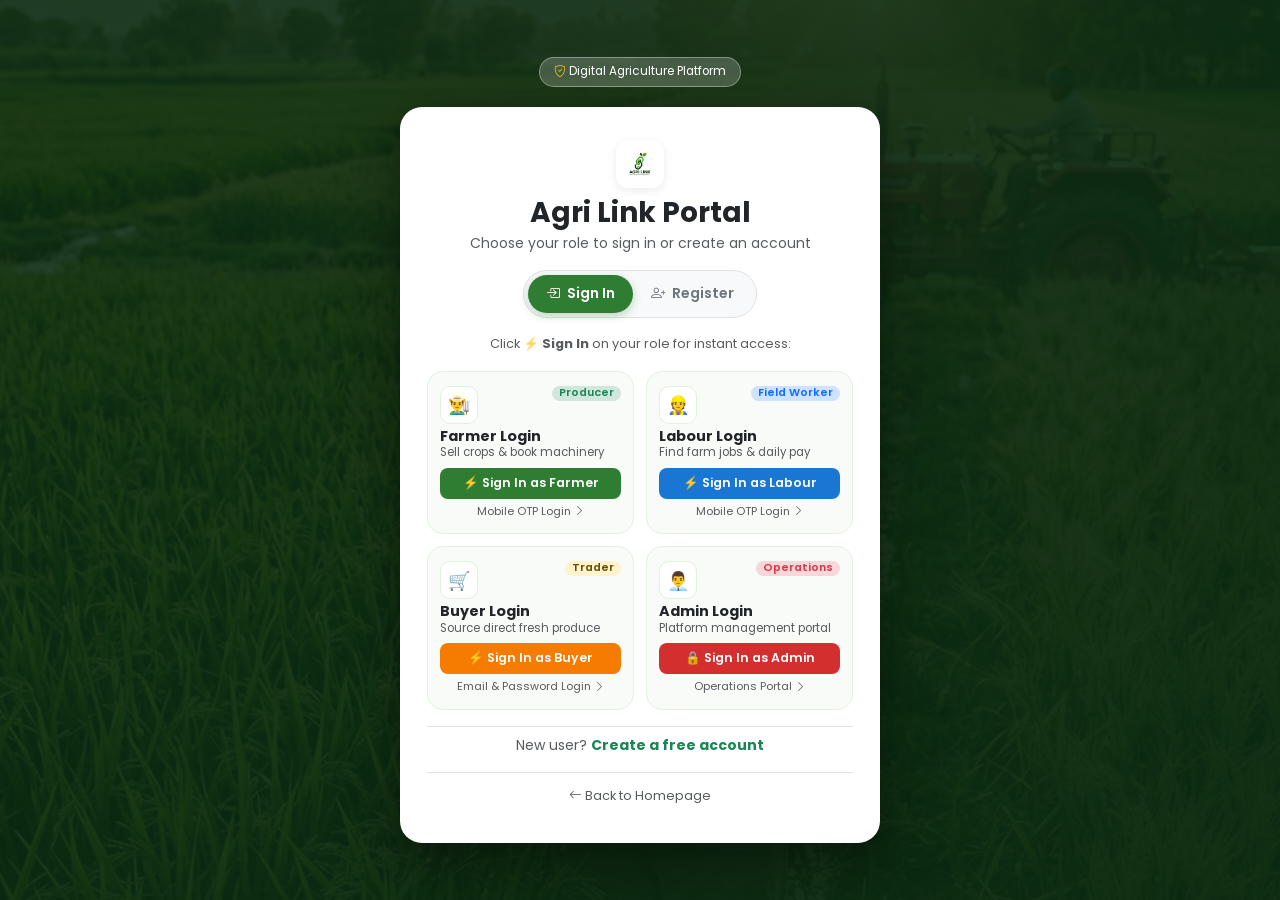
<file: frontend/login.html>
<!DOCTYPE html>
<html lang="en">
<head>
    <meta charset="UTF-8">
    <meta name="viewport" content="width=device-width, initial-scale=1.0">
    <title>Sign In & Register — Agri Link</title>
    <meta name="description" content="Secure Login and Registration portal for Agri Link — Farmers, Labourers, Buyers, and Platform Administrators.">
    <!-- Google Fonts -->
    <link rel="preconnect" href="https://fonts.googleapis.com">
    <link rel="preconnect" href="https://fonts.gstatic.com" crossorigin>
    <link href="https://fonts.googleapis.com/css2?family=Poppins:wght@300;400;500;600;700&display=swap" rel="stylesheet">
    <!-- Bootstrap 5 CSS -->
    <link href="https://cdn.jsdelivr.net/npm/bootstrap@5.3.2/dist/css/bootstrap.min.css" rel="stylesheet">
    <!-- Bootstrap Icons -->
    <link href="https://cdn.jsdelivr.net/npm/bootstrap-icons@1.11.2/font/bootstrap-icons.min.css" rel="stylesheet">

    <!-- Embedded High-Priority Styles: Guarantees strict max-width (NEVER enlarged) and immune to cache -->
    <style>
        :root {
            --primary-green: #2E7D32;
            --dark-green: #0A2A12;
            --light-green: #E8F5E9;
            --accent-green: #A5D6A7;
        }
        *, *::before, *::after {
            box-sizing: border-box;
        }
        html, body {
            min-height: 100vh;
            margin: 0;
            padding: 0;
            width: 100%;
        }
        body {
            font-family: 'Poppins', -apple-system, BlinkMacSystemFont, sans-serif;
            background: linear-gradient(135deg, rgba(10, 42, 18, 0.88) 0%, rgba(10, 42, 18, 0.96) 100%),
                        url('images/login_farmer_bg.jpg') center center / cover no-repeat fixed;
            display: flex;
            align-items: center;
            justify-content: center;
            padding: 24px 16px;
        }
        .auth-container {
            width: 100% !important;
            max-width: 480px !important;
            margin: 0 auto !important;
        }
        .auth-card {
            background: #FFFFFF !important;
            border-radius: 22px !important;
            box-shadow: 0 25px 60px rgba(0, 0, 0, 0.35), 0 4px 16px rgba(0, 0, 0, 0.1) !important;
            border: 1px solid rgba(255, 255, 255, 0.9) !important;
            padding: 32px 26px !important;
            width: 100% !important;
            max-width: 480px !important;
            box-sizing: border-box !important;
        }
        @media (max-width: 500px) {
            body {
                padding: 14px 10px;
            }
            .auth-card {
                padding: 24px 18px !important;
                border-radius: 18px !important;
            }
        }
        .auth-brand-badge {
            height: 48px;
            width: auto;
            object-fit: contain;
            background: #FFFFFF;
            border-radius: 12px;
            padding: 4px;
            box-shadow: 0 3px 10px rgba(0, 0, 0, 0.08);
        }
        .badge-subtle-pill {
            background: rgba(255, 255, 255, 0.2);
            border: 1px solid rgba(255, 255, 255, 0.35);
            color: #FFFFFF;
            font-size: 0.74rem;
            padding: 5px 14px;
            border-radius: 30px;
            display: inline-block;
            margin-bottom: 12px;
        }
        /* Top Tabs */
        .auth-tab-btn {
            border: none;
            background: transparent;
            color: #6c757d;
            font-size: 0.88rem;
            font-weight: 600;
            padding: 8px 18px;
            border-radius: 30px;
            transition: all 0.2s ease;
        }
        .auth-tab-btn.active {
            background-color: var(--primary-green);
            color: #FFFFFF;
            box-shadow: 0 3px 8px rgba(46, 125, 50, 0.3);
        }
        /* Role Cards Grid */
        .role-grid-container {
            display: grid;
            grid-template-columns: repeat(2, 1fr);
            gap: 12px;
            margin: 18px 0 16px 0;
        }
        @media (max-width: 420px) {
            .role-grid-container {
                grid-template-columns: 1fr;
            }
        }
        .role-grid-card {
            background: #F8FBF8;
            border: 1.5px solid #E1F2E0;
            border-radius: 16px;
            padding: 14px 12px;
            transition: all 0.2s ease;
            display: flex;
            flex-direction: column;
            justify-content: space-between;
            min-height: 140px;
            position: relative;
        }
        .role-grid-card:hover {
            background: #FFFFFF;
            border-color: #2E7D32;
            transform: translateY(-2px);
            box-shadow: 0 8px 18px rgba(46, 125, 50, 0.12);
        }
        .role-icon-circle {
            width: 38px;
            height: 38px;
            border-radius: 10px;
            background: #FFFFFF;
            border: 1px solid #DDF3DC;
            display: flex;
            align-items: center;
            justify-content: center;
            font-size: 18px;
        }
        .role-tag-badge {
            font-size: 0.68rem;
            font-weight: 600;
            padding: 2px 7px;
            border-radius: 20px;
        }
        .btn-primary-custom {
            background-color: var(--primary-green);
            color: white;
            border: none;
            border-radius: 12px;
            font-weight: 600;
            transition: all 0.2s ease;
        }
        .btn-primary-custom:hover, .btn-primary-custom:focus {
            background-color: #256628;
            color: white;
            box-shadow: 0 4px 12px rgba(46, 125, 50, 0.28);
        }
        .btn-quick-login {
            background-color: #2E7D32;
            color: #ffffff;
            border: none;
            border-radius: 8px;
            font-size: 0.78rem;
            font-weight: 600;
            padding: 6px 10px;
            transition: all 0.18s ease;
        }
        .btn-quick-login:hover {
            background-color: #1B5E20;
            color: #ffffff;
            transform: translateY(-1px);
        }
        .form-control:focus {
            border-color: var(--primary-green);
            box-shadow: 0 0 0 0.2rem rgba(46, 125, 50, 0.18);
        }
    </style>
</head>
<body>

    <div class="auth-container">
        
        <!-- Subtle Top Brand Text on Wallpaper -->
        <div class="text-center mb-2">
            <span class="badge-subtle-pill">
                <i class="bi bi-shield-check text-warning"></i> Digital Agriculture Platform
            </span>
        </div>

        <!-- ==========================================
             MAIN CENTERED AUTH CARD (STRICT 480px MAX-WIDTH)
             ========================================== -->
        <div class="auth-card">
            
            <!-- Brand Logo & Header -->
            <div class="text-center mb-3">
                <a href="index.html" class="d-inline-block mb-2">
                    <img src="images/logo.png" alt="Agri Link Logo" class="auth-brand-badge">
                </a>
                <h3 class="fw-bold text-dark mb-1" id="auth-main-heading">Agri Link Portal</h3>
                <p class="text-muted small mb-0" id="auth-main-subheading">Choose your role to sign in or create an account</p>
            </div>

            <!-- Top Segmented Tab Switcher (Sign In vs Register) -->
            <div class="d-flex justify-content-center mb-3">
                <div class="p-1 bg-light rounded-pill border d-inline-flex">
                    <button type="button" class="auth-tab-btn active" id="tab-login" onclick="switchToSignIn()">
                        <i class="bi bi-box-arrow-in-right me-1"></i> Sign In
                    </button>
                    <button type="button" class="auth-tab-btn" id="tab-register" onclick="switchToRegister()">
                        <i class="bi bi-person-plus me-1"></i> Register
                    </button>
                </div>
            </div>

            <!-- Global Alert Container -->
            <div id="auth-alert" class="alert alert-danger d-none py-2 px-3 small rounded-3 mb-3" role="alert"></div>

            <!-- ==========================================
                 VIEW 1: 4 ROLE SELECTION CARDS (2x2 GRID)
                 ========================================== -->
            <div id="view-role-select">
                <p class="text-muted small text-center mb-2" style="font-size: 0.8rem;">
                    Click <strong>⚡ Sign In</strong> on your role for instant access:
                </p>

                <div class="role-grid-container">
                    
                    <!-- 1. Farmer Login -->
                    <div class="role-grid-card" id="card-farmer" onclick="openLoginForm('farmer')" style="cursor: pointer;">
                        <div>
                            <div class="d-flex justify-content-between align-items-start mb-1">
                                <div class="role-icon-circle">👨‍🌾</div>
                                <span class="badge bg-success-subtle text-success role-tag-badge">Producer</span>
                            </div>
                            <h6 class="fw-bold text-dark mb-0" style="font-size: 0.9rem;">Farmer Login</h6>
                            <p class="text-muted mb-2" style="font-size: 0.72rem; line-height: 1.3;">Sell crops & book machinery</p>
                        </div>
                        <div>
                            <button type="button" class="btn btn-quick-login w-100" onclick="event.stopPropagation(); openLoginForm('farmer')">
                                ⚡ Sign In as Farmer
                            </button>
                            <a href="javascript:void(0)" class="d-block text-center text-muted text-decoration-none mt-1" style="font-size: 11px;" onclick="event.stopPropagation(); openLoginForm('farmer')">
                                Mobile OTP Login <i class="bi bi-chevron-right"></i>
                            </a>
                        </div>
                    </div>

                    <!-- 2. Labour Login -->
                    <div class="role-grid-card" id="card-labour" onclick="openLoginForm('labour')" style="cursor: pointer;">
                        <div>
                            <div class="d-flex justify-content-between align-items-start mb-1">
                                <div class="role-icon-circle">👷</div>
                                <span class="badge bg-primary-subtle text-primary role-tag-badge">Field Worker</span>
                            </div>
                            <h6 class="fw-bold text-dark mb-0" style="font-size: 0.9rem;">Labour Login</h6>
                            <p class="text-muted mb-2" style="font-size: 0.72rem; line-height: 1.3;">Find farm jobs & daily pay</p>
                        </div>
                        <div>
                            <button type="button" class="btn btn-quick-login w-100" style="background-color: #1976D2;" onclick="event.stopPropagation(); openLoginForm('labour')">
                                ⚡ Sign In as Labour
                            </button>
                            <a href="javascript:void(0)" class="d-block text-center text-muted text-decoration-none mt-1" style="font-size: 11px;" onclick="event.stopPropagation(); openLoginForm('labour')">
                                Mobile OTP Login <i class="bi bi-chevron-right"></i>
                            </a>
                        </div>
                    </div>

                    <!-- 3. Buyer Login -->
                    <div class="role-grid-card" id="card-buyer" onclick="openLoginForm('buyer')" style="cursor: pointer;">
                        <div>
                            <div class="d-flex justify-content-between align-items-start mb-1">
                                <div class="role-icon-circle">🛒</div>
                                <span class="badge bg-warning-subtle text-warning-emphasis role-tag-badge">Trader</span>
                            </div>
                            <h6 class="fw-bold text-dark mb-0" style="font-size: 0.9rem;">Buyer Login</h6>
                            <p class="text-muted mb-2" style="font-size: 0.72rem; line-height: 1.3;">Source direct fresh produce</p>
                        </div>
                        <div>
                            <button type="button" class="btn btn-quick-login w-100" style="background-color: #F57C00;" onclick="event.stopPropagation(); openLoginForm('buyer')">
                                ⚡ Sign In as Buyer
                            </button>
                            <a href="javascript:void(0)" class="d-block text-center text-muted text-decoration-none mt-1" style="font-size: 11px;" onclick="event.stopPropagation(); openLoginForm('buyer')">
                                Email & Password Login <i class="bi bi-chevron-right"></i>
                            </a>
                        </div>
                    </div>

                    <!-- 4. Admin Login -->
                    <div class="role-grid-card" id="card-admin" onclick="openLoginForm('admin')" style="cursor: pointer;">
                        <div>
                            <div class="d-flex justify-content-between align-items-start mb-1">
                                <div class="role-icon-circle">👨‍💼</div>
                                <span class="badge bg-danger-subtle text-danger role-tag-badge">Operations</span>
                            </div>
                            <h6 class="fw-bold text-dark mb-0" style="font-size: 0.9rem;">Admin Login</h6>
                            <p class="text-muted mb-2" style="font-size: 0.72rem; line-height: 1.3;">Platform management portal</p>
                        </div>
                        <div>
                            <button type="button" class="btn btn-quick-login w-100" style="background-color: #D32F2F;" onclick="event.stopPropagation(); openLoginForm('admin')">
                                🔒 Sign In as Admin
                            </button>
                            <a href="javascript:void(0)" class="d-block text-center text-muted text-decoration-none mt-1" style="font-size: 11px;" onclick="event.stopPropagation(); openLoginForm('admin')">
                                Operations Portal <i class="bi bi-chevron-right"></i>
                            </a>
                        </div>
                    </div>

                </div>

                <!-- Bottom Switch to Register -->
                <div class="text-center pt-2 border-top">
                    <p class="text-muted small mb-0">
                        New user? 
                        <a href="javascript:void(0)" onclick="switchToRegister()" class="text-success fw-bold text-decoration-none">Create a free account</a>
                    </p>
                </div>
            </div>

            <!-- ==========================================
                 VIEW 2: ROLE LOGIN FORM (CUSTOM MOBILE / OTP / ADMIN)
                 ========================================== -->
            <div id="view-login-form" class="d-none">
                <div class="d-flex justify-content-between align-items-center mb-3 pb-2 border-bottom">
                    <button type="button" class="btn btn-link text-decoration-none text-muted p-0 small fw-semibold" onclick="backToRoles()">
                        <i class="bi bi-arrow-left"></i> Change Role
                    </button>
                    <span class="badge bg-success-subtle text-success px-3 py-2 rounded-pill fw-bold" id="active-role-pill">
                        👨‍🌾 Farmer Login
                    </span>
                </div>

                <!-- Step 1: Mobile Form (Farmer, Labour) -->
                <form id="auth-step-1">
                    <input type="hidden" id="auth-role" value="farmer">
                    <div class="text-center mb-3">
                        <h6 class="fw-bold text-dark mb-1" id="role-heading">Welcome, Farmer</h6>
                        <p class="text-muted small mb-0" id="role-desc">Enter your 10-digit mobile number to access your account.</p>
                    </div>

                    <div class="mb-3">
                        <label class="form-label small fw-semibold text-muted">Mobile Number</label>
                        <div class="input-group">
                            <span class="input-group-text bg-light border border-end-0 rounded-start-3 text-muted fw-semibold">+91</span>
                            <input type="tel" id="auth-mobile" class="form-control border rounded-end-3 p-2 fs-6" placeholder="Enter 10-digit number" pattern="[0-9]{10}" maxlength="10" required value="9842199881">
                        </div>
                        <div class="d-flex justify-content-between align-items-center mt-1">
                            <small class="text-muted" style="font-size: 11px;">Registered demo: <strong id="demo-num-hint" class="text-success" role="button" onclick="useDemoNumber()">9842199881</strong></small>
                            <small><a href="javascript:void(0)" class="text-success text-decoration-none" onclick="useDemoNumber()">Auto-fill</a></small>
                        </div>
                    </div>

                    <button type="submit" id="btn-send-otp" class="btn btn-primary-custom w-100 py-2 mt-1 fw-semibold">
                        Send Verification OTP <i class="bi bi-arrow-right ms-1"></i>
                    </button>
                </form>

                <!-- Step 2: Dynamic OTP Form (Farmer, Labour) -->
                <form id="auth-step-2" class="d-none">
                    <div class="text-center mb-2">
                        <h6 class="fw-bold text-dark mb-1">Enter Verification Code</h6>
                        <p class="text-muted small mb-1">Code sent to +91 <strong id="display-mobile">9842199881</strong>.</p>
                    </div>

                    <div id="otp-info-banner" class="alert alert-success-subtle border border-success-subtle text-success small py-2 mb-3 text-center" style="background-color: #E8F5E9;">
                        <i class="bi bi-shield-check me-1"></i> Generating secure OTP code...
                    </div>

                    <div class="mb-3">
                        <label class="form-label small fw-semibold text-muted text-center d-block">Enter 6-Digit Code</label>
                        <input type="text" id="auth-otp" class="form-control text-center fs-4 fw-bold tracking-widest mx-auto rounded-3" style="letter-spacing: 6px; max-width: 220px;" maxlength="6" pattern="[0-9]{6}" placeholder="••••••" required autocomplete="one-time-code">
                    </div>

                    <button type="submit" id="btn-verify-otp" class="btn btn-primary-custom w-100 py-2 fw-semibold">
                        Verify & Enter Dashboard <i class="bi bi-box-arrow-in-right ms-1"></i>
                    </button>

                    <div class="d-flex justify-content-between align-items-center mt-3 pt-2 border-top">
                        <a href="javascript:void(0)" class="small text-muted text-decoration-none" onclick="resendCurrentOTP()"><i class="bi bi-arrow-repeat me-1"></i>Resend OTP</a>
                        <a href="javascript:void(0)" class="small text-muted text-decoration-none" onclick="editMobileNumber()"><i class="bi bi-pencil me-1"></i>Edit Number</a>
                    </div>
                </form>

                <!-- Buyer Email & Password Login Form -->
                <form id="auth-buyer-form" class="d-none">
                    <div class="text-center mb-3">
                        <h6 class="fw-bold text-warning-emphasis mb-1">Produce Buyer Portal</h6>
                        <p class="text-muted small mb-0">Sign in with your verified email and password.</p>
                    </div>

                    <div class="mb-3">
                        <label class="form-label small fw-semibold text-muted">Buyer Email Address</label>
                        <div class="input-group">
                            <span class="input-group-text bg-light border border-end-0 rounded-start-3 text-muted"><i class="bi bi-envelope"></i></span>
                            <input type="email" id="buyer-email" class="form-control border rounded-end-3 p-2" placeholder="buyer@agrilink.in" required value="buyer@agrilink.in">
                        </div>
                    </div>

                    <div class="mb-3">
                        <label class="form-label small fw-semibold text-muted">Password</label>
                        <div class="input-group">
                            <span class="input-group-text bg-light border border-end-0 rounded-start-3 text-muted"><i class="bi bi-shield-lock"></i></span>
                            <input type="password" id="buyer-password" class="form-control border rounded-end-3 p-2" placeholder="••••••••••••" required value="Buyer@2026">
                        </div>
                        <small class="text-muted mt-1 d-block" style="font-size: 11px;">Verified Buyer demo: <strong class="text-warning-emphasis" style="cursor: pointer;" onclick="document.getElementById('buyer-password').value='Buyer@2026'">Buyer@2026</strong></small>
                    </div>

                    <button type="submit" id="btn-buyer-submit" class="btn btn-warning w-100 py-2 mt-2 fw-semibold text-white" style="background-color: #F57C00; border-color: #F57C00;">
                        Sign In as Buyer <i class="bi bi-box-arrow-in-right ms-1"></i>
                    </button>
                </form>

                <!-- Admin Operations Form (Username/Password) -->
                <form id="auth-admin-form" class="d-none">
                    <div class="text-center mb-3">
                        <h6 class="fw-bold text-danger mb-1">Administrator Portal</h6>
                        <p class="text-muted small mb-0">Authorized operations personnel only.</p>
                    </div>

                    <div class="mb-3">
                        <label class="form-label small fw-semibold text-muted">Admin Username</label>
                        <div class="input-group">
                            <span class="input-group-text bg-light border border-end-0 rounded-start-3 text-muted"><i class="bi bi-person-badge"></i></span>
                            <input type="text" id="admin-username" class="form-control border rounded-end-3 p-2" placeholder="admin" required value="admin">
                        </div>
                    </div>

                    <div class="mb-3">
                        <label class="form-label small fw-semibold text-muted">Master Password</label>
                        <div class="input-group">
                            <span class="input-group-text bg-light border border-end-0 rounded-start-3 text-muted"><i class="bi bi-shield-lock"></i></span>
                            <input type="password" id="admin-password" class="form-control border rounded-end-3 p-2" placeholder="AdminMaster@2026" required value="AdminMaster@2026">
                        </div>
                        <small class="text-muted mt-1 d-block" style="font-size: 11px;">Operations credentials required.</small>
                    </div>

                    <button type="submit" id="btn-admin-submit" class="btn btn-danger w-100 py-2 mt-2 fw-semibold">
                        Sign In to Operations Portal <i class="bi bi-shield-lock-fill ms-1"></i>
                    </button>
                </form>
            </div>

            <!-- ==========================================
                 VIEW 3: REGISTRATION VIEW
                 ========================================== -->
            <div id="view-register" class="d-none">
                
                <!-- Notice Banner: Already have account? -->
                <div class="alert alert-success-subtle border border-success-subtle py-2 px-3 mb-3 rounded-3 d-flex justify-content-between align-items-center" style="background-color: #E8F5E9;">
                    <small class="text-success fw-semibold">
                        <i class="bi bi-info-circle me-1"></i> Already registered?
                    </small>
                    <button type="button" class="btn btn-sm btn-success py-0 px-2 fw-semibold" style="font-size: 11px;" onclick="switchToSignIn()">
                        Sign In Now →
                    </button>
                </div>

                <div class="text-center mb-3">
                    <h6 class="fw-bold text-dark mb-1">Create an Account</h6>
                    <p class="text-muted small mb-0">Fill in your details below to create your account.</p>
                </div>

                <form id="form-register">
                    <div class="mb-3">
                        <label class="form-label small fw-semibold text-muted">I want to register as</label>
                        <div class="row g-2">
                            <div class="col-4">
                                <input type="radio" class="btn-check" name="reg-role" id="reg-role-farmer" value="farmer" checked>
                                <label class="btn btn-outline-success btn-sm w-100 py-2 rounded-3 text-center fw-semibold" for="reg-role-farmer">
                                    👨‍🌾 Farmer
                                </label>
                            </div>
                            <div class="col-4">
                                <input type="radio" class="btn-check" name="reg-role" id="reg-role-labour" value="labour">
                                <label class="btn btn-outline-success btn-sm w-100 py-2 rounded-3 text-center fw-semibold" for="reg-role-labour">
                                    👷 Labour
                                </label>
                            </div>
                            <div class="col-4">
                                <input type="radio" class="btn-check" name="reg-role" id="reg-role-buyer" value="buyer">
                                <label class="btn btn-outline-success btn-sm w-100 py-2 rounded-3 text-center fw-semibold" for="reg-role-buyer">
                                    🛒 Buyer
                                </label>
                            </div>
                        </div>
                    </div>

                    <div class="mb-3">
                        <label class="form-label small fw-semibold text-muted">Full Name</label>
                        <input type="text" id="reg-name" class="form-control rounded-3 p-2" placeholder="e.g. Ramesh Patel" required value="Ramesh Patel">
                    </div>

                    <div class="mb-3">
                        <label class="form-label small fw-semibold text-muted">Mobile Number</label>
                        <div class="input-group">
                            <span class="input-group-text bg-light border border-end-0 rounded-start-3 text-muted fw-semibold">+91</span>
                            <input type="tel" id="reg-mobile" class="form-control border rounded-end-3 p-2" placeholder="Enter 10-digit number" pattern="[0-9]{10}" maxlength="10" required value="9842199001">
                        </div>
                    </div>

                    <div class="mb-3">
                        <label class="form-label small fw-semibold text-muted">Email Address (Optional for Farmer/Labour, Required for Buyer)</label>
                        <input type="email" id="reg-email" class="form-control rounded-3 p-2" placeholder="e.g. name@example.com">
                    </div>

                    <div class="row g-2 mb-3">
                        <div class="col-6">
                            <label class="form-label small fw-semibold text-muted">Password</label>
                            <input type="password" id="reg-password" class="form-control rounded-3 p-2" placeholder="Min 6 chars" minlength="6" required value="Secret@2026">
                        </div>
                        <div class="col-6">
                            <label class="form-label small fw-semibold text-muted">Confirm Password</label>
                            <input type="password" id="reg-confirm-password" class="form-control rounded-3 p-2" placeholder="Repeat password" minlength="6" required value="Secret@2026">
                        </div>
                    </div>

                    <div class="mb-3">
                        <label class="form-label small fw-semibold text-muted">District / State</label>
                        <input type="text" id="reg-location" class="form-control rounded-3 p-2" placeholder="e.g. Coimbatore, Tamil Nadu" required value="Coimbatore, Tamil Nadu">
                    </div>

                    <button type="submit" id="btn-reg-submit" class="btn btn-primary-custom w-100 py-2 mt-2 fw-semibold">
                        Create Account & Continue <i class="bi bi-arrow-right ms-1"></i>
                    </button>
                </form>

                <div class="text-center pt-3 mt-3 border-top">
                    <p class="text-muted small mb-0">
                        Already have an account? 
                        <a href="javascript:void(0)" onclick="switchToSignIn()" class="text-success fw-bold text-decoration-none">Sign in here</a>
                    </p>
                </div>
            </div>

            <!-- Back to Homepage Navigation Link -->
            <div class="text-center mt-3 pt-2 border-top">
                <a href="index.html" class="btn btn-link btn-sm text-muted text-decoration-none" style="font-size: 0.8rem;">
                    <i class="bi bi-arrow-left"></i> Back to Homepage
                </a>
            </div>

        </div>
    </div>

    <!-- Bootstrap 5 JS -->
    <script src="https://cdn.jsdelivr.net/npm/bootstrap@5.3.2/dist/js/bootstrap.bundle.min.js"></script>

    <script>
    const isLocalhost = window.location.hostname === 'localhost' || window.location.hostname === '127.0.0.1';
    const API_BASE = (window.location.protocol === 'file:' || (isLocalhost && window.location.port && window.location.port !== '8000')) 
        ? 'http://127.0.0.1:8000' 
        : '';

    const roleMeta = {
        'farmer': { emoji: '👨‍🌾', label: 'Farmer Login', heading: 'Welcome, Farmer', desc: 'Enter your 10-digit mobile number to access your farm dashboard.', demoPhone: '9842199881', badgeClass: 'bg-success-subtle text-success' },
        'labour': { emoji: '👷', label: 'Labour Login', heading: 'Welcome, Labour Partner', desc: 'Enter your 10-digit mobile number to view farm jobs and shifts.', demoPhone: '9842199883', badgeClass: 'bg-primary-subtle text-primary' },
        'buyer': { emoji: '🛒', label: 'Buyer Login', heading: 'Welcome, Produce Buyer', desc: 'Enter your email and password to source crops from farms.', demoPhone: '', badgeClass: 'bg-warning-subtle text-warning-emphasis' },
        'admin': { emoji: '👨‍💼', label: 'Admin Login', heading: 'Administrator Portal', desc: 'Enter operations credentials to manage platform infrastructure.', demoPhone: '', badgeClass: 'bg-danger-subtle text-danger' }
    };

    function showAlert(msg, isError = true) {
        const el = document.getElementById('auth-alert');
        if (!el) return;
        el.className = isError ? 'alert alert-danger py-2 px-3 small rounded-3 mb-3' : 'alert alert-success py-2 px-3 small rounded-3 mb-3';
        el.innerHTML = msg;
        el.classList.remove('d-none');
    }

    function clearAlert() {
        const el = document.getElementById('auth-alert');
        if (el) el.classList.add('d-none');
    }

    function switchToSignIn() {
        clearAlert();
        document.getElementById('tab-login').classList.add('active');
        document.getElementById('tab-register').classList.remove('active');

        document.getElementById('auth-main-heading').textContent = "Agri Link Portal";
        document.getElementById('auth-main-subheading').textContent = "Choose your role to sign in or create an account";

        document.getElementById('view-register').classList.add('d-none');
        document.getElementById('view-login-form').classList.add('d-none');
        document.getElementById('view-role-select').classList.remove('d-none');

        if (window.history.replaceState) {
            window.history.replaceState(null, null, window.location.pathname);
        }
    }

    function switchToRegister() {
        clearAlert();
        document.getElementById('tab-register').classList.add('active');
        document.getElementById('tab-login').classList.remove('active');

        document.getElementById('auth-main-heading').textContent = "Join Agri Link";
        document.getElementById('auth-main-subheading').textContent = "Create your digital agricultural account";

        document.getElementById('view-role-select').classList.add('d-none');
        document.getElementById('view-login-form').classList.add('d-none');
        document.getElementById('view-register').classList.remove('d-none');
    }

    function backToRoles() {
        switchToSignIn();
    }

    function useDemoNumber() {
        const role = document.getElementById('auth-role').value || 'farmer';
        const meta = roleMeta[role] || roleMeta['farmer'];
        if (meta.demoPhone) {
            document.getElementById('auth-mobile').value = meta.demoPhone;
        }
    }

    // Open detailed login form
    function openLoginForm(roleKey) {
        clearAlert();
        document.getElementById('auth-role').value = roleKey;
        const meta = roleMeta[roleKey] || roleMeta['farmer'];

        const pill = document.getElementById('active-role-pill');
        pill.textContent = `${meta.emoji} ${meta.label}`;
        pill.className = `badge ${meta.badgeClass} px-3 py-2 rounded-pill fw-bold`;

        document.getElementById('view-role-select').classList.add('d-none');
        document.getElementById('view-register').classList.add('d-none');
        document.getElementById('view-login-form').classList.remove('d-none');

        if (roleKey === 'admin') {
            document.getElementById('auth-step-1').classList.add('d-none');
            document.getElementById('auth-step-2').classList.add('d-none');
            document.getElementById('auth-buyer-form').classList.add('d-none');
            document.getElementById('auth-admin-form').classList.remove('d-none');
            const admInput = document.getElementById('admin-username');
            if (admInput) admInput.focus();
        } else if (roleKey === 'buyer') {
            document.getElementById('auth-step-1').classList.add('d-none');
            document.getElementById('auth-step-2').classList.add('d-none');
            document.getElementById('auth-admin-form').classList.add('d-none');
            document.getElementById('auth-buyer-form').classList.remove('d-none');
            const buyerInput = document.getElementById('buyer-email');
            if (buyerInput) buyerInput.focus();
        } else {
            document.getElementById('auth-buyer-form').classList.add('d-none');
            document.getElementById('auth-admin-form').classList.add('d-none');
            document.getElementById('auth-step-1').classList.remove('d-none');
            document.getElementById('auth-step-2').classList.add('d-none');
            document.getElementById('role-heading').textContent = meta.heading;
            document.getElementById('role-desc').textContent = meta.desc;
            if (meta.demoPhone) {
                document.getElementById('auth-mobile').value = meta.demoPhone;
                const hint = document.getElementById('demo-num-hint');
                if (hint) hint.textContent = meta.demoPhone;
            }
            document.getElementById('auth-mobile').focus();
        }
    }

    function editMobileNumber() {
        document.getElementById('auth-step-2').classList.add('d-none');
        document.getElementById('auth-step-1').classList.remove('d-none');
        document.getElementById('auth-mobile').focus();
    }

    async function resendCurrentOTP() {
        const mobile = document.getElementById('auth-mobile').value.trim();
        const role = document.getElementById('auth-role').value || 'farmer';
        const banner = document.getElementById('otp-info-banner');
        if (banner) {
            banner.innerHTML = `<span class="spinner-border spinner-border-sm me-1"></span> Requesting new verification OTP...`;
        }

        const fullPhone = mobile.startsWith('+91') ? mobile : `+91${mobile}`;
        try {
                const resp = await fetch(`${API_BASE}/api/v1/accounts/otp/send/`, {
                    method: 'POST',
                    headers: { 'Content-Type': 'application/json' },
                    body: JSON.stringify({ phone: fullPhone, role: role, purpose: 'login' })
                });
                const data = await resp.json();
                const devOtp = data.dev_otp || (data.data && data.data.dev_otp);
                if (resp.ok && data.success) {
                    if (devOtp) {
                        banner.innerHTML = `<i class="bi bi-shield-check me-1"></i> New OTP generated: <strong class="fs-6">${devOtp}</strong><br><button type="button" class="btn btn-sm btn-success py-0 px-2 mt-1 fw-semibold" onclick="document.getElementById('auth-otp').value='${devOtp}'; document.getElementById('auth-otp').dispatchEvent(new Event('input', {bubbles:true}));">Auto-fill ${devOtp}</button>`;
                        const otpEl = document.getElementById('auth-otp');
                        if (otpEl) {
                            otpEl.value = devOtp;
                            otpEl.dispatchEvent(new Event('input', { bubbles: true }));
                            otpEl.dispatchEvent(new Event('change', { bubbles: true }));
                        }
                    } else {
                        banner.innerHTML = `<i class="bi bi-check-circle me-1"></i> Fresh OTP sent via SMS to +91 ${mobile}`;
                    }
                } else {
                    const err = data.message || data.error || data.detail || "Failed to resend OTP.";
                    showAlert(err);
                }
        } catch(e) {
            showAlert("Network error while resending OTP.");
        }
    }



    // Step 1: Submit Mobile -> Send OTP
    document.getElementById('auth-step-1').addEventListener('submit', async (e) => {
        e.preventDefault();
        clearAlert();
        const mobile = document.getElementById('auth-mobile').value.trim();
        const role = document.getElementById('auth-role').value || 'farmer';
        const sendBtn = document.getElementById('btn-send-otp');

        if (!/^[0-9]{10}$/.test(mobile)) {
            showAlert("Please enter a valid 10-digit mobile number.");
            return;
        }

        const originalBtnText = sendBtn.innerHTML;
        sendBtn.disabled = true;
        sendBtn.innerHTML = `<span class="spinner-border spinner-border-sm me-2"></span>Sending Secure OTP...`;

        try {
            const fullPhone = mobile.startsWith('+91') ? mobile : `+91${mobile}`;
            const response = await fetch(`${API_BASE}/api/v1/accounts/otp/send/`, {
                method: 'POST',
                headers: { 'Content-Type': 'application/json' },
                body: JSON.stringify({ phone: fullPhone, role: role, purpose: 'login' })
            });
            const resData = await response.json();
            const devOtp = resData.dev_otp || (resData.data && resData.data.dev_otp);

            if (response.ok && resData.success) {
                document.getElementById('display-mobile').textContent = mobile;
                const banner = document.getElementById('otp-info-banner');
                if (devOtp) {
                    banner.innerHTML = `<i class="bi bi-shield-check me-1"></i> Code generated: <strong class="fs-6 text-dark">${devOtp}</strong> (Valid 5 mins)<br><button type="button" class="btn btn-success btn-sm py-0 px-3 mt-1 fw-semibold" onclick="document.getElementById('auth-otp').value='${devOtp}'; document.getElementById('auth-otp').dispatchEvent(new Event('input', {bubbles:true}));">Click to Auto-fill ${devOtp}</button>`;
                    const otpEl = document.getElementById('auth-otp');
                    if (otpEl) {
                        otpEl.value = devOtp;
                        otpEl.dispatchEvent(new Event('input', { bubbles: true }));
                        otpEl.dispatchEvent(new Event('change', { bubbles: true }));
                    }
                } else {
                    banner.innerHTML = `<i class="bi bi-check-circle me-1"></i> 6-digit verification code sent via SMS to +91 ${mobile}`;
                }

                document.getElementById('auth-step-1').classList.add('d-none');
                document.getElementById('auth-step-2').classList.remove('d-none');
                document.getElementById('auth-otp').focus();
            } else {
                let err = resData.message || resData.error || resData.detail || "Unable to send verification OTP.";
                if (resData.errors) {
                    if (typeof resData.errors === 'string') {
                        err = resData.errors;
                    } else if (typeof resData.errors === 'object') {
                        const firstErr = Object.values(resData.errors).flat()[0];
                        if (firstErr) err = firstErr;
                    }
                }
                showAlert(err);
            }
        } catch(err) {
            showAlert("Network error connecting to backend: " + err.message);
        } finally {
            sendBtn.disabled = false;
            sendBtn.innerHTML = originalBtnText;
        }
    });

    // Step 2: Submit OTP Verification
    document.getElementById('auth-step-2').addEventListener('submit', async (e) => {
        e.preventDefault();
        clearAlert();
        const otp = document.getElementById('auth-otp').value.trim();
        const role = document.getElementById('auth-role').value || 'farmer';
        const mobile = document.getElementById('auth-mobile').value.trim();
        const verifyBtn = document.getElementById('btn-verify-otp');

        if (!/^[0-9]{6}$/.test(otp)) {
            showAlert("Please enter the 6-digit verification code.");
            return;
        }

        const originalBtnText = verifyBtn.innerHTML;
        verifyBtn.disabled = true;
        verifyBtn.innerHTML = `<span class="spinner-border spinner-border-sm me-2"></span>Verifying Credentials...`;

        try {
            const fullPhone = mobile.startsWith('+91') ? mobile : `+91${mobile}`;
            const response = await fetch(`${API_BASE}/api/v1/accounts/otp/verify/`, {
                method: 'POST',
                headers: { 'Content-Type': 'application/json' },
                body: JSON.stringify({ phone: fullPhone, otp: otp, role: role })
            });
            const resData = await response.json();

            if (response.ok && resData.success && resData.data && resData.data.token) {
                localStorage.setItem('token', resData.data.token);
                localStorage.setItem('isLoggedIn', 'true');
                localStorage.setItem('userRole', resData.data.role);
                localStorage.setItem('userName', resData.data.name || '');
                localStorage.setItem('userMobile', resData.data.phone || mobile);
                localStorage.setItem('userId', resData.data.user_id || '');

                showAlert(`<i class="bi bi-check-circle-fill me-1"></i> Verification successful! Opening ${resData.data.role} dashboard...`, false);
                setTimeout(() => {
                    window.location.href = resData.data.redirect_url || (role + "_dashboard.html");
                }, 300);
            } else {
                showAlert(resData.error || "Verification failed. The code may be incorrect or expired.");
            }
        } catch(err) {
            showAlert("Network error during verification: " + err.message);
        } finally {
            verifyBtn.disabled = false;
            verifyBtn.innerHTML = originalBtnText;
        }
    });

    // Admin Password Form Submit
    document.getElementById('auth-admin-form').addEventListener('submit', async (e) => {
        e.preventDefault();
        clearAlert();
        const username = document.getElementById('admin-username').value.trim();
        const password = document.getElementById('admin-password').value;
        const adminBtn = document.getElementById('btn-admin-submit');

        const originalBtnText = adminBtn.innerHTML;
        adminBtn.disabled = true;
        adminBtn.innerHTML = `<span class="spinner-border spinner-border-sm me-2"></span>Authenticating Operations Staff...`;

        try {
            const response = await fetch(`${API_BASE}/api/v1/accounts/login/`, {
                method: 'POST',
                headers: { 'Content-Type': 'application/json' },
                credentials: 'include',
                body: JSON.stringify({ username: username, password: password, role: 'admin' })
            });
            const resData = await response.json();

            if (response.ok && resData.success && resData.data && resData.data.token) {
                localStorage.setItem('token', resData.data.token);
                localStorage.setItem('isLoggedIn', 'true');
                localStorage.setItem('userRole', 'admin');
                localStorage.setItem('userName', resData.data.name || 'Admin');
                localStorage.setItem('userId', resData.data.user_id || '');

                showAlert(`<i class="bi bi-shield-check me-1"></i> Admin authorization verified! Redirecting to Operations Portal...`, false);
                setTimeout(() => {
                    window.location.href = resData.data.redirect_url || "admin_dashboard.html";
                }, 300);
            } else {
                showAlert(resData.error || resData.message || "Access denied. Valid administrator credentials required.");
            }
        } catch(err) {
            showAlert("Network error during administrative login: " + err.message);
        } finally {
            adminBtn.disabled = false;
            adminBtn.innerHTML = originalBtnText;
        }
    });

    // Buyer Email/Password Form Submit
    const buyerForm = document.getElementById('auth-buyer-form');
    if (buyerForm) {
        buyerForm.addEventListener('submit', async (e) => {
            e.preventDefault();
            clearAlert();
            const email = document.getElementById('buyer-email').value.trim();
            const password = document.getElementById('buyer-password').value;
            const buyerBtn = document.getElementById('btn-buyer-submit');

            const originalBtnText = buyerBtn.innerHTML;
            buyerBtn.disabled = true;
            buyerBtn.innerHTML = `<span class="spinner-border spinner-border-sm me-2"></span>Authenticating Buyer...`;

            try {
                const response = await fetch(`${API_BASE}/api/v1/accounts/login/`, {
                    method: 'POST',
                    headers: { 'Content-Type': 'application/json' },
                    credentials: 'include',
                    body: JSON.stringify({ identifier: email, email: email, password: password, role: 'buyer' })
                });
                const resData = await response.json();

                if (response.ok && resData.success && resData.data && resData.data.token) {
                    localStorage.setItem('token', resData.data.token);
                    localStorage.setItem('isLoggedIn', 'true');
                    localStorage.setItem('userRole', 'buyer');
                    localStorage.setItem('userName', resData.data.name || 'Produce Buyer');
                    localStorage.setItem('userMobile', resData.data.phone || '');
                    localStorage.setItem('userId', resData.data.user_id || '');

                    showAlert(`<i class="bi bi-check-circle-fill me-1"></i> Verified as Buyer! Opening dashboard...`, false);
                    setTimeout(() => {
                        window.location.href = resData.data.redirect_url || "buyer_dashboard.html";
                    }, 300);
                } else {
                    showAlert(resData.error || resData.message || "Buyer authentication failed. Please check your credentials.");
                }
            } catch(err) {
                showAlert("Network error during buyer login: " + err.message);
            } finally {
                buyerBtn.disabled = false;
                buyerBtn.innerHTML = originalBtnText;
            }
        });
    }

    // Registration Form Submit
    document.getElementById('form-register').addEventListener('submit', async (e) => {
        e.preventDefault();
        clearAlert();
        const selectedRoleRadio = document.querySelector('input[name="reg-role"]:checked');
        const role = selectedRoleRadio ? selectedRoleRadio.value : 'farmer';
        const name = document.getElementById('reg-name').value.trim();
        const mobile = document.getElementById('reg-mobile').value.trim();
        const email = document.getElementById('reg-email') ? document.getElementById('reg-email').value.trim() : '';
        const password = document.getElementById('reg-password').value;
        const confirmPassword = document.getElementById('reg-confirm-password').value;
        const location = document.getElementById('reg-location').value.trim();
        const regBtn = document.getElementById('btn-reg-submit');

        if (!/^[0-9]{10}$/.test(mobile)) {
            showAlert("Please enter a valid 10-digit Indian mobile number.");
            return;
        }
        if (role === 'buyer' && !email) {
            showAlert("Please enter a valid email address for buyer account registration.");
            return;
        }
        if (password.length < 6) {
            showAlert("Password must be at least 6 characters long.");
            return;
        }
        if (password !== confirmPassword) {
            showAlert("Passwords do not match. Please re-enter.");
            return;
        }

        const originalBtnText = regBtn.innerHTML;
        regBtn.disabled = true;
        regBtn.innerHTML = `<span class="spinner-border spinner-border-sm me-2"></span>Creating Digital Account...`;

        try {
            const response = await fetch(`${API_BASE}/api/v1/accounts/register/`, {
                method: 'POST',
                headers: { 'Content-Type': 'application/json' },
                body: JSON.stringify({
                    name: name,
                    phone: mobile,
                    email: email,
                    password: password,
                    confirm_password: confirmPassword,
                    role: role,
                    district: location
                })
            });
            const resData = await response.json();

            if (response.ok && resData.success && resData.data && resData.data.token) {
                localStorage.setItem('token', resData.data.token);
                localStorage.setItem('isLoggedIn', 'true');
                localStorage.setItem('userRole', resData.data.role);
                localStorage.setItem('userName', resData.data.name || name);
                localStorage.setItem('userMobile', resData.data.phone || mobile);
                localStorage.setItem('userId', resData.data.user_id || '');

                showAlert(`<i class="bi bi-check-circle-fill me-1"></i> Registration successful! Welcome, ${resData.data.name}. Redirecting...`, false);
                setTimeout(() => {
                    window.location.href = resData.data.redirect_url || (role + "_dashboard.html");
                }, 400);
            } else {
                const err = resData.error || "Registration failed.";
                if (err.includes("already exists")) {
                    showAlert(`${err} <br><button type="button" class="btn btn-sm btn-outline-danger py-0 px-2 mt-1" onclick="switchToSignIn()">Click to Sign In with this number</button>`);
                } else {
                    showAlert(err);
                }
            }
        } catch(err) {
            showAlert("Network error during registration: " + err.message);
        } finally {
            regBtn.disabled = false;
            regBtn.innerHTML = originalBtnText;
        }
    });

    // Check query params on page load
    const params = new URLSearchParams(window.location.search);
    const roleParam = params.get('role');
    const actionParam = params.get('action');

    if (actionParam === 'register') {
        switchToRegister();
    } else if (roleParam && roleMeta[roleParam]) {
        openLoginForm(roleParam);
    } else {
        switchToSignIn();
    }
    </script>
</body>
</html>
</file>
<file: frontend/css/role-badge.css>
/* ============================================================
   Agri Link — Reusable Dashboard Role Badges
   Consistent styling for role identification across all dashboards
   ============================================================ */

dashboard-role-badge {
    display: inline-block;
}

.sidebar-role-badge {
    display: inline-flex;
    align-items: center;
    gap: 6px;
    font-family: inherit;
    font-weight: 700;
    font-size: 0.73rem;
    letter-spacing: 0.5px;
    text-transform: uppercase;
    padding: 3px 10px;
    border-radius: 12px;
    margin-top: 4px;
    line-height: 1.4;
    white-space: nowrap;
    user-select: none;
    transition: transform 0.18s ease, box-shadow 0.18s ease;
}

.sidebar-role-badge:hover {
    transform: translateY(-1px);
}

.sidebar-role-badge .role-badge-icon {
    font-size: 0.85rem;
    line-height: 1;
    display: inline-flex;
    align-items: center;
    justify-content: center;
}

.sidebar-role-badge .role-badge-text {
    display: inline-block;
}

/* 1. FARMER BADGE (Green color family) */
.sidebar-role-badge--farmer {
    background-color: #43A047;
    color: #FFFFFF !important;
    box-shadow: 0 2px 6px rgba(67, 160, 71, 0.35);
}

/* 2. LABOUR BADGE (Blue color family) */
.sidebar-role-badge--labour {
    background-color: #1976D2;
    color: #FFFFFF !important;
    box-shadow: 0 2px 6px rgba(25, 118, 210, 0.35);
}

/* 3. BUYER BADGE (Orange / Yellow color family) */
.sidebar-role-badge--buyer {
    background-color: #FFB300;
    color: #1A202C !important;
    box-shadow: 0 2px 6px rgba(255, 179, 0, 0.35);
}

/* 4. ADMIN BADGE (Red color family) */
.sidebar-role-badge--admin {
    background-color: #D32F2F;
    color: #FFFFFF !important;
    box-shadow: 0 2px 6px rgba(211, 47, 47, 0.35);
}
</file>
